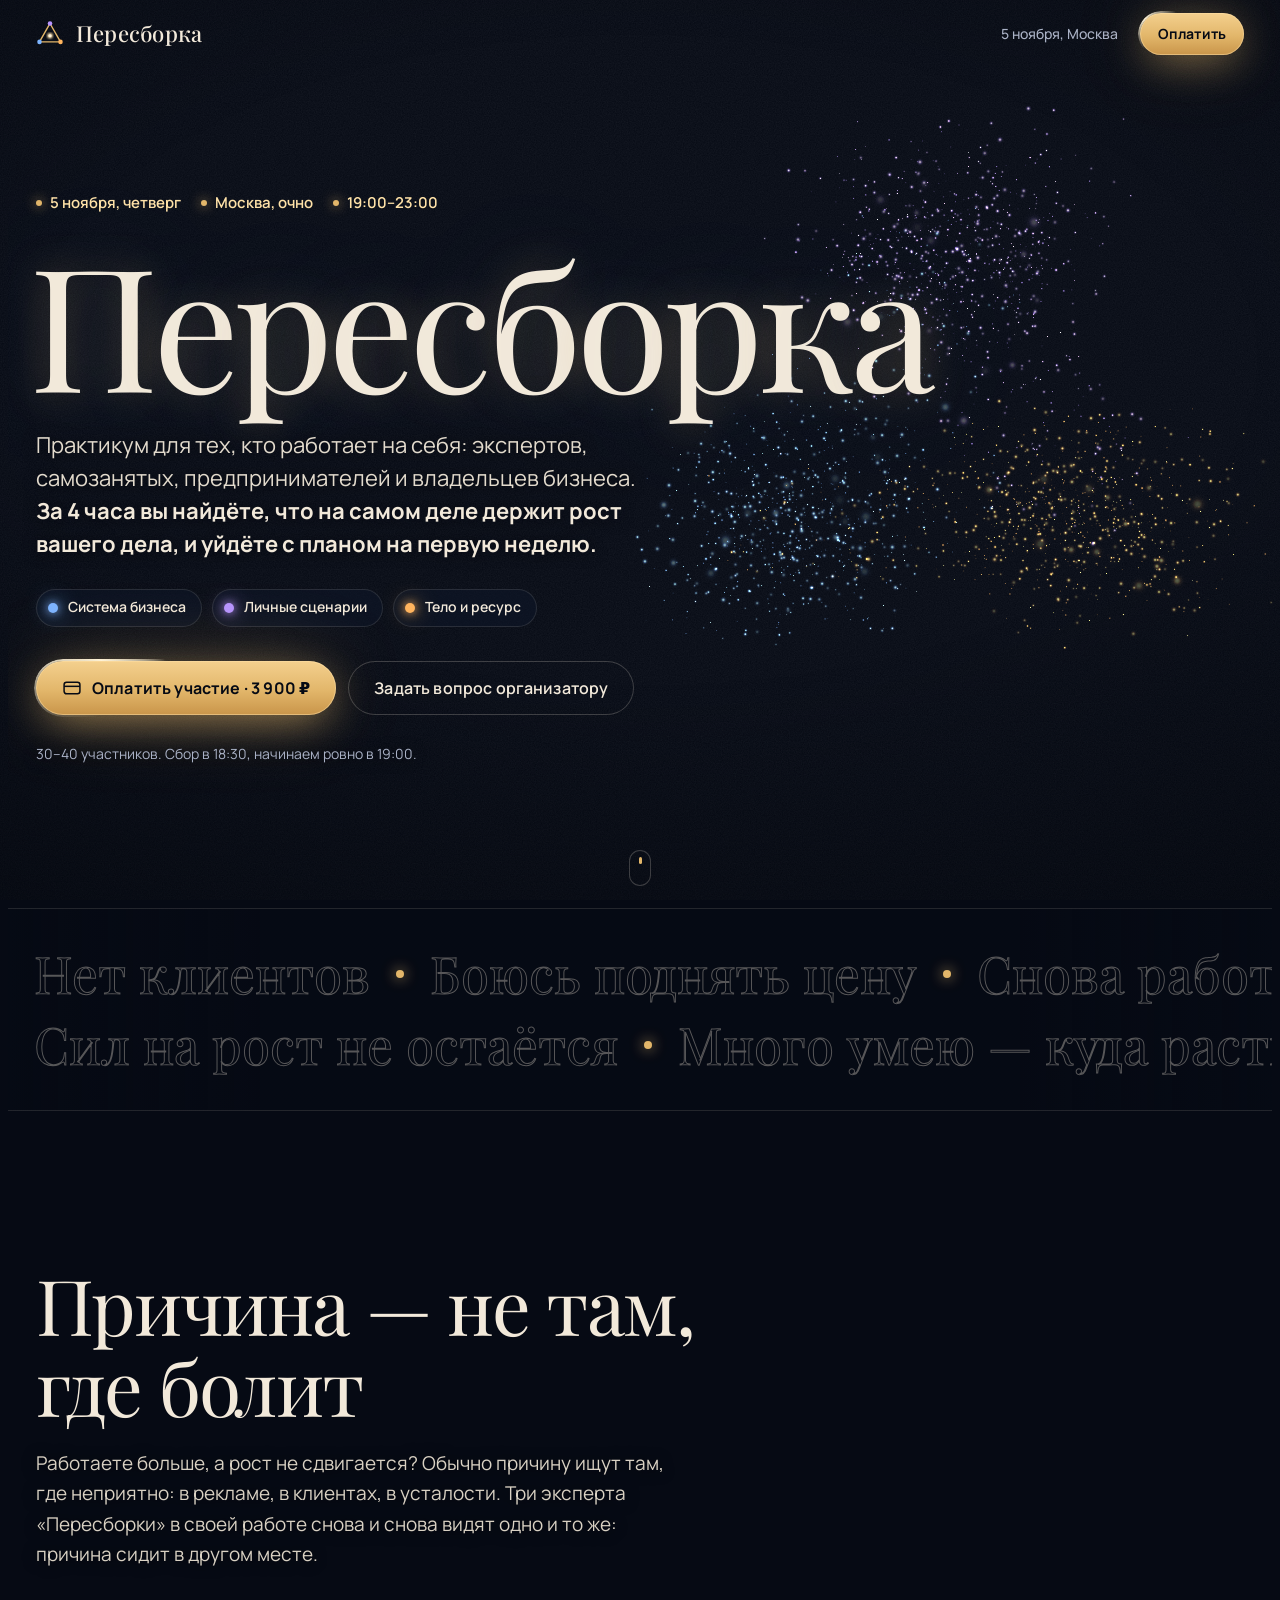
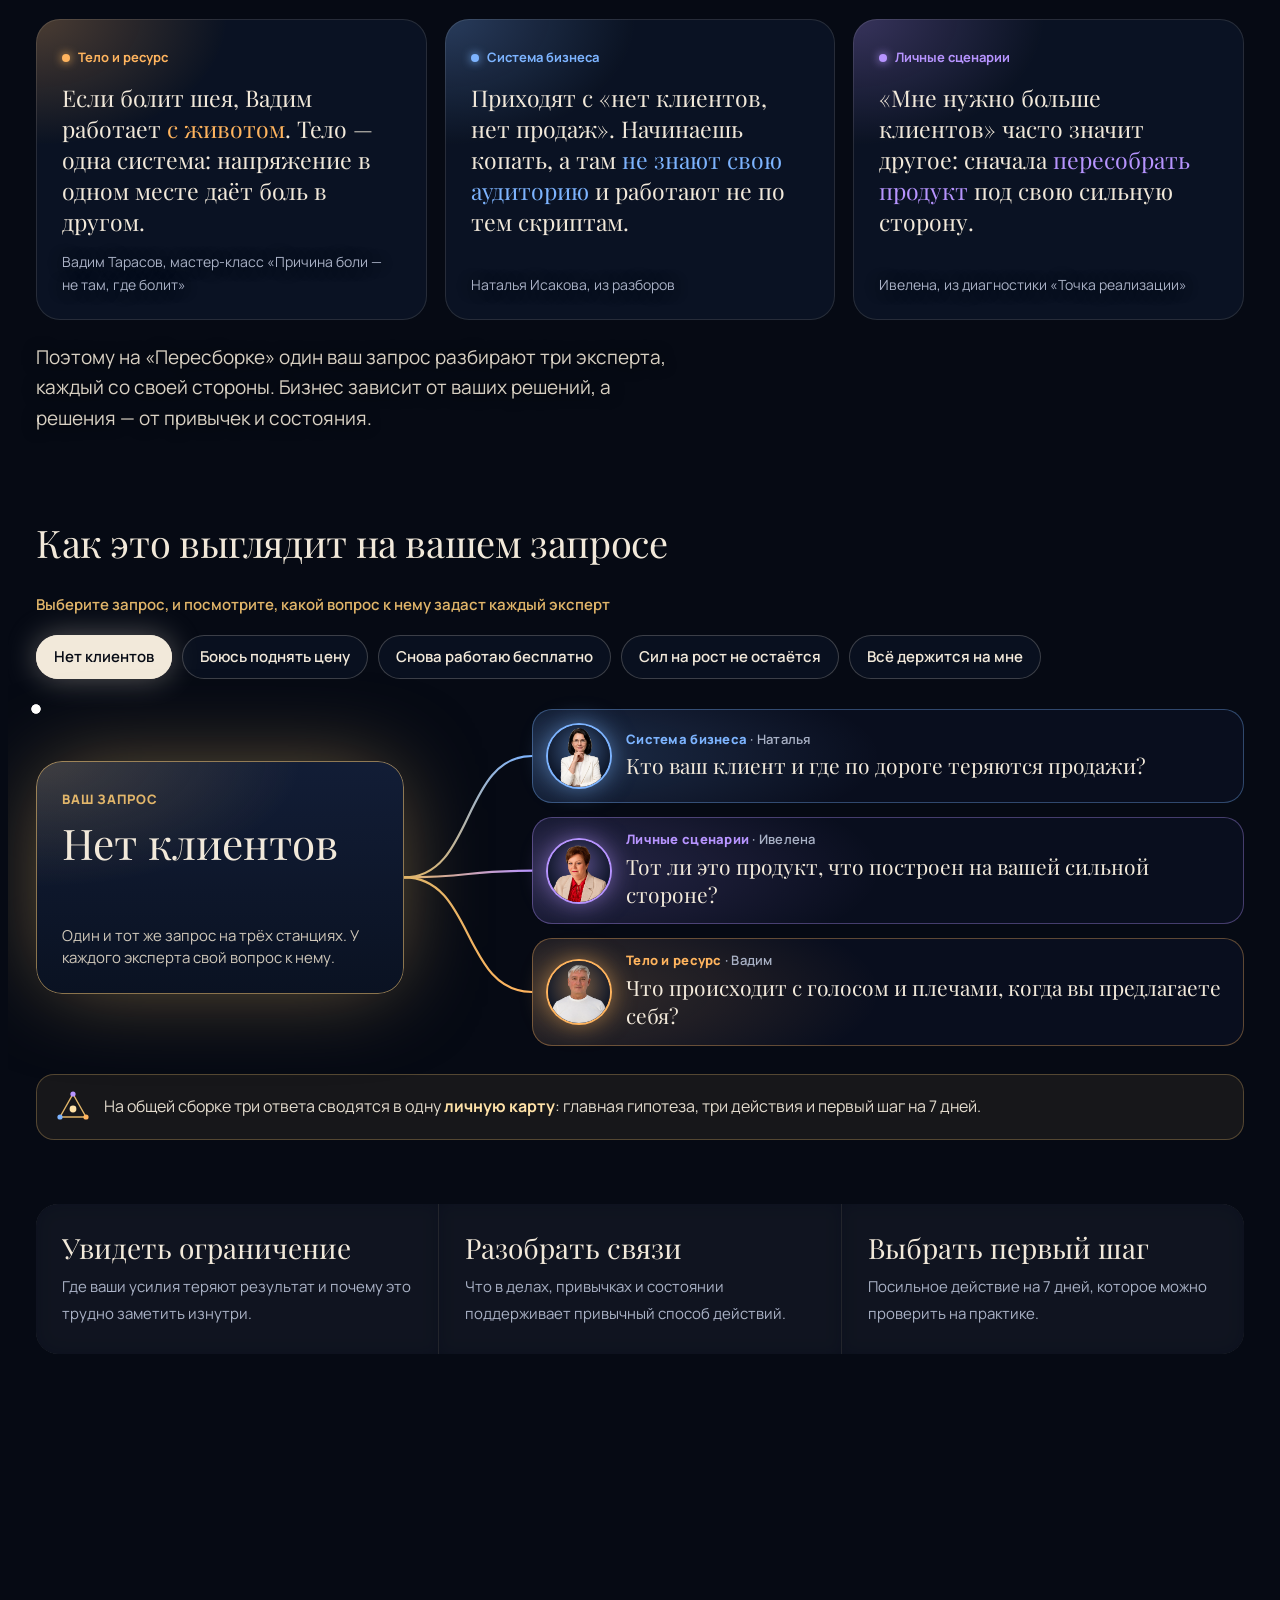
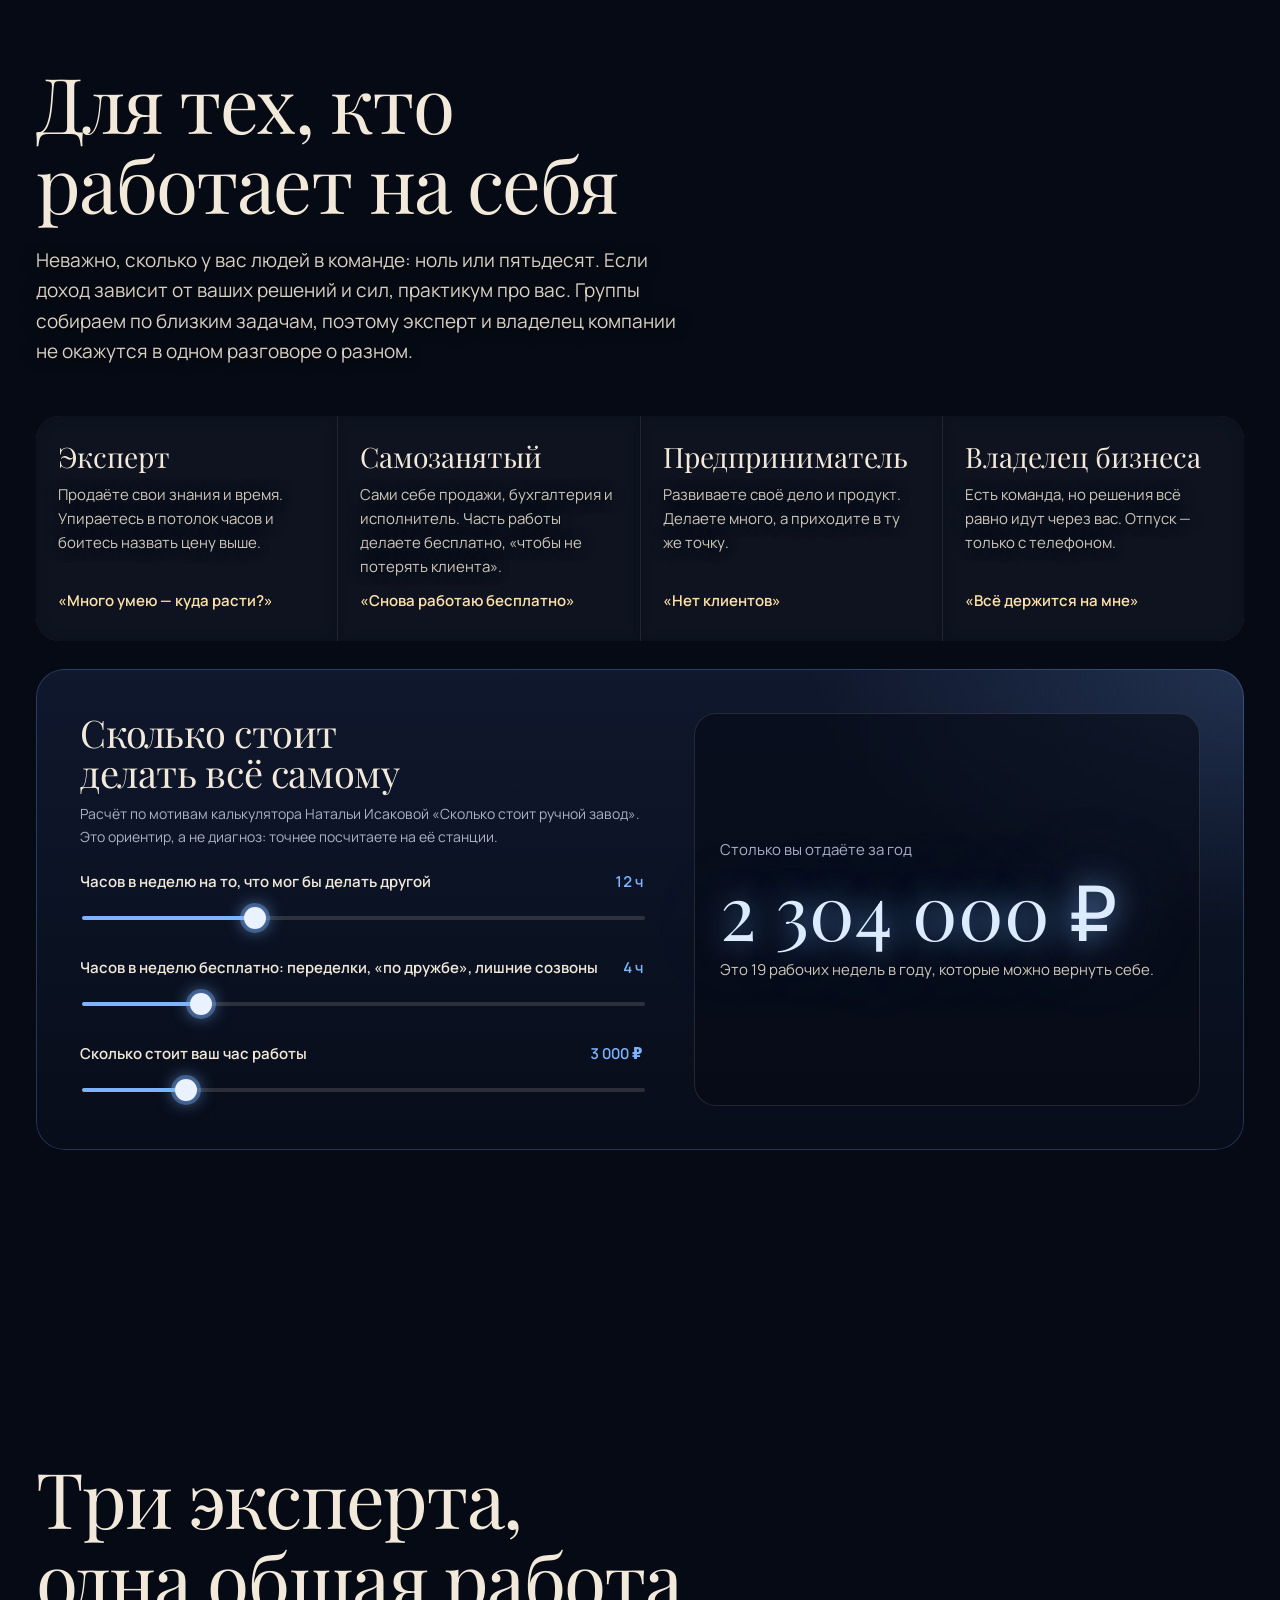
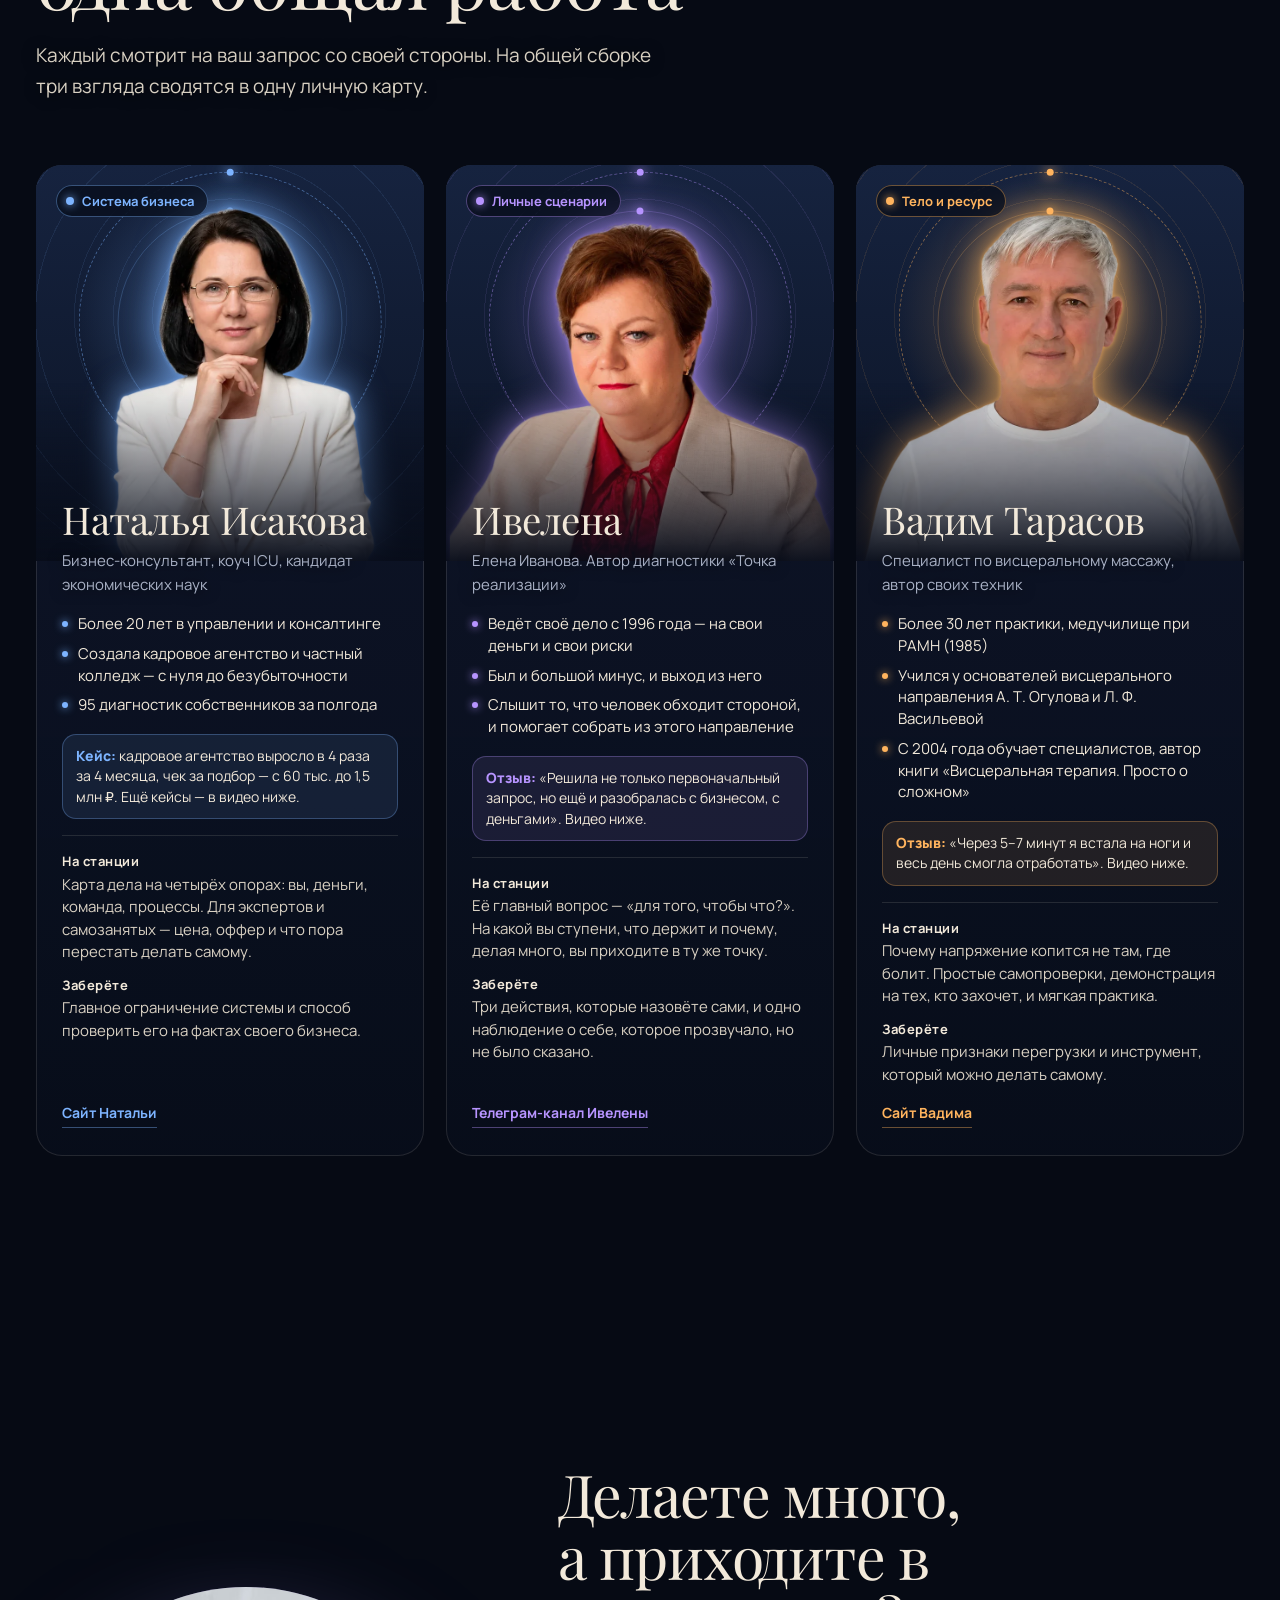
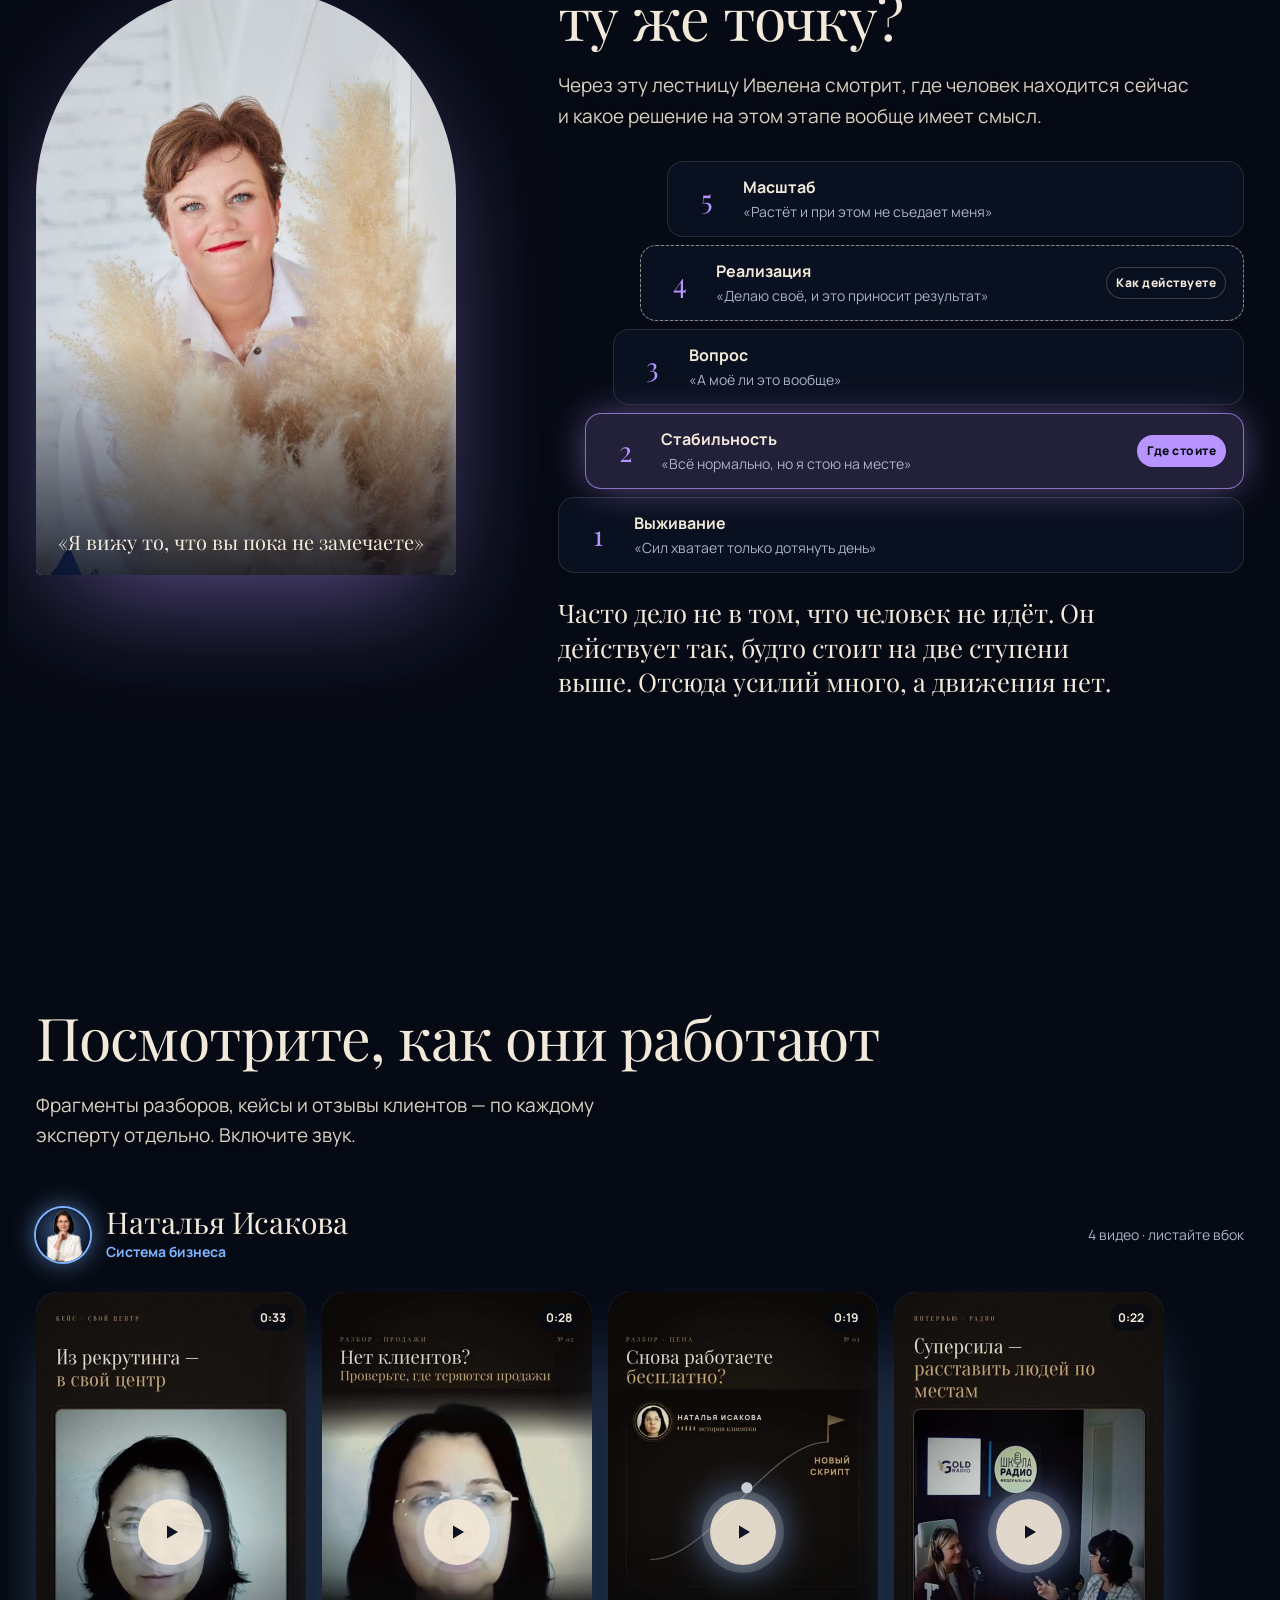
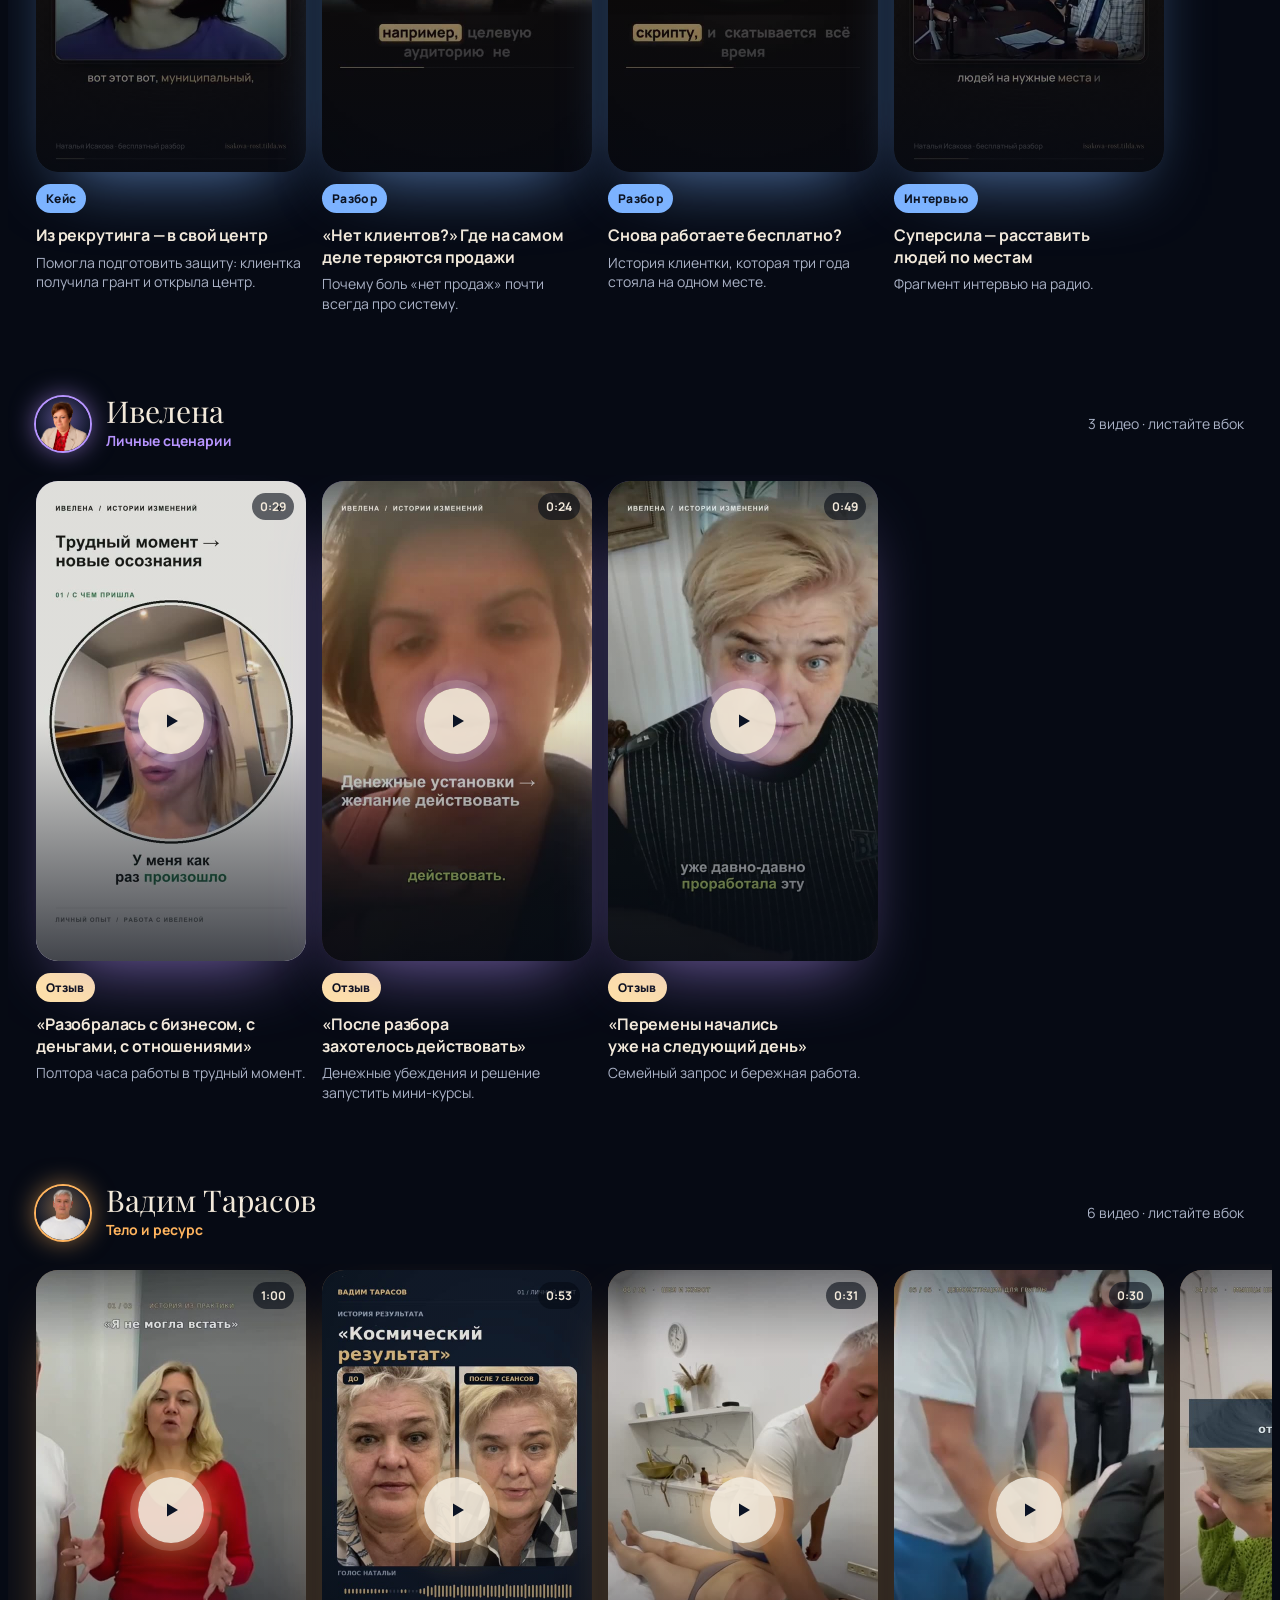
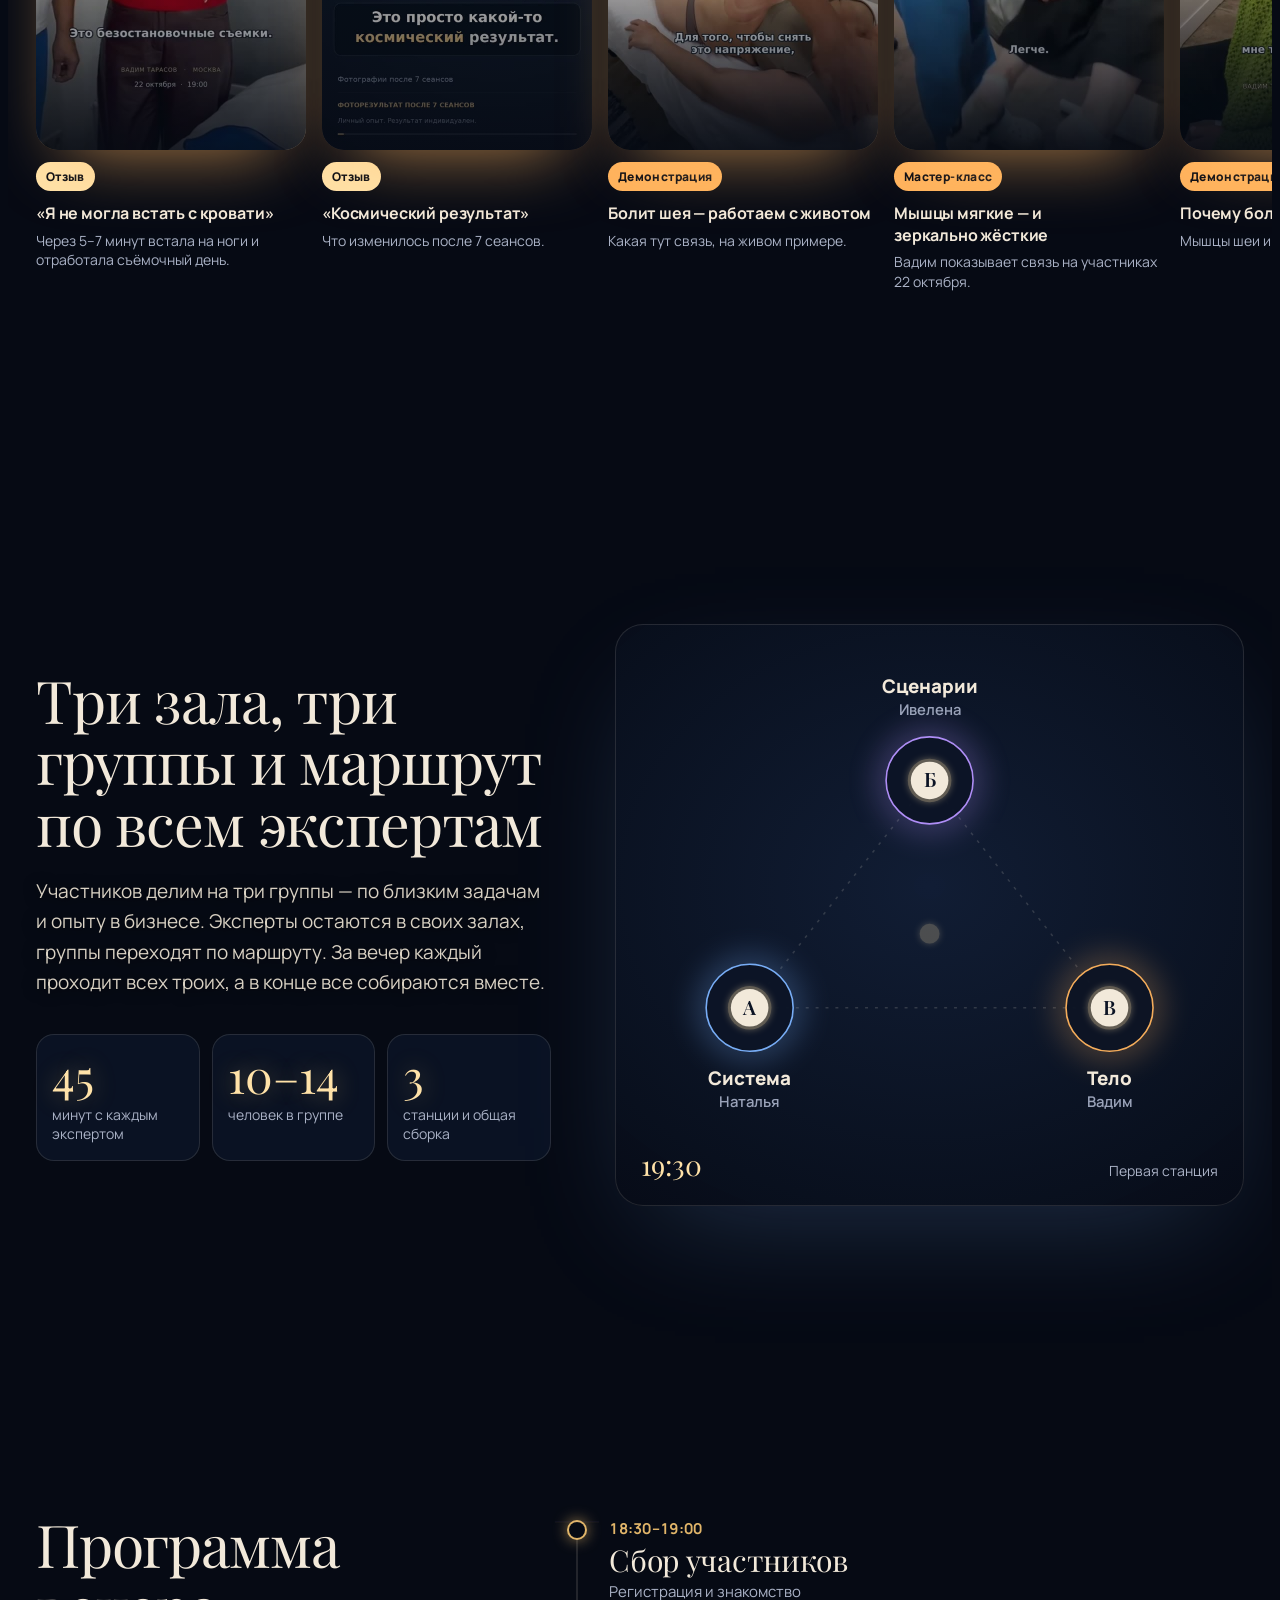
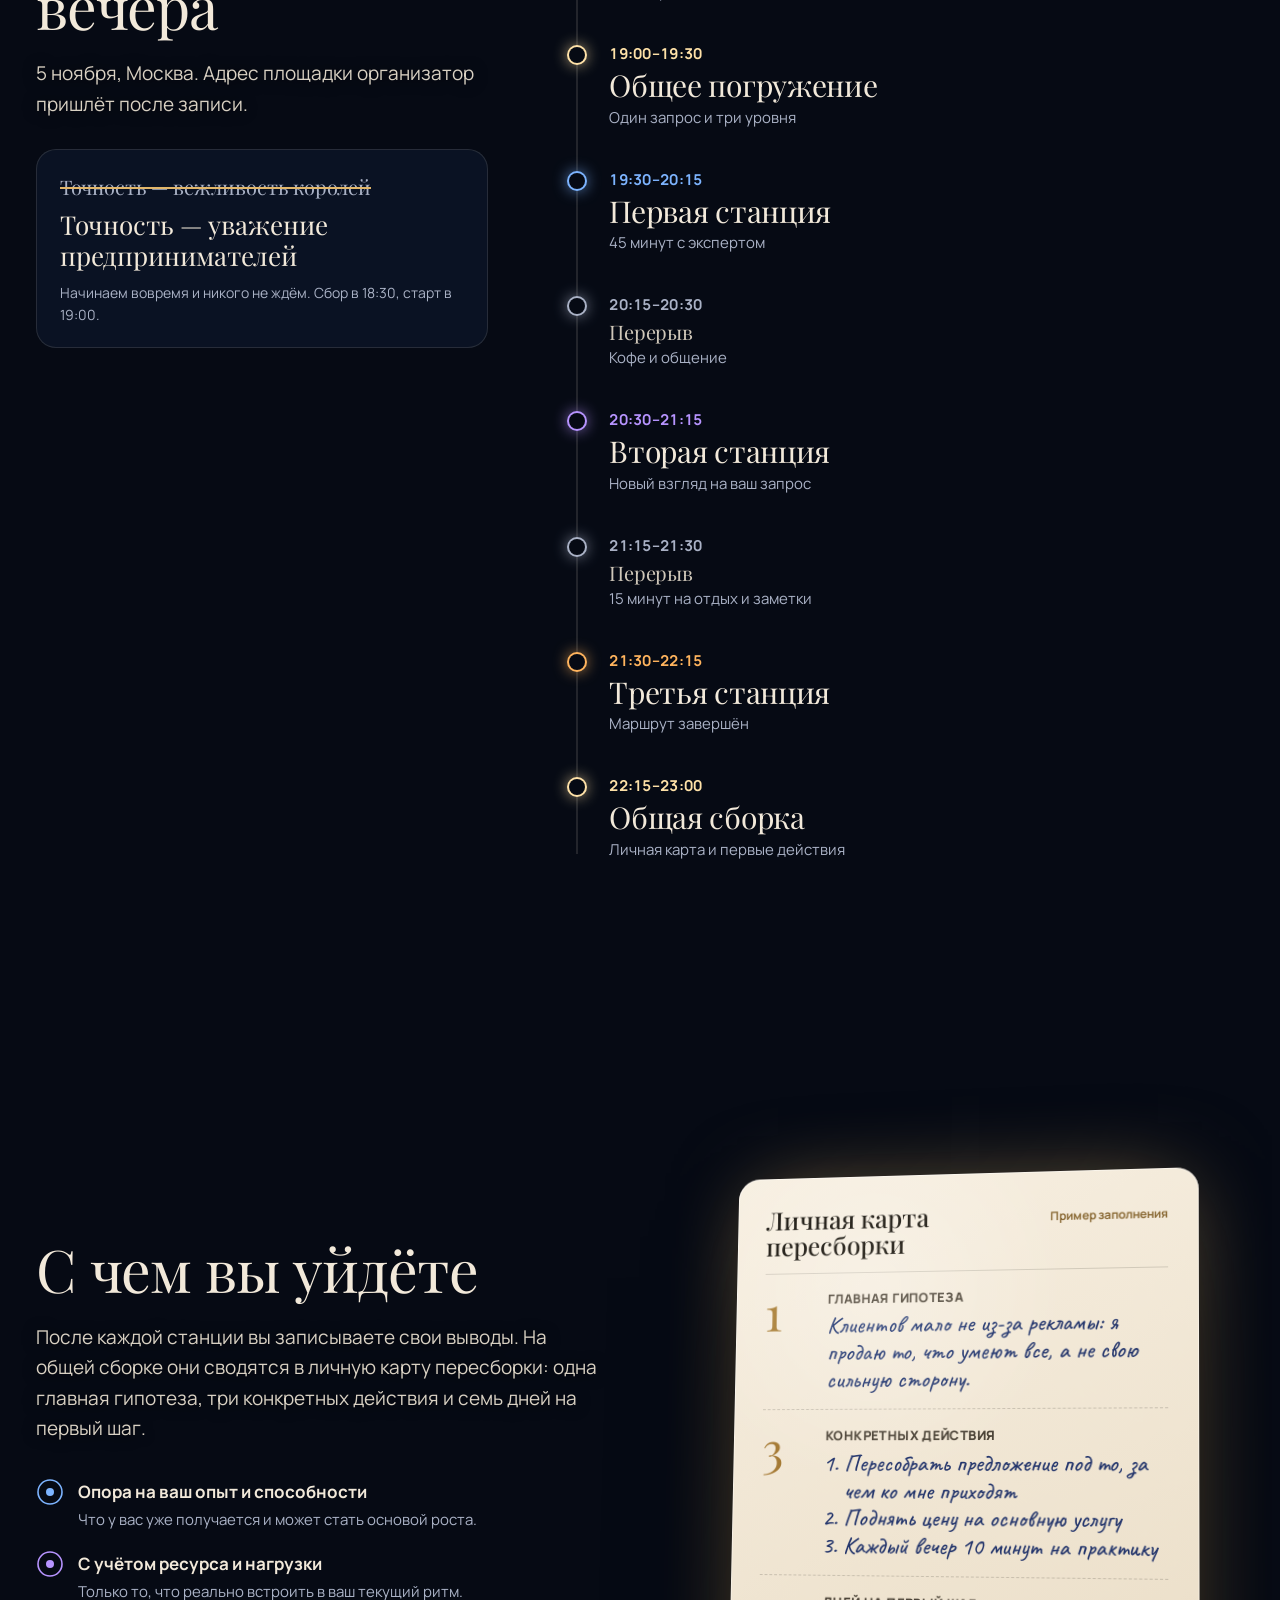
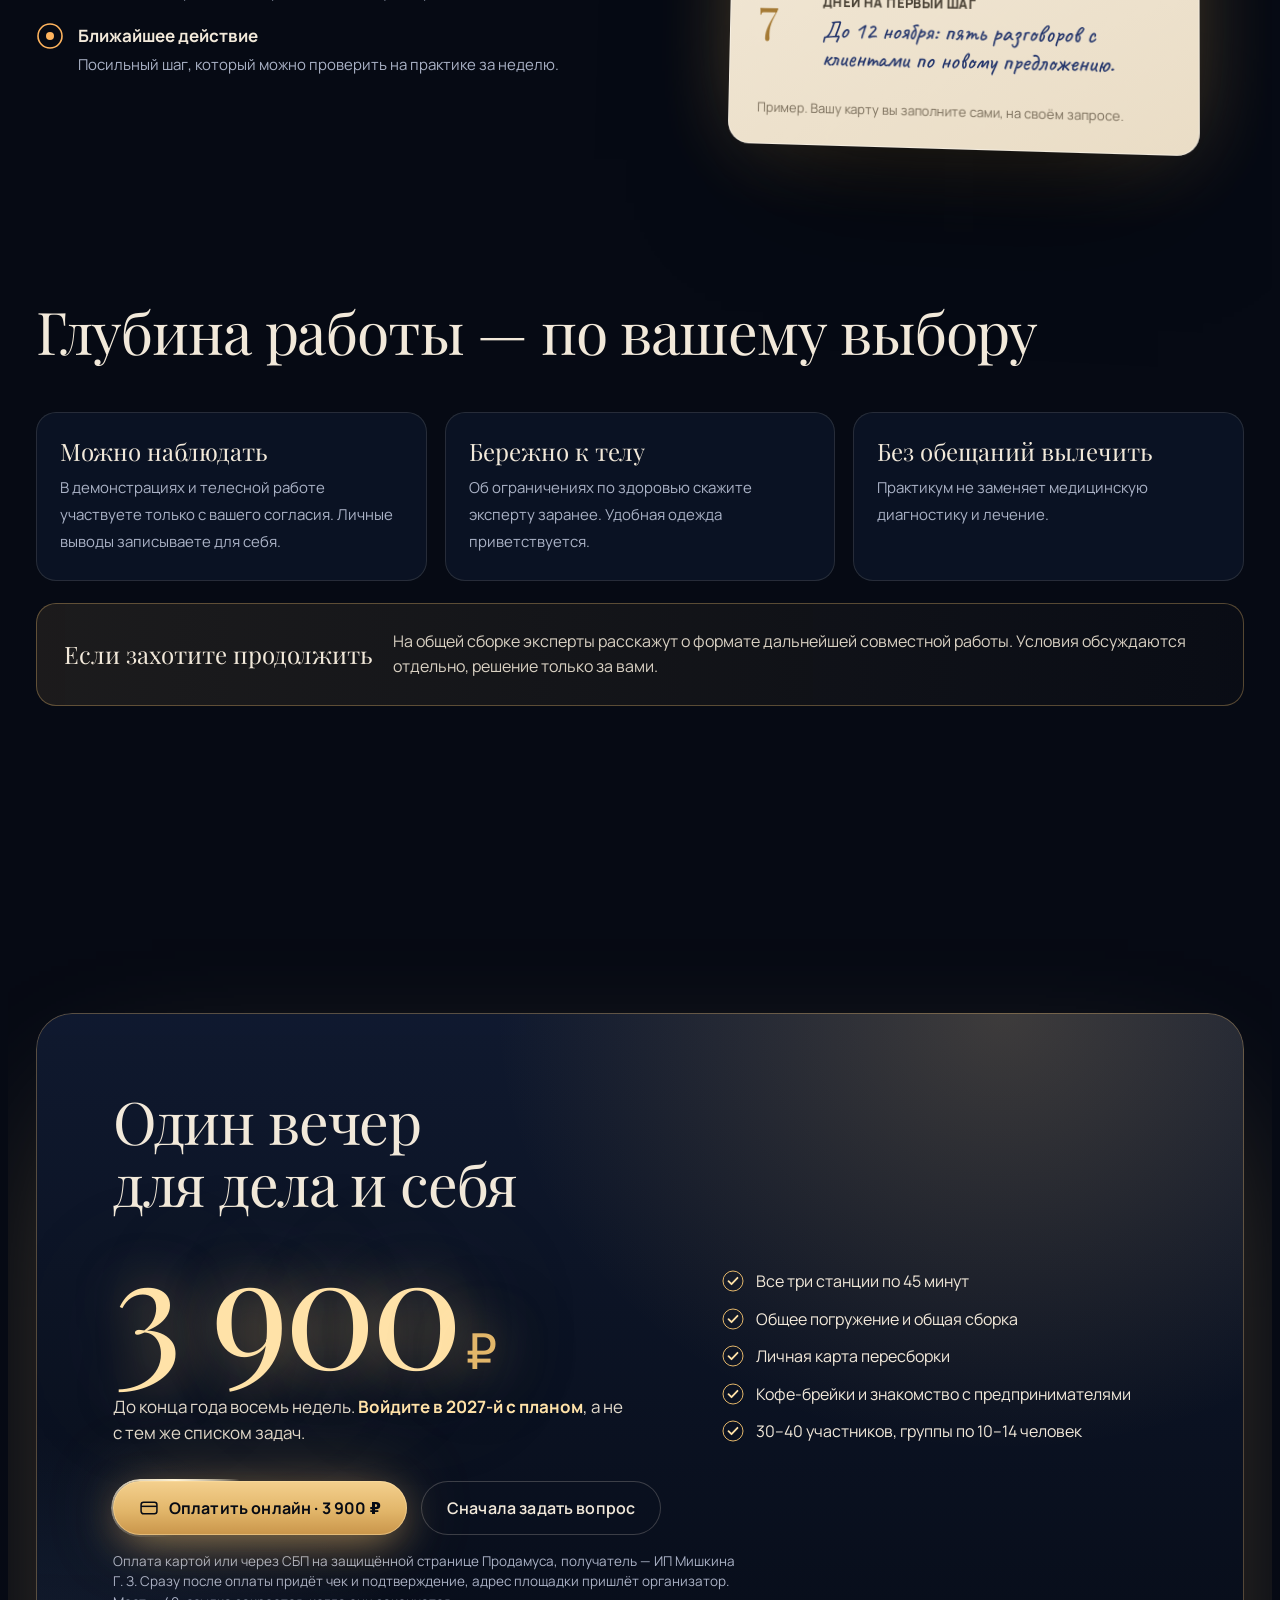
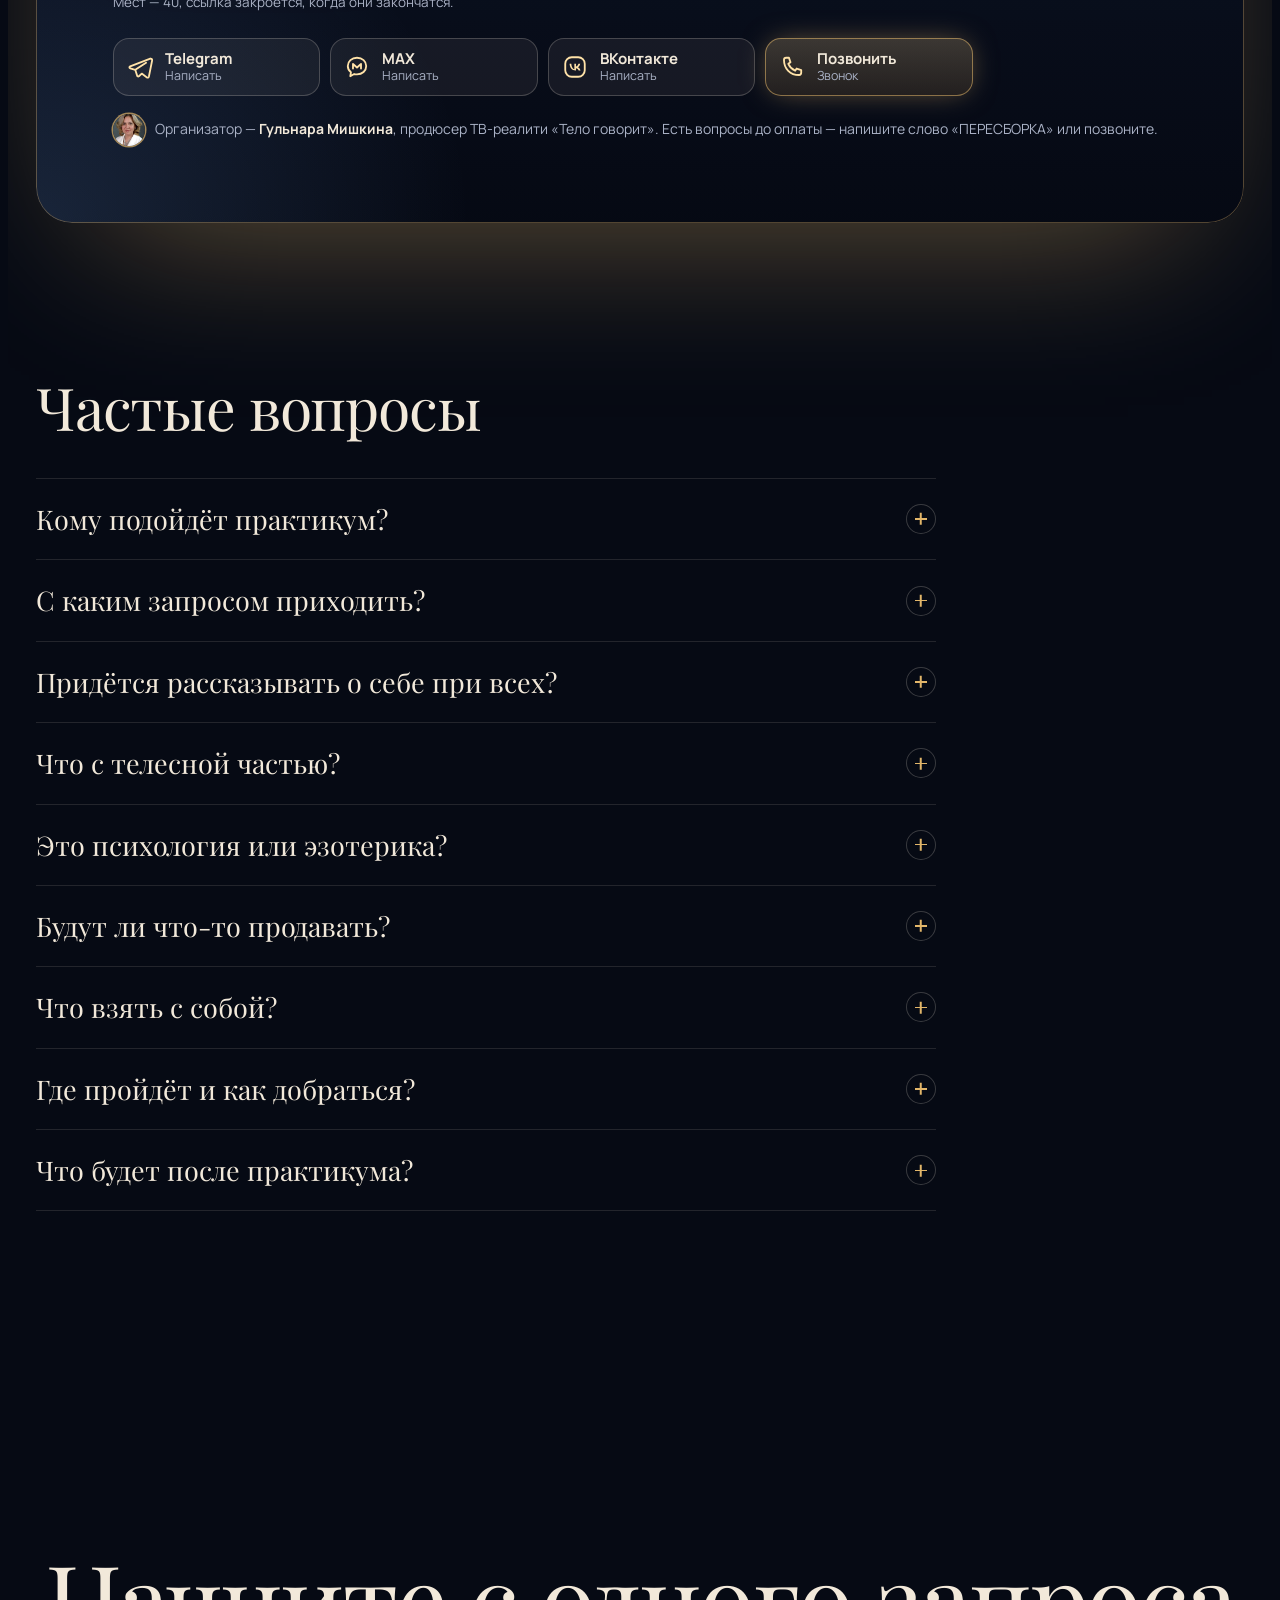
<file: index.html>
<!doctype html>
<html lang="ru">
<head>
<meta charset="utf-8">
<meta name="viewport" content="width=device-width, initial-scale=1, viewport-fit=cover">
<title>Пересборка</title>
<meta name="claude:viewport-fit-sides" content="cover">
<meta name="description" content="Пересборка — практикум для экспертов, самозанятых и предпринимателей. 5 ноября, Москва. Три эксперта разбирают ваш запрос с трёх сторон: система бизнеса, личные сценарии, тело.">
<meta property="og:title" content="Пересборка · 5 ноября · Москва">
<meta property="og:description" content="Практикум для тех, кто работает на себя. За 4 часа найти, что на самом деле держит рост вашего дела, и уйти с планом на первую неделю.">
<meta property="og:type" content="website">
<meta property="og:url" content="https://osipda-ux.github.io/peresborka/">
<link rel="canonical" href="https://osipda-ux.github.io/peresborka/">
<meta property="og:image" content="https://osipda-ux.github.io/peresborka/assets/og.jpg">
<meta name="twitter:card" content="summary_large_image">
<meta name="theme-color" content="#060A14">
<link rel="icon" href="data:image/svg+xml,%3Csvg xmlns='http://www.w3.org/2000/svg' viewBox='0 0 64 64'%3E%3Crect width='64' height='64' rx='14' fill='%230A1222'/%3E%3Cpath d='M32 14 L50 46 H14 Z' fill='none' stroke='%23E2B66A' stroke-width='3'/%3E%3Ccircle cx='32' cy='35' r='5' fill='%23FFE2A8'/%3E%3C/svg%3E">
<link rel="stylesheet" href="assets/fonts.css">
<style>
/* Layout: a fixed field of light behind left-aligned editorial text; one particle system re-forms per section (chaos → three levels → one core). */
:root{
  --ink:#060A14;          /* night */
  --night:#0B1324;        /* deck navy, deepened */
  --navy:#14213B;
  --cream:#F2E9DA;        /* text */
  --muted:#AAB2C6;        /* blue-biased grey */
  --gold:#E2B66A;         /* brand gold */
  --gold-hi:#FFE2A8;
  --sys:#7DB4FF;          /* Система бизнеса */
  --psy:#B794FF;          /* Личные сценарии */
  --body:#FFB45E;         /* Тело и ресурс */
  --line:rgba(242,233,218,.12);
  --line-2:rgba(242,233,218,.22);
  --glass:rgba(16,26,48,.55);
  --serif:"Playfair Display", "Cormorant Garamond", Georgia, "Times New Roman", serif;
  --sans:"Manrope", "Segoe UI", system-ui, -apple-system, Roboto, Arial, sans-serif;
  --hand:"Caveat", "Segoe Print", "Comic Sans MS", cursive;
  --gut:max(16px, env(safe-area-inset-left, 0px));
  --gut-r:max(16px, env(safe-area-inset-right, 0px));
  color-scheme:dark;
}
*{box-sizing:border-box}
[hidden]{display:none!important}
html{background:var(--ink);overflow-x:hidden;overflow-x:clip}
body{background:var(--ink);color:var(--cream);font-family:var(--sans);font-size:17px;line-height:1.6;-webkit-font-smoothing:antialiased;overflow-x:hidden;overflow-x:clip}
body::before{content:"";position:fixed;inset:0 0 auto;height:env(safe-area-inset-top,0px);z-index:60;background:var(--ink)}
img{max-width:100%;display:block}
a{color:inherit}
::selection{background:var(--gold);color:var(--ink)}
:focus-visible{outline:2px solid var(--gold-hi);outline-offset:3px;border-radius:6px}
h1,h2,h3{font-family:var(--serif);font-weight:400;line-height:1.05;margin:0;text-wrap:balance;letter-spacing:-.01em}
p{margin:0}

/* ---------- atmosphere ---------- */
#field{position:fixed;inset:0;width:100%;height:100%;z-index:0;pointer-events:none;display:block}
.grain{position:fixed;inset:0;z-index:1;pointer-events:none;opacity:.07;
  background-image:url("data:image/svg+xml,%3Csvg xmlns='http://www.w3.org/2000/svg' width='160' height='160'%3E%3Cfilter id='n'%3E%3CfeTurbulence type='fractalNoise' baseFrequency='.85' numOctaves='3' stitchTiles='stitch'/%3E%3CfeColorMatrix values='0 0 0 0 1 0 0 0 0 1 0 0 0 0 1 0 0 0 .9 0'/%3E%3C/filter%3E%3Crect width='100%25' height='100%25' filter='url(%23n)'/%3E%3C/svg%3E");
  animation:grain 1.2s steps(6) infinite}
@keyframes grain{0%{background-position:0 0}20%{background-position:-37px 21px}40%{background-position:29px -43px}60%{background-position:-18px -12px}80%{background-position:41px 33px}100%{background-position:0 0}}
.vignette{position:fixed;inset:0;z-index:1;pointer-events:none;background:radial-gradient(120% 90% at 50% 40%,transparent 40%,rgba(3,6,12,.75) 100%)}
.spot{position:fixed;left:0;top:0;width:620px;height:620px;margin:-310px 0 0 -310px;border-radius:50%;z-index:1;pointer-events:none;
  background:radial-gradient(closest-side,rgba(226,182,106,.10),transparent);opacity:0;transition:opacity .6s}
main,header.top,footer{position:relative;z-index:2}

.wrap{max-width:1240px;margin:0 auto;padding-left:var(--gut);padding-right:var(--gut)}
section{position:relative}

/* ---------- top bar ---------- */
header.top{position:fixed;top:env(safe-area-inset-top,0px);left:0;right:0;z-index:50;transition:background .4s,backdrop-filter .4s,border-color .4s;border-bottom:1px solid transparent}
header.top.scrolled{background:rgba(6,10,20,.72);backdrop-filter:blur(14px);-webkit-backdrop-filter:blur(14px);border-color:var(--line)}
.bar{display:flex;align-items:center;justify-content:space-between;gap:16px;height:68px}
.brand{display:flex;align-items:center;gap:12px;text-decoration:none}
.brand svg{width:28px;height:28px;flex:none}
.brand b{font-family:var(--serif);font-weight:500;font-size:22px;letter-spacing:.01em}
.bar-meta{color:var(--muted);font-size:14px;font-weight:500}
.bar-right{display:flex;align-items:center;gap:22px}

/* ---------- buttons ---------- */
.btn{--h:54px;position:relative;display:inline-flex;align-items:center;justify-content:center;gap:10px;height:var(--h);padding:0 26px;border-radius:999px;border:0;cursor:pointer;
  font:700 16px/1 var(--sans);letter-spacing:.01em;text-decoration:none;color:var(--ink);isolation:isolate;white-space:nowrap}
.btn-gold{background:linear-gradient(180deg,#F4D08E,#E2B66A 55%,#C9954A);box-shadow:0 0 0 1px rgba(255,226,168,.5) inset,0 10px 40px -8px rgba(226,182,106,.65),0 0 80px -10px rgba(226,182,106,.45);transition:transform .25s,box-shadow .25s}
.btn-gold::before{content:"";position:absolute;inset:-2px;border-radius:inherit;z-index:-1;padding:2px;
  background:conic-gradient(from var(--a,0deg),transparent 0 70%,#FFF3D6 80%,transparent 90%);
  -webkit-mask:linear-gradient(#000 0 0) content-box,linear-gradient(#000 0 0);-webkit-mask-composite:xor;mask-composite:exclude;animation:spin 3.2s linear infinite}
@property --a{syntax:"<angle>";inherits:false;initial-value:0deg}
@keyframes spin{to{--a:360deg}}
.btn-gold:hover{transform:translateY(-2px);box-shadow:0 0 0 1px rgba(255,226,168,.7) inset,0 16px 50px -8px rgba(226,182,106,.8),0 0 110px -6px rgba(226,182,106,.55)}
.btn-ghost{background:transparent;color:var(--cream);box-shadow:0 0 0 1px var(--line-2) inset;font-weight:600}
.btn-ghost:hover{box-shadow:0 0 0 1px var(--gold) inset;color:var(--gold-hi)}
.btn-sm{--h:42px;padding:0 18px;font-size:14px}

/* ---------- hero ---------- */
.hero{padding-top:calc(130px + env(safe-area-inset-top,0px));padding-bottom:90px;min-height:min(980px,100vh);min-height:min(980px,100svh);display:flex;align-items:center;overflow:hidden;overflow:clip}
.hero>.wrap{width:100%}
.hero-grid{display:grid;grid-template-columns:minmax(0,1fr);gap:28px}
.when{display:flex;flex-wrap:wrap;gap:8px 20px;color:var(--gold-hi);font-weight:600;font-size:15px}
.when span{display:inline-flex;align-items:center;gap:8px}
.when span::before{content:"";width:6px;height:6px;border-radius:50%;background:var(--gold);box-shadow:0 0 12px var(--gold)}
.h1{font-size:clamp(42px,13.4vw,212px);white-space:nowrap;line-height:.92;letter-spacing:-.035em;font-weight:400;margin-left:-.04em;
  color:var(--cream);text-shadow:0 0 40px rgba(226,182,106,.28),0 0 120px rgba(125,180,255,.18)}
.h1 .ch{display:inline-block;will-change:transform,opacity,filter}
.lead{max-width:620px;font-size:clamp(18px,1.9vw,22px);line-height:1.5;color:#E3DBCD}
.lead b{color:var(--cream);font-weight:700}
.levels{display:flex;flex-wrap:wrap;gap:10px}
.lvl{display:inline-flex;align-items:center;gap:10px;height:38px;padding:0 16px 0 12px;border-radius:999px;background:rgba(14,22,40,.6);box-shadow:0 0 0 1px var(--line) inset;font-size:14px;font-weight:600;backdrop-filter:blur(6px);-webkit-backdrop-filter:blur(6px)}
.lvl i{width:10px;height:10px;border-radius:50%;background:var(--c);box-shadow:0 0 10px var(--c),0 0 22px var(--c)}
.hero-cta{display:flex;flex-wrap:wrap;gap:12px;align-items:center;margin-top:6px}
.hero-note{color:var(--muted);font-size:14px}
.scroll-cue{position:absolute;left:50%;bottom:22px;transform:translateX(-50%);width:22px;height:36px;border-radius:12px;box-shadow:0 0 0 1px var(--line-2) inset}
.scroll-cue::after{content:"";position:absolute;left:50%;top:7px;width:3px;height:7px;margin-left:-1.5px;border-radius:2px;background:var(--gold);animation:cue 1.8s ease-in-out infinite}
@keyframes cue{0%{opacity:0;transform:translateY(0)}30%{opacity:1}100%{opacity:0;transform:translateY(12px)}}

/* ---------- marquee ---------- */
.marquee{padding-block:34px;overflow:hidden;border-block:1px solid var(--line);background:linear-gradient(90deg,rgba(6,10,20,.9),rgba(6,10,20,.4) 20%,rgba(6,10,20,.4) 80%,rgba(6,10,20,.9))}
.mq-row{display:flex;gap:0;white-space:nowrap;width:max-content;animation:mq 60s linear infinite}
.mq-row.rev{animation-direction:reverse;animation-duration:70s;margin-top:10px}
.mq-row span{font-family:var(--serif);font-size:clamp(28px,4vw,52px);line-height:1.2;padding:0 26px;color:transparent;-webkit-text-stroke:1px rgba(242,233,218,.35);transition:color .4s,text-shadow .4s}
.mq-row span:hover{color:var(--cream);-webkit-text-stroke-color:transparent;text-shadow:0 0 30px rgba(226,182,106,.6)}
.mq-row em{display:inline-block;align-self:center;width:8px;height:8px;border-radius:50%;background:var(--gold);box-shadow:0 0 14px var(--gold)}
@keyframes mq{to{transform:translateX(-50%)}}

/* ---------- section scaffolding ---------- */
.sec{padding-block:clamp(90px,12vw,170px)}
.h2{font-size:clamp(40px,6vw,84px);letter-spacing:-.025em}
.h2-sm{font-size:clamp(34px,4.6vw,60px);letter-spacing:-.02em}
.intro{max-width:640px;color:#D9D1C3;font-size:clamp(17px,1.6vw,19px);margin-top:22px}
.kicker{color:var(--gold);font-weight:600;font-size:15px;margin-bottom:18px;display:block}

/* ---------- decoder: one request, three questions ---------- */
.chips{display:flex;flex-wrap:wrap;gap:10px;margin-bottom:10px}
.chip{appearance:none;border:0;cursor:pointer;min-height:44px;padding:10px 18px;border-radius:999px;font:600 15px/1.2 var(--sans);color:var(--cream);background:rgba(14,22,40,.55);box-shadow:0 0 0 1px var(--line-2) inset;transition:background .3s,box-shadow .3s,color .3s}
.chip:hover{box-shadow:0 0 0 1px var(--gold) inset}
.chip[aria-pressed="true"]{background:var(--cream);color:var(--ink);box-shadow:0 0 0 1px var(--cream) inset,0 0 30px rgba(242,233,218,.35)}
.dec{margin-top:30px}
.dec-stage{position:relative;display:grid;grid-template-columns:minmax(0,.75fr) minmax(0,1.45fr);gap:clamp(70px,10vw,150px);align-items:center;margin-top:30px}
.dec-lines{position:absolute;left:0;top:0;width:100%;height:100%;pointer-events:none;overflow:visible;z-index:0}
.dec-req{position:relative;z-index:1;padding:28px 26px 26px;border-radius:26px;
  background:radial-gradient(120% 90% at 0% 0%,rgba(226,182,106,.22),transparent 60%),linear-gradient(180deg,#121D36,#0A1222);
  box-shadow:0 0 0 1px rgba(226,182,106,.6) inset,0 0 90px -16px rgba(226,182,106,.55)}
.dec-k{display:block;font-size:13px;font-weight:800;letter-spacing:.06em;color:var(--gold)}
.dec-req b{display:block;font-family:var(--serif);font-weight:400;font-size:clamp(30px,3.3vw,44px);line-height:1.08;margin-top:10px;min-height:2.16em}
.dec-hint{display:block;margin-top:14px;color:#CFC7B9;font-size:15px;line-height:1.45}
.dec-views{position:relative;z-index:1;display:grid;gap:14px}
.dview{position:relative;display:grid;grid-template-columns:62px minmax(0,1fr);gap:16px;align-items:center;padding:16px 20px 16px 16px;border-radius:20px;background:rgba(10,17,33,.82);box-shadow:0 0 0 1px color-mix(in srgb,var(--c) 35%,transparent) inset;backdrop-filter:blur(10px);-webkit-backdrop-filter:blur(10px)}
.dview::before{content:"";position:absolute;inset:0;border-radius:inherit;background:radial-gradient(70% 140% at 0% 50%,color-mix(in srgb,var(--c) 20%,transparent),transparent 70%);pointer-events:none}
.av{position:relative;width:62px;height:62px;border-radius:50%;object-fit:cover;object-position:50% 12%;background:radial-gradient(circle at 50% 40%,color-mix(in srgb,var(--c) 45%,#0B1324),#0B1324 75%);box-shadow:0 0 0 2px var(--c),0 0 26px color-mix(in srgb,var(--c) 65%,transparent)}
.dview h3{position:relative;font-family:var(--sans);font-size:13px;font-weight:800;letter-spacing:.02em;color:var(--c);margin-bottom:5px}
.dview h3 span{color:var(--muted);font-weight:600}
.dview p{position:relative;font-family:var(--serif);font-size:clamp(18px,1.7vw,21px);line-height:1.35;color:var(--cream)}
.dec-sum{display:flex;align-items:center;gap:14px;flex-wrap:wrap;margin-top:28px;padding:16px 20px;border-radius:18px;background:rgba(226,182,106,.08);box-shadow:0 0 0 1px rgba(226,182,106,.3) inset;color:#E3DBCD;font-size:16px}
.dec-sum svg{flex:none;width:34px;height:34px}
.dec-sum b{color:var(--gold-hi)}
.thesis{margin-top:64px;display:grid;grid-template-columns:repeat(3,minmax(0,1fr));gap:1px;background:var(--line);border-radius:22px;overflow:hidden}
.thesis div{background:rgba(8,13,26,.82);padding:28px 26px;backdrop-filter:blur(8px);-webkit-backdrop-filter:blur(8px)}
.thesis b{display:block;font-family:var(--serif);font-weight:400;font-size:clamp(22px,2.2vw,28px);line-height:1.15;margin-bottom:8px}
.thesis span{color:var(--muted);font-size:15px}

/* ---------- experts ---------- */
.experts{display:grid;grid-template-columns:repeat(3,minmax(0,1fr));gap:22px;margin-top:64px}
.ex{position:relative;border-radius:26px;background:linear-gradient(180deg,rgba(18,28,52,.75),rgba(8,13,26,.9));box-shadow:0 0 0 1px var(--line) inset;overflow:hidden;display:flex;flex-direction:column;transition:box-shadow .5s,transform .5s}
.ex:hover{box-shadow:0 0 0 1px color-mix(in srgb,var(--c) 60%,transparent) inset,0 30px 90px -30px color-mix(in srgb,var(--c) 55%,transparent)}
.ex-photo{position:relative;aspect-ratio:1/1.02;overflow:hidden;max-width:100%;
  background:radial-gradient(55% 50% at 50% 38%,color-mix(in srgb,var(--c) 34%,transparent),transparent 72%),repeating-radial-gradient(circle at 50% 38%,transparent 0 38px,color-mix(in srgb,var(--c) 9%,transparent) 38px 39px),linear-gradient(180deg,#16233F,#0B1324)}
.ex-photo img{position:absolute;inset:0;z-index:1;width:100%;height:100%;object-fit:cover;object-position:50% 100%;transform:translateY(4%) scale(.98);transform-origin:50% 100%;
  filter:drop-shadow(0 0 18px color-mix(in srgb,var(--c) 55%,transparent)) drop-shadow(0 0 2px color-mix(in srgb,var(--c) 80%,transparent));transition:transform 1.2s cubic-bezier(.2,.7,.2,1),filter .8s}
.ex:hover .ex-photo img{filter:drop-shadow(0 0 30px color-mix(in srgb,var(--c) 75%,transparent)) drop-shadow(0 0 2px var(--c))}
.ex-photo::after{content:"";position:absolute;inset:0;z-index:1;background:linear-gradient(180deg,transparent 55%,rgba(8,13,26,.97) 100%)}
.ex-photo .sheen{position:absolute;inset:0;z-index:2;background:linear-gradient(105deg,transparent 35%,rgba(255,255,255,.18) 50%,transparent 65%);transform:translateX(-120%);transition:transform 1.1s}
.ex:hover .sheen{transform:translateX(120%)}
.ex-tag{position:absolute;left:20px;top:20px;z-index:3;display:inline-flex;align-items:center;gap:8px;height:32px;padding:0 14px 0 10px;border-radius:999px;background:rgba(6,10,20,.65);backdrop-filter:blur(8px);-webkit-backdrop-filter:blur(8px);font-size:13px;font-weight:700;color:var(--c);box-shadow:0 0 0 1px color-mix(in srgb,var(--c) 40%,transparent) inset}
.ex-tag i{width:8px;height:8px;border-radius:50%;background:var(--c);box-shadow:0 0 10px var(--c)}
.ex-body{padding:0 26px 28px;margin-top:-62px;position:relative;z-index:3;display:flex;flex-direction:column;gap:16px;flex:1}
.ex-body h3{font-size:clamp(32px,3vw,40px)}
.ex-role{color:var(--muted);font-size:15px;margin-top:-6px}
.facts{list-style:none;margin:0;padding:0;display:grid;gap:8px}
.facts li{display:flex;gap:10px;font-size:15px;line-height:1.45}
.facts li::before{content:"";flex:none;width:6px;height:6px;margin-top:8px;border-radius:50%;background:var(--c);box-shadow:0 0 8px var(--c)}
.ex-st{border-top:1px solid var(--line);padding-top:16px;display:grid;gap:12px;font-size:15px;line-height:1.5;color:#D9D1C3}
.ex-st b{display:block;color:var(--cream);font-size:13px;letter-spacing:.04em;margin-bottom:2px;font-weight:700}
.ex-link{margin-top:auto;align-self:flex-start;color:var(--c);font-weight:700;font-size:14px;text-decoration:none;border-bottom:1px solid color-mix(in srgb,var(--c) 40%,transparent);padding-bottom:2px}
.ex-link:hover{border-color:var(--c)}

/* ---------- format / route ---------- */
.format{display:grid;grid-template-columns:minmax(0,.9fr) minmax(0,1.1fr);gap:clamp(30px,5vw,80px);align-items:center}
.stats{display:grid;grid-template-columns:repeat(3,minmax(0,1fr));gap:12px;margin-top:36px}
.stat{padding:18px 16px;border-radius:18px;background:var(--glass);box-shadow:0 0 0 1px var(--line) inset}
.stat b{display:block;font-family:var(--serif);font-weight:400;font-size:clamp(34px,3.6vw,48px);line-height:1;color:var(--gold-hi);text-shadow:0 0 24px rgba(226,182,106,.45);font-variant-numeric:tabular-nums}
.stat span{display:block;margin-top:8px;font-size:14px;color:var(--muted);line-height:1.35}
.route{position:relative;border-radius:28px;background:radial-gradient(90% 80% at 50% 45%,rgba(20,33,59,.85),rgba(6,10,20,.92));box-shadow:0 0 0 1px var(--line) inset,0 40px 120px -40px rgba(125,180,255,.25);padding:18px;overflow:hidden}
.route svg{width:100%;height:auto;display:block}
.route-clock{display:flex;justify-content:space-between;align-items:baseline;gap:12px;padding:6px 8px 0;flex-wrap:wrap}
.route-clock b{font-family:var(--serif);font-weight:400;font-size:28px;font-variant-numeric:tabular-nums;color:var(--gold-hi)}
.route-clock span{color:var(--muted);font-size:14px}

/* ---------- program ---------- */
.program{display:grid;grid-template-columns:minmax(0,.8fr) minmax(0,1.2fr);gap:clamp(30px,6vw,96px);align-items:start}
.prog-side{position:sticky;top:120px}
.punct{margin-top:30px;padding:22px 24px;border-radius:20px;background:var(--glass);box-shadow:0 0 0 1px var(--line) inset}
.punct s{color:var(--muted);text-decoration-color:var(--gold);font-family:var(--serif);font-size:20px}
.punct p{font-family:var(--serif);font-size:26px;line-height:1.2;margin-top:6px}
.punct small{display:block;color:var(--muted);font-size:14px;margin-top:10px}
.tl{position:relative;padding-left:44px;list-style:none;margin:0}
.tl::before{content:"";position:absolute;left:11px;top:8px;bottom:8px;width:2px;background:var(--line)}
.tl-box{position:relative}
.tl-fill{position:absolute;z-index:1;left:11px;top:8px;bottom:8px;width:2px;background:linear-gradient(180deg,var(--sys),var(--psy),var(--body),var(--gold-hi));transform-origin:top;transform:scaleY(1);box-shadow:0 0 14px rgba(226,182,106,.7)}
.tl li{position:relative;padding:4px 0 34px}
.tl li:last-child{padding-bottom:0}
.tl li::before{content:"";position:absolute;left:-40px;top:9px;width:16px;height:16px;border-radius:50%;background:var(--ink);box-shadow:0 0 0 2px var(--c,var(--gold)),0 0 16px var(--c,var(--gold))}
.tl time{display:block;font-weight:700;color:var(--c,var(--gold));font-size:15px;font-variant-numeric:tabular-nums;letter-spacing:.02em}
.tl h3{font-family:var(--serif);font-size:clamp(24px,2.4vw,30px);margin-top:4px}
.tl p{color:var(--muted);font-size:15px;margin-top:4px}
.tl li.break h3{font-size:20px;color:#CFC7B9}

/* ---------- result card ---------- */
.result{display:grid;grid-template-columns:minmax(0,1fr) minmax(0,1fr);gap:clamp(30px,6vw,90px);align-items:center}
.basis{display:grid;gap:18px;margin-top:34px}
.basis div{display:grid;grid-template-columns:28px minmax(0,1fr);gap:14px}
.basis svg{width:28px;height:28px}
.basis b{display:block;font-size:17px}
.basis span{color:var(--muted);font-size:15px}
.card-stage{perspective:1400px;display:flex;justify-content:center}
.mapcard{position:relative;width:min(100%,470px);border-radius:22px;padding:30px 30px 26px;color:#1A1712;
  background:linear-gradient(160deg,#F7EFE1,#EADDC6);transform-style:preserve-3d;transition:transform .2s ease-out;
  box-shadow:0 60px 120px -40px rgba(0,0,0,.8),0 0 0 1px rgba(255,255,255,.4) inset,0 0 90px -20px rgba(226,182,106,.55)}
.mapcard::after{content:"";position:absolute;inset:0;border-radius:inherit;pointer-events:none;background:radial-gradient(60% 50% at var(--gx,30%) var(--gy,20%),rgba(255,255,255,.55),transparent 70%);mix-blend-mode:soft-light}
.mc-head{display:flex;justify-content:space-between;align-items:flex-start;gap:12px;border-bottom:1px solid rgba(26,23,18,.15);padding-bottom:14px}
.mc-head b{font-family:var(--serif);font-weight:500;font-size:26px;line-height:1.05}
.mc-head span{font-size:12px;font-weight:700;color:#8A6A35;white-space:nowrap;margin-top:6px}
.mc-row{display:grid;grid-template-columns:54px minmax(0,1fr);gap:12px;padding:16px 0;border-bottom:1px dashed rgba(26,23,18,.18)}
.mc-row:last-of-type{border-bottom:0}
.mc-n{font-family:var(--serif);font-size:50px;line-height:.9;color:#A57A34}
.mc-l{font-size:13px;font-weight:800;letter-spacing:.03em;color:#4A4236}
.mc-hand{font-family:var(--hand);font-size:24px;line-height:1.15;color:#22346B;margin-top:4px}
.mc-hand ol{margin:2px 0 0;padding-left:20px}
.mc-foot{font-size:13px;color:#7A6E5B;margin-top:10px}

/* ---------- care ---------- */
.care{display:grid;grid-template-columns:repeat(3,minmax(0,1fr));gap:18px;margin-top:50px}
.care div{padding:26px 24px;border-radius:20px;background:var(--glass);box-shadow:0 0 0 1px var(--line) inset}
.care b{display:block;font-family:var(--serif);font-weight:400;font-size:24px;line-height:1.15;margin-bottom:8px}
.care span{color:var(--muted);font-size:15px}
.after{margin-top:22px;padding:26px 28px;border-radius:20px;box-shadow:0 0 0 1px rgba(226,182,106,.35) inset;background:linear-gradient(90deg,rgba(226,182,106,.10),rgba(226,182,106,.02));display:flex;gap:20px;align-items:center;flex-wrap:wrap}
.after b{font-family:var(--serif);font-weight:400;font-size:24px}
.after span{color:#D9D1C3;font-size:16px;flex:1 1 380px;min-width:0}

/* ---------- price ---------- */
.price-wrap{position:relative;border-radius:36px;padding:clamp(34px,6vw,80px);overflow:hidden;
  background:radial-gradient(70% 90% at 80% 0%,rgba(226,182,106,.22),transparent 60%),radial-gradient(60% 80% at 0% 100%,rgba(125,180,255,.16),transparent 60%),linear-gradient(180deg,rgba(18,28,52,.85),rgba(6,10,20,.92));
  box-shadow:0 0 0 1px rgba(226,182,106,.35) inset,0 60px 160px -60px rgba(226,182,106,.45)}
.price-grid{display:grid;grid-template-columns:minmax(0,1.1fr) minmax(0,.9fr);gap:clamp(30px,5vw,70px);align-items:end}
.price{font-family:var(--serif);font-size:clamp(84px,12vw,170px);line-height:.85;letter-spacing:-.03em;color:var(--gold-hi);text-shadow:0 0 50px rgba(226,182,106,.55),0 0 140px rgba(226,182,106,.35);font-variant-numeric:tabular-nums;white-space:nowrap}
.price small{font-size:.32em;letter-spacing:0;margin-left:.15em;color:var(--gold)}
.incl{list-style:none;margin:0;padding:0;display:grid;gap:12px}
.incl li{display:grid;grid-template-columns:22px minmax(0,1fr);gap:12px;font-size:16px}
.incl svg{width:22px;height:22px;margin-top:1px}
.price-cta{display:flex;flex-wrap:wrap;gap:14px;align-items:center;margin-top:36px}

/* ---------- faq ---------- */
.faq{max-width:900px;margin-top:40px;border-top:1px solid var(--line)}
.faq details{border-bottom:1px solid var(--line)}
.faq summary{list-style:none;cursor:pointer;display:flex;justify-content:space-between;gap:20px;align-items:center;padding:24px 0;font-family:var(--serif);font-size:clamp(21px,2.2vw,27px);line-height:1.2}
.faq summary::-webkit-details-marker{display:none}
.faq summary i{flex:none;width:30px;height:30px;border-radius:50%;box-shadow:0 0 0 1px var(--line-2) inset;position:relative;transition:transform .4s,box-shadow .3s}
.faq summary i::before,.faq summary i::after{content:"";position:absolute;left:50%;top:50%;width:12px;height:1.5px;margin:-.75px 0 0 -6px;background:var(--gold)}
.faq summary i::after{transform:rotate(90deg);transition:transform .4s}
.faq details[open] summary i{transform:rotate(180deg);box-shadow:0 0 0 1px var(--gold) inset}
.faq details[open] summary i::after{transform:rotate(0)}
.faq .ans{padding:0 50px 26px 0;color:#D0C8BA;font-size:16px;max-width:720px}

/* ---------- final + footer ---------- */
.final{text-align:center;padding-block:clamp(110px,14vw,200px)}
.final .h2{font-size:clamp(46px,8vw,120px)}
.final p{max-width:560px;margin:22px auto 0;color:#D9D1C3}
.final .btn{margin-top:36px}
footer{border-top:1px solid var(--line);padding-block:30px calc(30px + env(safe-area-inset-bottom,0px));color:var(--muted);font-size:14px}
footer .wrap{display:flex;justify-content:space-between;gap:16px;flex-wrap:wrap}

/* ---------- modal ---------- */
.modal{position:fixed;inset:0;z-index:100;display:grid;place-items:center;padding:20px var(--gut-r) 20px var(--gut);background:rgba(3,6,12,.72);backdrop-filter:blur(10px);-webkit-backdrop-filter:blur(10px)}
.sheet{position:relative;width:min(100%,520px);max-height:calc(100svh - 40px);overflow:auto;border-radius:28px;padding:34px 30px 30px;background:linear-gradient(180deg,#121D36,#0A1222);box-shadow:0 0 0 1px rgba(226,182,106,.35) inset,0 40px 120px -20px rgba(0,0,0,.8),0 0 120px -30px rgba(226,182,106,.5)}
.sheet h3{font-size:34px;margin-bottom:8px}
.sheet .x{position:absolute;right:14px;top:14px;width:40px;height:40px;border-radius:50%;border:0;background:transparent;color:var(--cream);cursor:pointer;box-shadow:0 0 0 1px var(--line-2) inset;font-size:22px;line-height:1}
.steps{list-style:none;margin:22px 0 0;padding:0;display:grid;gap:16px;counter-reset:s}
.steps li{display:grid;grid-template-columns:34px minmax(0,1fr);gap:14px;counter-increment:s;font-size:16px;color:#D9D1C3}
.steps li::before{content:counter(s);width:34px;height:34px;border-radius:50%;display:grid;place-items:center;font-weight:800;color:var(--ink);background:var(--gold);box-shadow:0 0 18px rgba(226,182,106,.6)}
.word{display:flex;gap:10px;align-items:center;margin-top:10px;flex-wrap:wrap}
.word code{font:800 20px/1 var(--sans);letter-spacing:.06em;padding:12px 16px;border-radius:12px;background:rgba(226,182,106,.12);color:var(--gold-hi);box-shadow:0 0 0 1px rgba(226,182,106,.4) inset;user-select:all}
.copied{color:var(--gold-hi);font-size:14px;min-height:20px}
.org{display:flex;align-items:center;gap:14px;margin-top:20px}
.org-av{flex:none;width:56px;height:56px;border-radius:50%;object-fit:cover;background:linear-gradient(160deg,#F4D08E,#C9954A);box-shadow:0 0 0 2px rgba(255,226,168,.4),0 0 24px rgba(226,182,106,.55)}
.org b{display:block;font-size:17px}
.org div span{display:block;color:var(--muted);font-size:14px}
.contacts{display:grid;grid-template-columns:minmax(0,1fr) minmax(0,1fr);gap:10px;margin-top:18px}
.cbtn{display:flex;align-items:center;gap:12px;min-height:58px;padding:10px 14px;border-radius:16px;text-decoration:none;color:var(--cream);background:rgba(242,233,218,.06);box-shadow:0 0 0 1px var(--line-2) inset;transition:background .25s,box-shadow .25s,transform .25s}
.cbtn svg{flex:none;width:26px;height:26px;color:var(--gold-hi)}
.cbtn b{display:block;font-size:15px;line-height:1.2}
.cbtn small{display:block;font-size:12.5px;color:var(--muted);line-height:1.3}
.cbtn:hover{background:rgba(226,182,106,.12);box-shadow:0 0 0 1px rgba(226,182,106,.6) inset;transform:translateY(-1px)}
.cbtn-call{background:linear-gradient(180deg,rgba(244,208,142,.22),rgba(201,149,74,.14));box-shadow:0 0 0 1px rgba(226,182,106,.55) inset,0 0 30px -8px rgba(226,182,106,.6)}
.contacts-wide{grid-template-columns:repeat(4,minmax(0,1fr));margin-top:26px;max-width:860px}
.btn svg{flex:none}
.pay-note{margin-top:16px;max-width:640px;font-size:13.5px;line-height:1.5;color:var(--muted)}
.final-cta{display:flex;flex-wrap:wrap;gap:12px;justify-content:center;margin-top:36px}
.final .final-cta .btn{margin-top:0}
.m-pay{width:100%;margin:6px 0 18px}
.price-org{margin-top:18px;color:var(--muted);font-size:14px}
.price-org b{color:var(--cream);font-weight:700}
.foot-links{display:flex;gap:14px;flex-wrap:wrap}
.foot-links a{color:var(--muted);text-decoration:none;border-bottom:1px solid var(--line-2)}
.foot-links a:hover{color:var(--gold-hi);border-color:var(--gold)}
@media (max-width:760px){.contacts-wide{grid-template-columns:minmax(0,1fr) minmax(0,1fr)}}
/* ---------- partner mode: ?p=<id> ---------- */
.refbar{position:fixed;left:0;right:0;bottom:0;z-index:60;padding:10px max(16px,env(safe-area-inset-right,0px)) calc(10px + env(safe-area-inset-bottom,0px)) max(16px,env(safe-area-inset-left,0px));background:rgba(8,13,26,.96);border-top:1px solid rgba(226,182,106,.4);box-shadow:0 -20px 60px -20px rgba(0,0,0,.8)}
.refbar .in{max-width:1240px;margin:0 auto;display:flex;align-items:center;gap:14px}
.ref-av{flex:none;width:44px;height:44px;border-radius:50%;object-fit:cover;display:grid;place-items:center;font-family:var(--serif);font-size:22px;color:var(--ink);background:linear-gradient(160deg,#F4D08E,#C9954A);box-shadow:0 0 0 2px rgba(255,226,168,.5)}
.ref-tx{flex:1;min-width:0;line-height:1.3}
.ref-tx small{display:block;color:var(--muted);font-size:12.5px}
.ref-tx b{display:block;font-size:15px;white-space:nowrap;overflow:hidden;text-overflow:ellipsis}
.refbar .btn{--h:44px;padding:0 18px;font-size:14px}
p.ref-note{flex-basis:100%;margin:0 0 4px;font-size:16px;font-weight:600;color:var(--gold-hi)}
.final-cta p.ref-note{text-align:center}
.refbar.info .ref-tx b{white-space:normal;overflow:visible}
body.has-ref footer{padding-bottom:calc(96px + env(safe-area-inset-bottom,0px))}
@media (max-width:560px){.refbar .btn-ghost{display:none}.refbar .btn{padding:0 14px}}


/* ---------- three voices ---------- */
.voices{display:grid;grid-template-columns:repeat(3,minmax(0,1fr));gap:18px;margin-top:50px}
.voice{position:relative;padding:28px 26px 24px;border-radius:24px;background:var(--glass);box-shadow:0 0 0 1px var(--line) inset;backdrop-filter:blur(10px);-webkit-backdrop-filter:blur(10px);overflow:hidden;display:flex;flex-direction:column;gap:14px}
.voice::before{content:"";position:absolute;inset:-1px;border-radius:inherit;background:radial-gradient(70% 60% at 0% 0%,color-mix(in srgb,var(--c) 26%,transparent),transparent 70%);pointer-events:none}
.voice .where{position:relative;font-size:13px;font-weight:700;color:var(--c);display:flex;align-items:center;gap:8px}
.voice .where i{width:8px;height:8px;border-radius:50%;background:var(--c);box-shadow:0 0 10px var(--c)}
.voice p{position:relative;font-family:var(--serif);font-size:clamp(19px,1.8vw,23px);line-height:1.35}
.voice p em{font-style:normal;color:var(--c)}
.voice small{position:relative;margin-top:auto;color:var(--muted);font-size:14px}
.sub-h{font-family:var(--serif);font-weight:400;font-size:clamp(28px,3vw,38px);margin-top:90px;letter-spacing:-.01em}

/* ---------- audience ---------- */
.aud{display:grid;grid-template-columns:repeat(4,minmax(0,1fr));gap:1px;background:var(--line);border-radius:24px;overflow:hidden;margin-top:50px}
.aud div{background:rgba(8,13,26,.86);padding:26px 22px 28px;backdrop-filter:blur(8px);-webkit-backdrop-filter:blur(8px);display:flex;flex-direction:column;gap:10px}
.aud b{font-family:var(--serif);font-weight:400;font-size:clamp(24px,2.2vw,30px);line-height:1.1}
.aud span{color:#CFC7B9;font-size:15px}
.aud q{quotes:"«" "»";color:var(--gold-hi);font-size:15px;font-weight:600;margin-top:auto}
.calc{display:grid;grid-template-columns:minmax(0,1fr) minmax(0,.9fr);gap:clamp(24px,4vw,60px);margin-top:28px;padding:clamp(24px,4vw,44px);border-radius:28px;
  background:radial-gradient(60% 90% at 100% 0%,rgba(125,180,255,.16),transparent 60%),linear-gradient(180deg,rgba(18,28,52,.8),rgba(8,13,26,.9));box-shadow:0 0 0 1px rgba(125,180,255,.25) inset}
.calc h3{font-size:clamp(28px,3vw,38px)}
.calc .note{color:var(--muted);font-size:14px;margin-top:10px}
.field{display:grid;gap:8px;margin-top:22px}
.field label{display:flex;justify-content:space-between;gap:12px;font-size:15px;font-weight:600}
.field output{color:var(--sys);font-variant-numeric:tabular-nums;white-space:nowrap}
input[type=range]{-webkit-appearance:none;appearance:none;width:100%;height:28px;background:transparent;cursor:pointer}
input[type=range]::-webkit-slider-runnable-track{height:4px;border-radius:4px;background:linear-gradient(90deg,var(--sys) var(--p,50%),rgba(242,233,218,.15) var(--p,50%))}
input[type=range]::-moz-range-track{height:4px;border-radius:4px;background:rgba(242,233,218,.15)}
input[type=range]::-moz-range-progress{height:4px;border-radius:4px;background:var(--sys)}
input[type=range]::-webkit-slider-thumb{-webkit-appearance:none;width:22px;height:22px;margin-top:-9px;border-radius:50%;background:#EAF2FF;box-shadow:0 0 0 4px rgba(125,180,255,.35),0 0 18px rgba(125,180,255,.9)}
input[type=range]::-moz-range-thumb{width:22px;height:22px;border:0;border-radius:50%;background:#EAF2FF;box-shadow:0 0 0 4px rgba(125,180,255,.35),0 0 18px rgba(125,180,255,.9)}
.calc-out{display:flex;flex-direction:column;justify-content:center;gap:10px;padding:26px;border-radius:22px;background:rgba(6,10,20,.6);box-shadow:0 0 0 1px var(--line) inset}
.calc-out span{color:var(--muted);font-size:15px}
.calc-out b{font-family:var(--serif);font-weight:400;font-size:clamp(46px,6vw,76px);line-height:1;color:#DCEBFF;text-shadow:0 0 30px rgba(125,180,255,.7),0 0 90px rgba(125,180,255,.4);font-variant-numeric:tabular-nums;white-space:nowrap}
.calc-out small{color:#CFC7B9;font-size:15px}

/* ---------- ladder ---------- */
.ladder-wrap{display:grid;grid-template-columns:minmax(0,.8fr) minmax(0,1.2fr);gap:clamp(30px,5vw,80px);align-items:center}
.arch{position:relative;max-width:420px;width:100%;aspect-ratio:3/4.2;border-radius:999px 999px 28px 28px;overflow:hidden;box-shadow:0 0 0 1px rgba(183,148,255,.45) inset,0 40px 120px -30px rgba(183,148,255,.55)}
.arch img{width:100%;height:100%;object-fit:cover;object-position:50% 20%}
.arch::after{content:"";position:absolute;inset:0;background:linear-gradient(180deg,transparent 60%,rgba(8,13,26,.85));pointer-events:none}
.arch figcaption{position:absolute;left:22px;right:22px;bottom:20px;z-index:2;font-family:var(--serif);font-size:20px;line-height:1.3}
.steps-l{list-style:none;margin:30px 0 0;padding:0;display:flex;flex-direction:column-reverse;gap:8px}
.steps-l li{position:relative;display:grid;grid-template-columns:44px minmax(0,1fr) auto;align-items:center;gap:14px;padding:14px 18px;border-radius:16px;background:rgba(14,22,40,.55);box-shadow:0 0 0 1px var(--line) inset;transition:background .5s,box-shadow .5s;margin-left:calc(var(--i) * 4%)}
.steps-l li b{font-family:var(--serif);font-weight:400;font-size:28px;color:var(--psy);text-align:center}
.steps-l li strong{display:block;font-size:16px}
.steps-l li span{display:block;color:var(--muted);font-size:14px}
.steps-l li em{font-style:normal;font-size:12px;font-weight:800;letter-spacing:.04em;padding:6px 10px;border-radius:999px;white-space:nowrap;opacity:0;transition:opacity .4s}
.steps-l li.is-real{background:rgba(183,148,255,.16);box-shadow:0 0 0 1px rgba(183,148,255,.7) inset,0 0 40px -6px rgba(183,148,255,.6)}
.steps-l li.is-real em{opacity:1;background:var(--psy);color:var(--ink)}
.steps-l li.is-act{outline:1px dashed rgba(242,233,218,.5);outline-offset:-1px}
.steps-l li.is-act em{opacity:1;color:var(--cream);box-shadow:0 0 0 1px var(--line-2) inset}
.ladder-q{margin-top:22px;font-family:var(--serif);font-size:clamp(20px,2vw,26px);line-height:1.35;max-width:560px}

/* ---------- reels ---------- */
.reels{display:flex;gap:16px;overflow-x:auto;scroll-snap-type:x mandatory;padding:6px max(var(--gut-r),calc((100% - 1240px)/2 + 16px)) 26px max(var(--gut),calc((100% - 1240px)/2 + 16px));scroll-padding-left:max(var(--gut),calc((100% - 1240px)/2 + 16px));margin-top:46px;scrollbar-width:thin;scrollbar-color:rgba(226,182,106,.4) transparent}
.reels-outer{width:100%}
.reel{flex:none;width:clamp(220px,24vw,270px);scroll-snap-align:start;display:flex;flex-direction:column;gap:12px}
.reel-v{position:relative;aspect-ratio:9/16;border-radius:22px;overflow:hidden;background:#0B1324;box-shadow:0 0 0 1px color-mix(in srgb,var(--c) 45%,transparent) inset,0 30px 70px -30px color-mix(in srgb,var(--c) 70%,transparent);max-width:100%}
.reel-v img,.reel-v video{position:absolute;inset:0;width:100%;height:100%;object-fit:cover}
.reel-v button{position:absolute;inset:0;border:0;background:linear-gradient(180deg,rgba(6,10,20,.1) 50%,rgba(6,10,20,.75));cursor:pointer;display:grid;place-items:center;color:var(--ink)}
.reel-v button span{width:66px;height:66px;border-radius:50%;display:grid;place-items:center;background:rgba(242,233,218,.92);box-shadow:0 0 0 8px rgba(242,233,218,.18),0 0 40px color-mix(in srgb,var(--c) 90%,transparent);transition:transform .3s}
.reel-v button:hover span{transform:scale(1.08)}
.reel-v .dur{position:absolute;right:12px;top:12px;z-index:2;font-size:12px;font-weight:700;padding:4px 8px;border-radius:999px;background:rgba(6,10,20,.6);pointer-events:none}
.reel h3{font-family:var(--sans);font-size:16px;font-weight:700;line-height:1.35}
.reel p{color:var(--muted);font-size:14px;line-height:1.4;margin-top:-6px}
.reel .who{font-size:13px;font-weight:700;color:var(--c);display:flex;align-items:center;gap:8px}
.reel .who i{width:7px;height:7px;border-radius:50%;background:var(--c);box-shadow:0 0 8px var(--c)}
.proof{position:relative;margin-top:2px;padding:12px 14px;border-radius:14px;background:color-mix(in srgb,var(--c) 10%,transparent);box-shadow:0 0 0 1px color-mix(in srgb,var(--c) 30%,transparent) inset;font-size:14px;line-height:1.45;color:var(--cream)}
.proof b{color:var(--c);font-weight:800}

/* ---------- living portraits ---------- */
.ex-photo .fig{position:absolute;inset:0;z-index:1;transform:translate(calc(var(--px,0) * 12px),calc(var(--py,0) * 8px));transition:transform .6s cubic-bezier(.2,.7,.2,1)}
.ex-photo .fig img{animation:breathe 7s ease-in-out infinite}
.ex:nth-child(2) .ex-photo .fig img{animation-delay:-2.3s}
.ex:nth-child(3) .ex-photo .fig img{animation-delay:-4.6s}
@keyframes breathe{0%,100%{transform:translateY(4%) scale(.98)}50%{transform:translateY(3.2%) scale(.992)}}
.ex-photo .orb{position:absolute;left:50%;top:40%;width:78%;aspect-ratio:1;translate:-50% -50%;border-radius:50%;border:1px dashed color-mix(in srgb,var(--c) 45%,transparent);animation:spin2 48s linear infinite;z-index:0}
.ex-photo .orb.o2{width:58%;border-style:solid;border-color:color-mix(in srgb,var(--c) 22%,transparent);animation-duration:30s;animation-direction:reverse}
.ex-photo .orb i{position:absolute;left:50%;top:-4px;width:7px;height:7px;margin-left:-3.5px;border-radius:50%;background:var(--c);box-shadow:0 0 12px var(--c),0 0 24px var(--c)}
@keyframes spin2{to{rotate:360deg}}
.ex-photo .rim{position:absolute;inset:0;z-index:2;pointer-events:none;opacity:0;transition:opacity .6s;mix-blend-mode:screen;
  background:radial-gradient(40% 35% at var(--lx,50%) var(--ly,30%),color-mix(in srgb,var(--c) 45%,transparent),transparent 70%)}
.ex:hover .ex-photo .rim{opacity:1}
.ex-photo img{animation:none}

/* ---------- reel groups ---------- */
.rgroup{margin-top:56px}
.rg-head{display:flex;align-items:center;gap:16px;flex-wrap:wrap}
.rg-head .av{width:54px;height:54px}
.rg-head b{display:block;font-family:var(--serif);font-weight:400;font-size:clamp(24px,2.4vw,30px);line-height:1.1}
.rg-head span{display:block;color:var(--c);font-size:14px;font-weight:700;margin-top:2px}
.rg-head em{font-style:normal;margin-left:auto;color:var(--muted);font-size:14px}
.reels{margin-top:22px!important}
.tag{align-self:flex-start;font-size:12px;font-weight:800;letter-spacing:.03em;padding:5px 10px;border-radius:999px;color:var(--ink);background:var(--c)}
.tag.rev{background:var(--gold-hi)}

/* ---------- countdown / why now ---------- */
.cd{display:inline-flex;align-items:center;gap:10px;flex-wrap:wrap;color:#E3DBCD;font-size:15px}
.cd b{font-variant-numeric:tabular-nums;color:var(--gold-hi);font-weight:800}
.cd i{width:8px;height:8px;border-radius:50%;background:#FF6B6B;box-shadow:0 0 10px #FF6B6B;animation:pulse 1.6s ease-in-out infinite}
@keyframes pulse{50%{opacity:.35}}
.why-now{margin-top:22px;max-width:520px;color:#E3DBCD;font-size:17px;line-height:1.5}
.why-now b{color:var(--gold-hi)}

/* ---------- readability over the light field ---------- */
.intro,.lead,.hero-note,.ex-role,.voice small,.aud span{text-shadow:0 1px 14px rgba(6,10,20,.85)}
.h2,.h2-sm{text-wrap:balance}
.h1{text-wrap:nowrap;white-space:nowrap}

/* ---------- fallbacks for browsers without color-mix (iOS < 16.2) ---------- */
@supports not (color: color-mix(in srgb, red 50%, blue)) {
  .ex-photo{background:radial-gradient(55% 50% at 50% 38%,rgba(125,180,255,.25),transparent 72%),linear-gradient(180deg,#16233F,#0B1324)}
  .ex-photo img{filter:none!important}
  .dview,.voice,.reel-v,.view{box-shadow:0 0 0 1px var(--line-2) inset}
  .proof{background:rgba(242,233,218,.06);box-shadow:0 0 0 1px var(--line) inset}
  .av{background:#14213B}
}

/* ---------- phones and touch devices: lighter rendering ---------- */
@media (max-width:980px), (hover:none) {
  .grain,.spot{display:none}
  *,*::before,*::after{-webkit-backdrop-filter:none!important;backdrop-filter:none!important}
  header.top.scrolled{background:rgba(6,10,20,.95)}
  .voice,.view,.dview,.stat,.care div,.punct,.calc-out,.lvl,.ex-tag,.chip{background-color:rgba(11,18,35,.92)}
  .aud div,.thesis div{background:rgba(8,13,26,.95)}
  .ex-photo img,.ex:hover .ex-photo img{filter:none}
  .ex-photo .fig img{animation:none}
  .ex-photo .orb.o2{display:none}
  .mq-row span{-webkit-text-stroke-width:.8px}
}

/* ---------- responsive ---------- */
@media (max-width:980px){
  .format,.program,.result,.price-grid{grid-template-columns:minmax(0,1fr)}
  .experts{grid-template-columns:minmax(0,1fr);max-width:560px}
  .prog-side{position:static}
  .thesis,.care,.voices,.calc,.ladder-wrap{grid-template-columns:minmax(0,1fr)}
  .dec-stage{grid-template-columns:minmax(0,1fr);gap:26px}
  .dec-views{padding-left:30px}
  .dec-req b{min-height:0}
  .aud{grid-template-columns:minmax(0,1fr) minmax(0,1fr)}
  .arch{max-width:340px;margin-inline:auto}
  .bar-meta{display:none}
}
@media (max-width:560px){
  body{font-size:16px}
  .h1{font-size:15vw}
  .hero{padding-top:calc(104px + env(safe-area-inset-top,0px));padding-bottom:80px}
  .stats{grid-template-columns:minmax(0,1fr) minmax(0,1fr) minmax(0,1fr);gap:8px}
  .stat{padding:14px 10px}
  .stat span{font-size:13.5px}
  .btn{--h:52px;padding:0 22px}
  .hero-cta .btn{width:100%}
  .price-cta .btn{width:100%}
  .final-cta .btn{width:100%}
  .mapcard{padding:24px 20px 20px}
  .mc-row{grid-template-columns:40px minmax(0,1fr)}
  .mc-n{font-size:40px}
  .faq .ans{padding-right:0}
  .bar .btn-sm{padding:0 14px}
  .aud{grid-template-columns:minmax(0,1fr)}
  .h2{font-size:clamp(36px,10vw,44px)}
  .h2-sm{font-size:clamp(30px,8.4vw,38px)}
  .intro{font-size:16.5px;line-height:1.62}
  .lead{font-size:18px}
  .dview{grid-template-columns:48px minmax(0,1fr);gap:12px;padding:14px 14px 14px 12px}
  .dview .av{width:48px;height:48px}
  .dview p{font-size:18px}
  .rg-head em{margin-left:0;width:100%}
  .voice{padding:22px 20px}
  .steps-l li{margin-left:calc(var(--i) * 2%);grid-template-columns:34px minmax(0,1fr);padding:12px 14px}
  .steps-l li em{grid-column:2;justify-self:start}
  .brand b{font-size:20px}
}
@media (prefers-reduced-motion:reduce){
  *,*::before,*::after{animation-duration:.001s!important;animation-iteration-count:1!important;transition-duration:.001s!important}
  .mq-row{animation:none}
}
</style>

</head>
<body>
<canvas id="field" aria-hidden="true"></canvas>
<div class="grain" aria-hidden="true"></div>
<div class="vignette" aria-hidden="true"></div>
<div class="spot" aria-hidden="true"></div>

<header class="top" id="top">
  <div class="wrap bar">
    <a class="brand" href="#hero" aria-label="Пересборка — в начало">
      <svg viewBox="0 0 32 32" aria-hidden="true"><defs><filter id="bg"><feGaussianBlur stdDeviation="1.2"/></filter></defs><path d="M16 4 L28 25 H4 Z" fill="none" stroke="#E2B66A" stroke-width="1.6"/><circle cx="16" cy="4" r="2.6" fill="#B794FF"/><circle cx="4" cy="25" r="2.6" fill="#7DB4FF"/><circle cx="28" cy="25" r="2.6" fill="#FFB45E"/><circle cx="16" cy="18" r="3.2" fill="#FFE2A8" filter="url(#bg)"/><circle cx="16" cy="18" r="1.8" fill="#FFF6E2"/></svg>
      <b>Пересборка</b>
    </a>
    <div class="bar-right">
      <span class="bar-meta">5 ноября, Москва</span>
      <a class="btn btn-gold btn-sm" href="https://payform.ru/m9cSr3h/" target="_blank" rel="noopener" data-pay>Оплатить</a>
    </div>
  </div>
</header>

<main>
<!-- HERO -->
<section class="hero" id="hero" data-shape="triad">
  <div class="wrap hero-grid">
    <div class="when"><span>5 ноября, четверг</span><span>Москва, очно</span><span>19:00–23:00</span></div>
    <h1 class="h1" id="h1" aria-label="Пересборка">Пересборка</h1>
    <p class="lead">Практикум для тех, кто работает на себя: экспертов, самозанятых, предпринимателей и владельцев бизнеса. <b>За 4 часа вы найдёте, что на самом деле держит рост вашего дела, и уйдёте с планом на первую неделю.</b></p>
    <div class="levels" aria-label="Три уровня разбора">
      <span class="lvl" style="--c:var(--sys)"><i></i>Система бизнеса</span>
      <span class="lvl" style="--c:var(--psy)"><i></i>Личные сценарии</span>
      <span class="lvl" style="--c:var(--body)"><i></i>Тело и ресурс</span>
    </div>
    <div class="hero-cta">
      <a class="btn btn-gold" href="https://payform.ru/m9cSr3h/" target="_blank" rel="noopener" data-pay><svg viewBox="0 0 24 24" aria-hidden="true" width="20" height="20"><rect x="2.5" y="5" width="19" height="14" rx="3" fill="none" stroke="currentColor" stroke-width="1.8"/><path d="M2.5 10h19" stroke="currentColor" stroke-width="1.8"/></svg>Оплатить участие · 3 900 ₽</a>
      <button class="btn btn-ghost" type="button" data-book>Задать вопрос организатору</button>
    </div>
    <p class="hero-note">30–40 участников. Сбор в 18:30, начинаем ровно в 19:00.</p>
    <p class="cd"><i></i>До старта <b data-cd>—</b></p>
  </div>
  <div class="scroll-cue" aria-hidden="true"></div>
</section>

<!-- MARQUEE -->
<div class="marquee" aria-hidden="true">
  <div class="mq-row" id="mq1"></div>
  <div class="mq-row rev" id="mq2"></div>
</div>

<!-- PAIN + DECODER -->
<section class="sec" id="why" data-shape="chaos">
  <div class="wrap">
    <h2 class="h2">Причина&nbsp;— не&nbsp;там,<br>где болит</h2>
    <p class="intro">Работаете больше, а рост не сдвигается? Обычно причину ищут там, где неприятно: в рекламе, в клиентах, в усталости. Три эксперта «Пересборки» в своей работе снова и снова видят одно и то же: причина сидит в другом месте.</p>
    <div class="voices">
      <div class="voice" style="--c:var(--body)"><span class="where"><i></i>Тело и ресурс</span><p>Если болит шея, Вадим работает <em>с животом</em>. Тело — одна система: напряжение в одном месте даёт боль в другом.</p><small>Вадим Тарасов, мастер-класс «Причина боли — не там, где болит»</small></div>
      <div class="voice" style="--c:var(--sys)"><span class="where"><i></i>Система бизнеса</span><p>Приходят с «нет клиентов, нет продаж». Начинаешь копать, а там <em>не знают свою аудиторию</em> и работают не по тем скриптам.</p><small>Наталья Исакова, из разборов</small></div>
      <div class="voice" style="--c:var(--psy)"><span class="where"><i></i>Личные сценарии</span><p>«Мне нужно больше клиентов» часто значит другое: сначала <em>пересобрать продукт</em> под свою сильную сторону.</p><small>Ивелена, из диагностики «Точка реализации»</small></div>
    </div>
    <p class="intro">Поэтому на «Пересборке» один ваш запрос разбирают три эксперта, каждый со своей стороны. Бизнес зависит от ваших решений, а решения — от привычек и состояния.</p>

    <h3 class="sub-h">Как это выглядит на вашем запросе</h3>

    <div class="dec">
      <p class="kicker" id="dec-label">Выберите запрос, и посмотрите, какой вопрос к нему задаст каждый эксперт</p>
      <div class="chips" role="group" aria-labelledby="dec-label" id="chips"></div>
      <div class="dec-stage" id="dec-stage">
        <svg class="dec-lines" id="dec-lines" aria-hidden="true"></svg>
        <div class="dec-req"><span class="dec-k">ВАШ ЗАПРОС</span><b id="dec-q">Нет клиентов</b><span class="dec-hint">Один и тот же запрос на трёх станциях. У каждого эксперта свой вопрос к нему.</span></div>
        <div class="dec-views" id="views" aria-live="polite">
          <div class="dview" style="--c:var(--sys)"><img class="av" src="assets/natalia.webp" alt="" width="62" height="62" loading="lazy"><div><h3>Система бизнеса <span>· Наталья</span></h3><p data-v="0"></p></div></div>
          <div class="dview" style="--c:var(--psy)"><img class="av" src="assets/ivelena.webp" alt="" width="62" height="62" loading="lazy"><div><h3>Личные сценарии <span>· Ивелена</span></h3><p data-v="1"></p></div></div>
          <div class="dview" style="--c:var(--body)"><img class="av" src="assets/vadim.webp" alt="" width="62" height="62" loading="lazy"><div><h3>Тело и ресурс <span>· Вадим</span></h3><p data-v="2"></p></div></div>
        </div>
      </div>
      <div class="dec-sum"><svg viewBox="0 0 34 34" aria-hidden="true"><path d="M17 4 L30 27 H4 Z" fill="none" stroke="#E2B66A" stroke-width="1.4"/><circle cx="17" cy="4" r="2.6" fill="#B794FF"/><circle cx="4" cy="27" r="2.6" fill="#7DB4FF"/><circle cx="30" cy="27" r="2.6" fill="#FFB45E"/><circle cx="17" cy="19" r="3.4" fill="#FFE2A8"/></svg><span>На общей сборке три ответа сводятся в одну <b>личную карту</b>: главная гипотеза, три действия и первый шаг на 7 дней.</span></div>
    </div>

    <div class="thesis">
      <div><b>Увидеть ограничение</b><span>Где ваши усилия теряют результат и почему это трудно заметить изнутри.</span></div>
      <div><b>Разобрать связи</b><span>Что в делах, привычках и состоянии поддерживает привычный способ действий.</span></div>
      <div><b>Выбрать первый шаг</b><span>Посильное действие на 7 дней, которое можно проверить на практике.</span></div>
    </div>
  </div>
</section>

<!-- AUDIENCE -->
<section class="sec" id="who" data-shape="triad" data-pos="right" data-op=".45">
  <div class="wrap">
    <h2 class="h2">Для тех, кто<br>работает на себя</h2>
    <p class="intro">Неважно, сколько у вас людей в команде: ноль или пятьдесят. Если доход зависит от ваших решений и сил, практикум про вас. Группы собираем по близким задачам, поэтому эксперт и владелец компании не окажутся в одном разговоре о разном.</p>
    <div class="aud">
      <div><b>Эксперт</b><span>Продаёте свои знания и время. Упираетесь в потолок часов и боитесь назвать цену выше.</span><q>Много умею — куда расти?</q></div>
      <div><b>Самозанятый</b><span>Сами себе продажи, бухгалтерия и исполнитель. Часть работы делаете бесплатно, «чтобы не потерять клиента».</span><q>Снова работаю бесплатно</q></div>
      <div><b>Предприниматель</b><span>Развиваете своё дело и продукт. Делаете много, а приходите в ту же точку.</span><q>Нет клиентов</q></div>
      <div><b>Владелец бизнеса</b><span>Есть команда, но решения всё равно идут через вас. Отпуск — только с телефоном.</span><q>Всё держится на мне</q></div>
    </div>

    <div class="calc" id="calc">
      <div>
        <h3>Сколько стоит делать всё самому</h3>
        <p class="note">Расчёт по мотивам калькулятора Натальи Исаковой «Сколько стоит ручной завод». Это ориентир, а не диагноз: точнее посчитаете на её станции.</p>
        <div class="field"><label for="c-routine">Часов в неделю на то, что мог бы делать другой <output id="o-routine">12 ч</output></label><input type="range" id="c-routine" min="0" max="40" step="1" value="12"></div>
        <div class="field"><label for="c-free">Часов в неделю бесплатно: переделки, «по дружбе», лишние созвоны <output id="o-free">4 ч</output></label><input type="range" id="c-free" min="0" max="20" step="1" value="4"></div>
        <div class="field"><label for="c-rate">Сколько стоит ваш час работы <output id="o-rate">3 000 ₽</output></label><input type="range" id="c-rate" min="500" max="15000" step="500" value="3000"></div>
      </div>
      <div class="calc-out" aria-live="polite">
        <span>Столько вы отдаёте за год</span>
        <b id="c-sum">2 304 000 ₽</b>
        <small id="c-weeks">Это 19 рабочих недель в году, которые можно вернуть себе.</small>
      </div>
    </div>
  </div>
</section>

<!-- EXPERTS -->
<section class="sec" id="experts" data-shape="rings">
  <div class="wrap">
    <h2 class="h2">Три эксперта,<br>одна общая работа</h2>
    <p class="intro">Каждый смотрит на ваш запрос со своей стороны. На общей сборке три взгляда сводятся в одну личную карту.</p>
    <div class="experts">
      <article class="ex" style="--c:var(--sys)">
        <div class="ex-photo"><span class="orb"><i></i></span><span class="orb o2"><i></i></span><span class="fig"><img src="assets/natalia.webp" alt="Наталья Исакова" loading="lazy" width="900" height="900"></span><span class="rim"></span><span class="sheen"></span><span class="ex-tag"><i></i>Система бизнеса</span></div>
        <div class="ex-body">
          <h3>Наталья Исакова</h3>
          <p class="ex-role">Бизнес-консультант, коуч ICU, кандидат экономических наук</p>
          <ul class="facts">
            <li>Более 20 лет в управлении и консалтинге</li>
            <li>Создала кадровое агентство и частный колледж — с нуля до безубыточности</li>
            <li>95 диагностик собственников за полгода</li>
          </ul>
          <p class="proof"><b>Кейс:</b> кадровое агентство выросло в 4 раза за 4 месяца, чек за подбор — с 60 тыс. до 1,5 млн ₽. Ещё кейсы — в видео ниже.</p>
          <div class="ex-st">
            <div><b>На станции</b>Карта дела на четырёх опорах: вы, деньги, команда, процессы. Для экспертов и самозанятых — цена, оффер и что пора перестать делать самому.</div>
            <div><b>Заберёте</b>Главное ограничение системы и способ проверить его на фактах своего бизнеса.</div>
          </div>
          <a class="ex-link" href="https://isakova-rost.tilda.ws/" target="_blank" rel="noopener">Сайт Натальи</a>
        </div>
      </article>
      <article class="ex" style="--c:var(--psy)">
        <div class="ex-photo"><span class="orb"><i></i></span><span class="orb o2"><i></i></span><span class="fig"><img src="assets/ivelena.webp" alt="Ивелена" loading="lazy" width="900" height="900"></span><span class="rim"></span><span class="sheen"></span><span class="ex-tag"><i></i>Личные сценарии</span></div>
        <div class="ex-body">
          <h3>Ивелена</h3>
          <p class="ex-role">Елена Иванова. Автор диагностики «Точка реализации»</p>
          <ul class="facts">
            <li>Ведёт своё дело с 1996 года — на свои деньги и свои риски</li>
            <li>Был и большой минус, и выход из него</li>
            <li>Слышит то, что человек обходит стороной, и помогает собрать из этого направление</li>
          </ul>
          <p class="proof"><b>Отзыв:</b> «Решила не только первоначальный запрос, но ещё и разобралась с бизнесом, с деньгами». Видео ниже.</p>
          <div class="ex-st">
            <div><b>На станции</b>Её главный вопрос — «для того, чтобы что?». На какой вы ступени, что держит и почему, делая много, вы приходите в ту же точку.</div>
            <div><b>Заберёте</b>Три действия, которые назовёте сами, и одно наблюдение о себе, которое прозвучало, но не было сказано.</div>
          </div>
          <a class="ex-link" href="https://t.me/IvelenaVidit" target="_blank" rel="noopener">Телеграм-канал Ивелены</a>
        </div>
      </article>
      <article class="ex" style="--c:var(--body)">
        <div class="ex-photo"><span class="orb"><i></i></span><span class="orb o2"><i></i></span><span class="fig"><img src="assets/vadim.webp" alt="Вадим Тарасов" loading="lazy" width="900" height="900"></span><span class="rim"></span><span class="sheen"></span><span class="ex-tag"><i></i>Тело и ресурс</span></div>
        <div class="ex-body">
          <h3>Вадим Тарасов</h3>
          <p class="ex-role">Специалист по висцеральному массажу, автор своих техник</p>
          <ul class="facts">
            <li>Более 30 лет практики, медучилище при РАМН (1985)</li>
            <li>Учился у основателей висцерального направления А. Т. Огулова и Л. Ф. Васильевой</li>
            <li>С 2004 года обучает специалистов, автор книги «Висцеральная терапия. Просто о сложном»</li>
          </ul>
          <p class="proof"><b>Отзыв:</b> «Через 5–7 минут я встала на ноги и весь день смогла отработать». Видео ниже.</p>
          <div class="ex-st">
            <div><b>На станции</b>Почему напряжение копится не там, где болит. Простые самопроверки, демонстрация на тех, кто захочет, и мягкая практика.</div>
            <div><b>Заберёте</b>Личные признаки перегрузки и инструмент, который можно делать самому.</div>
          </div>
          <a class="ex-link" href="https://vadim-tarasov-mk.tilda.ws/" target="_blank" rel="noopener">Сайт Вадима</a>
        </div>
      </article>
    </div>
  </div>
</section>

<!-- LADDER -->
<section class="sec" id="ladder" data-shape="rings" data-pos="center" data-op=".3">
  <div class="wrap ladder-wrap">
    <figure class="arch" style="margin:0"><img src="assets/ivelena-portrait.jpg" alt="Ивелена" loading="lazy" width="720" height="1080"><figcaption>«Я вижу то, что вы пока не замечаете»</figcaption></figure>
    <div>
      <h2 class="h2-sm">Делаете много, а приходите в ту же точку?</h2>
      <p class="intro">Через эту лестницу Ивелена смотрит, где человек находится сейчас и какое решение на этом этапе вообще имеет смысл.</p>
      <ol class="steps-l" id="steps-l">
        <li style="--i:0"><b>1</b><div><strong>Выживание</strong><span>«Сил хватает только дотянуть день»</span></div><em></em></li>
        <li style="--i:1"><b>2</b><div><strong>Стабильность</strong><span>«Всё нормально, но я стою на месте»</span></div><em></em></li>
        <li style="--i:2"><b>3</b><div><strong>Вопрос</strong><span>«А моё ли это вообще»</span></div><em></em></li>
        <li style="--i:3"><b>4</b><div><strong>Реализация</strong><span>«Делаю своё, и это приносит результат»</span></div><em></em></li>
        <li style="--i:4"><b>5</b><div><strong>Масштаб</strong><span>«Растёт и при этом не съедает меня»</span></div><em></em></li>
      </ol>
      <p class="ladder-q">Часто дело не в том, что человек не идёт. Он действует так, будто стоит на две ступени выше. Отсюда усилий много, а движения нет.</p>
    </div>
  </div>
</section>

<!-- REELS -->
<section class="sec" id="reels" data-shape="chaos" data-op=".3">
  <div class="wrap">
    <h2 class="h2-sm">Посмотрите, как они работают</h2>
    <p class="intro">Фрагменты разборов, кейсы и отзывы клиентов — по каждому эксперту отдельно. Включите звук.</p>
  </div>
  <div id="reel-groups"></div>
</section>

<!-- FORMAT -->
<section class="sec" id="format" data-shape="rings">
  <div class="wrap format">
    <div>
      <h2 class="h2-sm">Три зала, три группы и маршрут по всем экспертам</h2>
      <p class="intro">Участников делим на три группы — по близким задачам и опыту в бизнесе. Эксперты остаются в своих залах, группы переходят по маршруту. За вечер каждый проходит всех троих, а в конце все собираются вместе.</p>
      <div class="stats">
        <div class="stat"><b>45</b><span>минут с каждым экспертом</span></div>
        <div class="stat"><b>10–14</b><span>человек в группе</span></div>
        <div class="stat"><b>3</b><span>станции и общая сборка</span></div>
      </div>
    </div>
    <div class="route">
      <svg viewBox="0 0 600 500" id="route" role="img" aria-label="Схема: три группы по очереди проходят три станции, затем собираются вместе">
        <defs>
          <filter id="rg" x="-80%" y="-80%" width="260%" height="260%"><feGaussianBlur stdDeviation="14"/></filter>
          <filter id="rg2" x="-50%" y="-50%" width="200%" height="200%"><feGaussianBlur stdDeviation="4" result="b"/><feMerge><feMergeNode in="b"/><feMergeNode in="SourceGraphic"/></feMerge></filter>
        </defs>
        <g fill="none" stroke="rgba(242,233,218,.16)" stroke-width="1.5" stroke-dasharray="3 7">
          <path d="M300 140 L118 370 L482 370 Z"/>
        </g>
        <g id="stations"></g>
        <circle id="hub" cx="300" cy="295" r="10" fill="#FFE2A8" opacity=".25" filter="url(#rg2)"/>
        <g id="tokens"></g>
      </svg>
      <div class="route-clock"><b id="rc-time">19:30</b><span id="rc-label">Первая станция</span></div>
    </div>
  </div>
</section>

<!-- PROGRAM -->
<section class="sec" id="program" data-shape="rings" data-pos="center" data-op=".3">
  <div class="wrap program">
    <div class="prog-side">
      <h2 class="h2-sm">Программа вечера</h2>
      <p class="intro">5 ноября, Москва. Адрес площадки организатор пришлёт после записи.</p>
      <div class="punct">
        <s>Точность — вежливость королей</s>
        <p>Точность — уважение предпринимателей</p>
        <small>Начинаем вовремя и никого не ждём. Сбор в 18:30, старт в 19:00.</small>
      </div>
    </div>
    <div class="tl-box"><span class="tl-fill" id="tl-fill" aria-hidden="true"></span>
    <ol class="tl" id="tl">
      <li><time>18:30–19:00</time><h3>Сбор участников</h3><p>Регистрация и знакомство</p></li>
      <li style="--c:var(--gold-hi)"><time>19:00–19:30</time><h3>Общее погружение</h3><p>Один запрос и три уровня</p></li>
      <li style="--c:var(--sys)"><time>19:30–20:15</time><h3>Первая станция</h3><p>45 минут с экспертом</p></li>
      <li class="break" style="--c:var(--muted)"><time>20:15–20:30</time><h3>Перерыв</h3><p>Кофе и общение</p></li>
      <li style="--c:var(--psy)"><time>20:30–21:15</time><h3>Вторая станция</h3><p>Новый взгляд на ваш запрос</p></li>
      <li class="break" style="--c:var(--muted)"><time>21:15–21:30</time><h3>Перерыв</h3><p>15 минут на отдых и заметки</p></li>
      <li style="--c:var(--body)"><time>21:30–22:15</time><h3>Третья станция</h3><p>Маршрут завершён</p></li>
      <li style="--c:var(--gold-hi)"><time>22:15–23:00</time><h3>Общая сборка</h3><p>Личная карта и первые действия</p></li>
    </ol></div>
  </div>
</section>

<!-- RESULT -->
<section class="sec" id="result" data-shape="core" data-pos="right">
  <div class="wrap result">
    <div>
      <h2 class="h2-sm">С чем вы уйдёте</h2>
      <p class="intro">После каждой станции вы записываете свои выводы. На общей сборке они сводятся в личную карту пересборки: одна главная гипотеза, три конкретных действия и семь дней на первый шаг.</p>
      <div class="basis">
        <div><svg viewBox="0 0 28 28" aria-hidden="true"><circle cx="14" cy="14" r="12" fill="none" stroke="#7DB4FF" stroke-width="1.6"/><circle cx="14" cy="14" r="4" fill="#7DB4FF"/></svg><p><b>Опора на ваш опыт и способности</b><span>Что у вас уже получается и может стать основой роста.</span></p></div>
        <div><svg viewBox="0 0 28 28" aria-hidden="true"><circle cx="14" cy="14" r="12" fill="none" stroke="#B794FF" stroke-width="1.6"/><circle cx="14" cy="14" r="4" fill="#B794FF"/></svg><p><b>С учётом ресурса и нагрузки</b><span>Только то, что реально встроить в ваш текущий ритм.</span></p></div>
        <div><svg viewBox="0 0 28 28" aria-hidden="true"><circle cx="14" cy="14" r="12" fill="none" stroke="#FFB45E" stroke-width="1.6"/><circle cx="14" cy="14" r="4" fill="#FFB45E"/></svg><p><b>Ближайшее действие</b><span>Посильный шаг, который можно проверить на практике за неделю.</span></p></div>
      </div>
    </div>
    <div class="card-stage">
      <div class="mapcard" id="mapcard" aria-label="Пример заполненной личной карты пересборки">
        <div class="mc-head"><b>Личная карта<br>пересборки</b><span>Пример заполнения</span></div>
        <div class="mc-row"><div class="mc-n">1</div><div><div class="mc-l">ГЛАВНАЯ ГИПОТЕЗА</div><div class="mc-hand">Клиентов мало не из-за рекламы: я продаю то, что умеют все, а не свою сильную сторону.</div></div></div>
        <div class="mc-row"><div class="mc-n">3</div><div><div class="mc-l">КОНКРЕТНЫХ ДЕЙСТВИЯ</div><div class="mc-hand"><ol><li>Пересобрать предложение под то, за чем ко мне приходят</li><li>Поднять цену на основную услугу</li><li>Каждый вечер 10 минут на практику</li></ol></div></div></div>
        <div class="mc-row"><div class="mc-n">7</div><div><div class="mc-l">ДНЕЙ НА ПЕРВЫЙ ШАГ</div><div class="mc-hand">До 12 ноября: пять разговоров с клиентами по новому предложению.</div></div></div>
        <p class="mc-foot">Пример. Вашу карту вы заполните сами, на своём запросе.</p>
      </div>
    </div>
  </div>
</section>

<!-- CARE -->
<section class="sec" id="care" data-shape="core" data-pos="right" data-op=".45" style="padding-top:0">
  <div class="wrap">
    <h2 class="h2-sm">Глубина работы — по вашему выбору</h2>
    <div class="care">
      <div><b>Можно наблюдать</b><span>В демонстрациях и телесной работе участвуете только с вашего согласия. Личные выводы записываете для себя.</span></div>
      <div><b>Бережно к телу</b><span>Об ограничениях по здоровью скажите эксперту заранее. Удобная одежда приветствуется.</span></div>
      <div><b>Без обещаний вылечить</b><span>Практикум не заменяет медицинскую диагностику и лечение.</span></div>
    </div>
    <div class="after"><b>Если захотите продолжить</b><span>На общей сборке эксперты расскажут о формате дальнейшей совместной работы. Условия обсуждаются отдельно, решение только за вами.</span></div>
  </div>
</section>

<!-- PRICE -->
<section class="sec" id="price" data-shape="core" data-pos="center">
  <div class="wrap">
    <div class="price-wrap">
      <div class="price-grid">
        <div>
          <h2 class="h2-sm">Один вечер<br>для дела и себя</h2>
          <div class="price" style="margin-top:28px">3 900<small>₽</small></div>
          <p class="why-now">До конца года восемь недель. <b>Войдите в 2027-й с планом</b>, а не с тем же списком задач.</p>
        </div>
        <ul class="incl">
          <li><svg viewBox="0 0 22 22" aria-hidden="true"><circle cx="11" cy="11" r="10" fill="none" stroke="#E2B66A"/><path d="M6.5 11.2l3 3 6-6.4" fill="none" stroke="#FFE2A8" stroke-width="1.8" stroke-linecap="round" stroke-linejoin="round"/></svg>Все три станции по 45 минут</li>
          <li><svg viewBox="0 0 22 22" aria-hidden="true"><circle cx="11" cy="11" r="10" fill="none" stroke="#E2B66A"/><path d="M6.5 11.2l3 3 6-6.4" fill="none" stroke="#FFE2A8" stroke-width="1.8" stroke-linecap="round" stroke-linejoin="round"/></svg>Общее погружение и общая сборка</li>
          <li><svg viewBox="0 0 22 22" aria-hidden="true"><circle cx="11" cy="11" r="10" fill="none" stroke="#E2B66A"/><path d="M6.5 11.2l3 3 6-6.4" fill="none" stroke="#FFE2A8" stroke-width="1.8" stroke-linecap="round" stroke-linejoin="round"/></svg>Личная карта пересборки</li>
          <li><svg viewBox="0 0 22 22" aria-hidden="true"><circle cx="11" cy="11" r="10" fill="none" stroke="#E2B66A"/><path d="M6.5 11.2l3 3 6-6.4" fill="none" stroke="#FFE2A8" stroke-width="1.8" stroke-linecap="round" stroke-linejoin="round"/></svg>Кофе-брейки и знакомство с предпринимателями</li>
          <li><svg viewBox="0 0 22 22" aria-hidden="true"><circle cx="11" cy="11" r="10" fill="none" stroke="#E2B66A"/><path d="M6.5 11.2l3 3 6-6.4" fill="none" stroke="#FFE2A8" stroke-width="1.8" stroke-linecap="round" stroke-linejoin="round"/></svg>30–40 участников, группы по 10–14 человек</li>
        </ul>
      </div>
      <div class="price-cta">
        <a class="btn btn-gold" href="https://payform.ru/m9cSr3h/" target="_blank" rel="noopener" data-pay><svg viewBox="0 0 24 24" aria-hidden="true" width="20" height="20"><rect x="2.5" y="5" width="19" height="14" rx="3" fill="none" stroke="currentColor" stroke-width="1.8"/><path d="M2.5 10h19" stroke="currentColor" stroke-width="1.8"/></svg>Оплатить онлайн · 3 900 ₽</a>
        <button class="btn btn-ghost" type="button" data-book>Сначала задать вопрос</button>
        <p class="cd"><i></i>До старта <b data-cd>—</b></p>
      </div>
      <p class="pay-note">Оплата картой или через СБП на защищённой странице Продамуса, получатель — ИП Мишкина Г.&nbsp;З. Сразу после оплаты придёт чек и подтверждение, адрес площадки пришлёт организатор. Мест — 40, ссылка закроется, когда они закончатся.</p>
      <div class="contacts contacts-wide">
        <a class="cbtn" href="https://t.me/Zhizn300plus" target="_blank" rel="noopener"><svg viewBox="0 0 24 24" aria-hidden="true"><path d="M21.5 4.2 2.9 11.4c-.9.4-.9 1.5.1 1.8l4.6 1.4 1.8 5.5c.2.7 1.1.9 1.6.4l2.6-2.4 4.8 3.5c.7.5 1.6.1 1.8-.7l3-15c.2-1-.8-1.8-1.7-1.5Z" fill="none" stroke="currentColor" stroke-width="1.7" stroke-linejoin="round"/><path d="m8 14.4 9.6-6.3" stroke="currentColor" stroke-width="1.7" stroke-linecap="round"/></svg><span><b>Telegram</b><small>Написать</small></span></a>
        <a class="cbtn" href="https://max.ru/u/f9LHodD0cOlPEgLYjhirEHH3CCoog4ofcnaTDnEWCwv3APVXHLI2luvc9NM" target="_blank" rel="noopener"><svg viewBox="0 0 24 24" aria-hidden="true"><path d="M12 3.5c-4.9 0-8.5 3.3-8.5 7.6 0 2.4 1.1 4.4 2.9 5.8l-.6 3.6 3.6-2c.8.2 1.7.3 2.6.3 4.9 0 8.5-3.3 8.5-7.7S16.9 3.5 12 3.5Z" fill="none" stroke="currentColor" stroke-width="1.7" stroke-linejoin="round"/><path d="M8.3 13.4V9.2l3.7 3.3 3.7-3.3v4.2" fill="none" stroke="currentColor" stroke-width="1.7" stroke-linecap="round" stroke-linejoin="round"/></svg><span><b>MAX</b><small>Написать</small></span></a>
        <a class="cbtn" href="https://vk.com/zhizn300plus" target="_blank" rel="noopener"><svg viewBox="0 0 24 24" aria-hidden="true"><rect x="3" y="3" width="18" height="18" rx="6" fill="none" stroke="currentColor" stroke-width="1.7"/><path d="M7 9c.3 3.9 2.3 6.2 5.6 6.2h.3v-2.1c1.2.1 2.1 1 2.5 2.1h1.7c-.5-1.7-1.6-2.7-2.3-3 .7-.4 1.7-1.5 2-3.2h-1.6c-.4 1.4-1.4 2.4-2.3 2.5V9h-1.5v5.1C10 13.6 8.7 12 8.6 9H7Z" fill="currentColor"/></svg><span><b>ВКонтакте</b><small>Написать</small></span></a>
        <a class="cbtn cbtn-call" href="tel:+79309441869"><svg viewBox="0 0 24 24" aria-hidden="true"><path d="M6.6 3.5h2.6l1.4 4.2-2 1.4a12.5 12.5 0 0 0 6.3 6.3l1.4-2 4.2 1.4v2.6c0 1.1-.9 2-2 2C10.4 19.4 4.6 13.6 4.6 5.5c0-1.1.9-2 2-2Z" fill="none" stroke="currentColor" stroke-width="1.7" stroke-linejoin="round"/></svg><span><b>Позвонить</b><small>Звонок</small></span></a>
      </div>
      <p class="price-org"><img src="assets/gulnara.jpg" alt="" width="64" height="64" style="display:inline-block;width:32px;height:32px;border-radius:50%;vertical-align:middle;margin-right:10px;box-shadow:0 0 0 1.5px rgba(226,182,106,.7)">Организатор — <b>Гульнара Мишкина</b>, продюсер ТВ-реалити «Тело говорит». Есть вопросы до оплаты — напишите слово «ПЕРЕСБОРКА» или позвоните.</p>
    </div>
  </div>
</section>

<!-- FAQ -->
<section class="sec" id="faq" data-shape="chaos" data-op=".35" style="padding-top:0">
  <div class="wrap">
    <h2 class="h2-sm">Частые вопросы</h2>
    <div class="faq">
      <details><summary>Кому подойдёт практикум?<i></i></summary><div class="ans">Всем, кто работает на себя: экспертам, которые продают свои знания и время; самозанятым; предпринимателям, которые развивают свой проект; владельцам бизнеса с командой. Группы собираем по близким задачам.</div></details>
      <details><summary>С каким запросом приходить?<i></i></summary><div class="ans">С одним, самым важным сейчас. Например: нет клиентов; боюсь поднять цену; снова работаю бесплатно; всё держится на мне; делаю много, а стою на месте. Формулировать идеально не нужно — уточним вместе на общем погружении.</div></details>
      <details><summary>Придётся рассказывать о себе при всех?<i></i></summary><div class="ans">Нет. Вы применяете задания к своей ситуации и записываете выводы для себя. Демонстрации — только по желанию, можно оставаться наблюдателем.</div></details>
      <details><summary>Что с телесной частью?<i></i></summary><div class="ans">Это наблюдение за напряжением и мягкая практика саморегуляции. Прикосновения — только с согласия. Если есть ограничения по здоровью, скажите об этом эксперту заранее. Возьмите удобную одежду.</div></details>
      <details><summary>Это психология или эзотерика?<i></i></summary><div class="ans">Ни то ни другое. Здесь нет диагнозов, гаданий и обещаний дохода. Работаем с вашей ситуацией: где вы сейчас, что держит и какой шаг следующий. Телесная часть не заменяет медицинскую помощь.</div></details>
      <details><summary>Будут ли что-то продавать?<i></i></summary><div class="ans">В конце эксперты коротко расскажут о совместной работе для тех, кто захочет продолжить. Покупать ничего не нужно: ценность практикума — в вашей личной карте и первых шагах.</div></details>
      <details><summary>Что взять с собой?<i></i></summary><div class="ans">Удобную одежду, в которой легко двигаться, и один вопрос о вашем деле, который важнее всего сейчас. Бланк карты и ручку дадим на месте.</div></details>
      <details><summary>Где пройдёт и как добраться?<i></i></summary><div class="ans">В Москве. Точный адрес организатор пришлёт после записи.</div></details>
      <details><summary>Что будет после практикума?<i></i></summary><div class="ans">У вас останется личная карта и первые действия на 7 дней. Если захотите продолжить, на общей сборке эксперты расскажут о совместной работе. Условия обсуждаются отдельно.</div></details>
    </div>
  </div>
</section>

<!-- FINAL -->
<section class="final" id="final" data-shape="core" data-pos="center" data-op="1">
  <div class="wrap">
    <h2 class="h2">Начните с одного запроса</h2>
    <p>Что в вашем бизнесе вы хотите изменить в первую очередь? Принесите этот вопрос 5 ноября.</p>
    <div class="final-cta"><a class="btn btn-gold" href="https://payform.ru/m9cSr3h/" target="_blank" rel="noopener" data-pay><svg viewBox="0 0 24 24" aria-hidden="true" width="20" height="20"><rect x="2.5" y="5" width="19" height="14" rx="3" fill="none" stroke="currentColor" stroke-width="1.8"/><path d="M2.5 10h19" stroke="currentColor" stroke-width="1.8"/></svg>Оплатить участие · 3 900 ₽</a><button class="btn btn-ghost" type="button" data-book>Задать вопрос</button></div>
  </div>
</section>
</main>

<footer>
  <div class="wrap"><span>Пересборка · 5 ноября 2026 · Москва<br>Организатор — Гульнара Мишкина</span><span class="foot-links"><a href="https://t.me/Zhizn300plus" target="_blank" rel="noopener">Telegram</a><a href="https://max.ru/u/f9LHodD0cOlPEgLYjhirEHH3CCoog4ofcnaTDnEWCwv3APVXHLI2luvc9NM" target="_blank" rel="noopener">MAX</a><a href="https://vk.com/zhizn300plus" target="_blank" rel="noopener">ВКонтакте</a><a href="tel:+79309441869">Позвонить</a></span></div>
</footer>

<div class="modal" id="modal" hidden role="dialog" aria-modal="true" aria-labelledby="m-title">
  <div class="sheet">
    <button class="x" type="button" id="m-close" aria-label="Закрыть">×</button>
    <h3 id="m-title">Как записаться</h3>
    <p style="color:#D9D1C3">Можно сразу оплатить участие онлайн — или сначала написать организатору слово «ПЕРЕСБОРКА» и задать вопросы. Мест 40, группы собираем заранее по вашим запросам.</p>
    <a class="btn btn-gold m-pay" href="https://payform.ru/m9cSr3h/" target="_blank" rel="noopener" data-pay><svg viewBox="0 0 24 24" aria-hidden="true" width="20" height="20"><rect x="2.5" y="5" width="19" height="14" rx="3" fill="none" stroke="currentColor" stroke-width="1.8"/><path d="M2.5 10h19" stroke="currentColor" stroke-width="1.8"/></svg>Оплатить участие · 3 900 ₽</a>
    <div class="org"><img class="org-av" src="assets/gulnara.jpg" alt="Гульнара Мишкина" width="104" height="104"><div><b>Гульнара Мишкина</b><span>Организатор «Пересборки», продюсер ТВ-реалити «Тело говорит», учредитель «Жизнь 300+»</span></div></div>
    <div class="contacts">
        <a class="cbtn" href="https://t.me/Zhizn300plus" target="_blank" rel="noopener"><svg viewBox="0 0 24 24" aria-hidden="true"><path d="M21.5 4.2 2.9 11.4c-.9.4-.9 1.5.1 1.8l4.6 1.4 1.8 5.5c.2.7 1.1.9 1.6.4l2.6-2.4 4.8 3.5c.7.5 1.6.1 1.8-.7l3-15c.2-1-.8-1.8-1.7-1.5Z" fill="none" stroke="currentColor" stroke-width="1.7" stroke-linejoin="round"/><path d="m8 14.4 9.6-6.3" stroke="currentColor" stroke-width="1.7" stroke-linecap="round"/></svg><span><b>Telegram</b><small>Написать</small></span></a>
        <a class="cbtn" href="https://max.ru/u/f9LHodD0cOlPEgLYjhirEHH3CCoog4ofcnaTDnEWCwv3APVXHLI2luvc9NM" target="_blank" rel="noopener"><svg viewBox="0 0 24 24" aria-hidden="true"><path d="M12 3.5c-4.9 0-8.5 3.3-8.5 7.6 0 2.4 1.1 4.4 2.9 5.8l-.6 3.6 3.6-2c.8.2 1.7.3 2.6.3 4.9 0 8.5-3.3 8.5-7.7S16.9 3.5 12 3.5Z" fill="none" stroke="currentColor" stroke-width="1.7" stroke-linejoin="round"/><path d="M8.3 13.4V9.2l3.7 3.3 3.7-3.3v4.2" fill="none" stroke="currentColor" stroke-width="1.7" stroke-linecap="round" stroke-linejoin="round"/></svg><span><b>MAX</b><small>Написать</small></span></a>
        <a class="cbtn" href="https://vk.com/zhizn300plus" target="_blank" rel="noopener"><svg viewBox="0 0 24 24" aria-hidden="true"><rect x="3" y="3" width="18" height="18" rx="6" fill="none" stroke="currentColor" stroke-width="1.7"/><path d="M7 9c.3 3.9 2.3 6.2 5.6 6.2h.3v-2.1c1.2.1 2.1 1 2.5 2.1h1.7c-.5-1.7-1.6-2.7-2.3-3 .7-.4 1.7-1.5 2-3.2h-1.6c-.4 1.4-1.4 2.4-2.3 2.5V9h-1.5v5.1C10 13.6 8.7 12 8.6 9H7Z" fill="currentColor"/></svg><span><b>ВКонтакте</b><small>Написать</small></span></a>
        <a class="cbtn cbtn-call" href="tel:+79309441869"><svg viewBox="0 0 24 24" aria-hidden="true"><path d="M6.6 3.5h2.6l1.4 4.2-2 1.4a12.5 12.5 0 0 0 6.3 6.3l1.4-2 4.2 1.4v2.6c0 1.1-.9 2-2 2C10.4 19.4 4.6 13.6 4.6 5.5c0-1.1.9-2 2-2Z" fill="none" stroke="currentColor" stroke-width="1.7" stroke-linejoin="round"/></svg><span><b>Позвонить</b><small>Звонок</small></span></a>
      </div>
    <div class="word" style="margin-top:18px"><span style="color:var(--muted);font-size:14px">Кодовое слово</span><code id="m-word">ПЕРЕСБОРКА</code><button class="btn btn-ghost btn-sm" type="button" id="m-copy">Скопировать</button></div>
    <div class="copied" id="m-copied" aria-live="polite"></div>
    <ol class="steps" style="margin-top:12px">
      <li><div>Оплатите участие онлайн (3&nbsp;900&nbsp;₽) — придёт чек и подтверждение.</div></li>
      <li><div>Гульнара напишет вам и задаст пару вопросов о вашем запросе — так эксперты подготовятся заранее.</div></li>
      <li><div>За день до практикума получите адрес площадки.</div></li>
    </ol>
  </div>
</div>

<div class="refbar" id="refbar" hidden>
  <div class="in"><span class="ref-av" id="ref-av" aria-hidden="true"></span><div class="ref-tx"><small>Вас пригласил(а)</small><b id="ref-name"></b></div>
  <a class="btn btn-ghost" id="ref-ask" href="#" target="_blank" rel="noopener">Задать вопрос</a><a class="btn btn-gold" id="ref-pay" href="https://payform.ru/m9cSr3h/" target="_blank" rel="noopener" data-pay>Оплатить</a></div>
</div>

<script src="assets/gsap.min.js"></script>
<script src="assets/ScrollTrigger.min.js"></script>
<script src="assets/three.min.js"></script>
<script src="assets/lenis.min.js"></script>
<script src="partners.js"></script>
<script>
/* ===== Партнёрский режим: ссылка вида …/peresborka/?p=anna показывает контакты партнёра и его ссылку оплаты (список — в partners.js) ===== */
try {(function(){
  const P = window.PARTNERS || {};
  let id = null;
  try { const q = new URLSearchParams(location.search); id = (q.get('p') || q.get('ref') || '').trim().toLowerCase(); } catch(e) {}
  try {
    if (id && (P[id] || id === 'info')) localStorage.setItem('peres_ref', JSON.stringify({id, t: Date.now()}));
    else if (!id) { const s = JSON.parse(localStorage.getItem('peres_ref') || 'null'); if (s && (P[s.id] || s.id === 'info') && Date.now() - s.t < 30*864e5) id = s.id; }
  } catch(e) {}
  const CHAT = '<svg viewBox="0 0 24 24" aria-hidden="true" width="20" height="20"><path d="M4 5.5h16v10H9l-5 4v-14Z" fill="none" stroke="currentColor" stroke-width="1.8" stroke-linejoin="round"/></svg>';
  const bar = document.getElementById('refbar'), av = document.getElementById('ref-av'), ask = document.getElementById('ref-ask'), rpay = document.getElementById('ref-pay');
  const hideAll = sel => document.querySelectorAll(sel).forEach(el => { el.hidden = true; });
  const note = txt => ['.hero-cta', '.price-cta', '.final-cta'].forEach(sel => document.querySelectorAll(sel).forEach(el => {
    const n = document.createElement('p'); n.className = 'ref-note'; n.textContent = txt; el.prepend(n); }));
  function infoMode(txt) {
    hideAll('[data-pay], [data-book], .contacts, .price-org, .pay-note, .foot-links');
    note(txt);
    document.querySelector('.refbar small').textContent = 'Как записаться';
    document.getElementById('ref-name').textContent = txt;
    av.innerHTML = CHAT; ask.hidden = true; rpay.hidden = true; bar.classList.add('info');
    bar.hidden = false; document.body.classList.add('has-ref');
  }
  if (id === 'info') { infoMode('Чтобы записаться, напишите тому, кто прислал вам эту ссылку.'); return; }
  const p = id && P[id]; if (!p) return;
  const E = s => String(s).replace(/[&<>"]/g, c => ({'&':'&amp;','<':'&lt;','>':'&gt;','"':'&quot;'}[c]));
  const ICON = {
    tg:'<svg viewBox="0 0 24 24" aria-hidden="true"><path d="M21.5 4.2 2.9 11.4c-.9.4-.9 1.5.1 1.8l4.6 1.4 1.8 5.5c.2.7 1.1.9 1.6.4l2.6-2.4 4.8 3.5c.7.5 1.6.1 1.8-.7l3-15c.2-1-.8-1.8-1.7-1.5Z" fill="none" stroke="currentColor" stroke-width="1.7" stroke-linejoin="round"/><path d="m8 14.4 9.6-6.3" stroke="currentColor" stroke-width="1.7" stroke-linecap="round"/></svg>',
    wa:'<svg viewBox="0 0 24 24" aria-hidden="true"><path d="M4 20l1.3-4A8.5 8.5 0 1 1 8.6 19L4 20Z" fill="none" stroke="currentColor" stroke-width="1.7" stroke-linejoin="round"/><path d="M9 8.5c0 3.5 3 6.5 6.5 6.5l1-1.6-2-1-1 1c-1.2-.5-2.3-1.6-2.8-2.8l1-1-1-2L9 8.5Z" fill="currentColor"/></svg>',
    max:'<svg viewBox="0 0 24 24" aria-hidden="true"><path d="M12 3.5c-4.9 0-8.5 3.3-8.5 7.6 0 2.4 1.1 4.4 2.9 5.8l-.6 3.6 3.6-2c.8.2 1.7.3 2.6.3 4.9 0 8.5-3.3 8.5-7.7S16.9 3.5 12 3.5Z" fill="none" stroke="currentColor" stroke-width="1.7" stroke-linejoin="round"/><path d="M8.3 13.4V9.2l3.7 3.3 3.7-3.3v4.2" fill="none" stroke="currentColor" stroke-width="1.7" stroke-linecap="round" stroke-linejoin="round"/></svg>',
    vk:'<svg viewBox="0 0 24 24" aria-hidden="true"><rect x="3" y="3" width="18" height="18" rx="6" fill="none" stroke="currentColor" stroke-width="1.7"/><path d="M7 9c.3 3.9 2.3 6.2 5.6 6.2h.3v-2.1c1.2.1 2.1 1 2.5 2.1h1.7c-.5-1.7-1.6-2.7-2.3-3 .7-.4 1.7-1.5 2-3.2h-1.6c-.4 1.4-1.4 2.4-2.3 2.5V9h-1.5v5.1C10 13.6 8.7 12 8.6 9H7Z" fill="currentColor"/></svg>',
    tel:'<svg viewBox="0 0 24 24" aria-hidden="true"><path d="M6.6 3.5h2.6l1.4 4.2-2 1.4a12.5 12.5 0 0 0 6.3 6.3l1.4-2 4.2 1.4v2.6c0 1.1-.9 2-2 2C10.4 19.4 4.6 13.6 4.6 5.5c0-1.1.9-2 2-2Z" fill="none" stroke="currentColor" stroke-width="1.7" stroke-linejoin="round"/></svg>'
  };
  const digits = s => String(s||'').replace(/\D/g,'');
  const links = [];
  if (p.telegram) links.push(['tg','Telegram','Написать','https://t.me/' + String(p.telegram).replace(/^@|^https?:\/\/t\.me\//,'')]);
  if (p.whatsapp) links.push(['wa','WhatsApp','Написать','https://wa.me/' + digits(p.whatsapp)]);
  if (p.max) links.push(['max','MAX','Написать', p.max]);
  if (p.vk) links.push(['vk','ВКонтакте','Написать', /^https?:/.test(p.vk) ? p.vk : 'https://vk.com/' + p.vk]);
  if (p.phone) links.push(['tel','Позвонить','Звонок','tel:+' + digits(p.phone)]);
  const btns = links.map(([k,t,s,h]) => '<a class="cbtn'+(k==='tel'?' cbtn-call':'')+'" href="'+E(h)+'"'+(k==='tel'?'':' target="_blank" rel="noopener"')+'>'+ICON[k]+'<span><b>'+t+'</b><small>'+s+'</small></span></a>').join('');
  if (links.length) document.querySelectorAll('.contacts').forEach(el => { el.innerHTML = btns; });
  const first = (p.name||'').split(' ')[0];
  const avatar = p.photo ? '<img class="org-av" src="'+E(p.photo)+'" alt="'+E(p.name)+'" width="104" height="104">' : '<span class="org-av" style="display:grid;place-items:center;font-family:var(--serif);font-size:26px;color:var(--ink)">'+E(first.charAt(0))+'</span>';
  const org = document.querySelector('.modal .org');
  if (org) org.innerHTML = avatar + '<div><b>'+E(p.name)+'</b><span>'+E(p.role || 'Пригласил(а) вас на «Пересборку»')+'</span></div>';
  const po = document.querySelector('.price-org');
  if (po) po.innerHTML = 'Вас пригласил(а) <b>'+E(p.name)+'</b>. Есть вопросы до оплаты — напишите или позвоните, ответим.';
  const mt = document.querySelector('#modal p'); if (mt) mt.textContent = 'Можно сразу оплатить участие онлайн или сначала написать '+first+' и задать вопросы. Мест 40, группы собираем заранее по вашим запросам.';
  document.querySelectorAll('[data-book]').forEach(b => { if (/организатор/.test(b.textContent)) b.textContent = 'Задать вопрос'; });
  const pn = document.querySelector('.pay-note');
  if (p.pay) {
    document.querySelectorAll('[data-pay]').forEach(a => { a.href = p.pay; });
    if (pn) pn.textContent = 'Оплата по ссылке партнёра, после оплаты придёт чек. Мест — 40.';
  } else if (links.length) {
    const [k, , , href] = links[0];
    const via = {tg:'в Telegram', wa:'в WhatsApp', max:'в MAX', vk:'ВКонтакте', tel:'по телефону'}[k];
    document.querySelectorAll('[data-pay]').forEach(a => {
      a.href = href; if (k === 'tel') { a.removeAttribute('target'); }
      a.innerHTML = a.classList.contains('btn-sm') ? 'Записаться' : CHAT + 'Записаться ' + via;
    });
    if (pn) pn.textContent = 'Запись — у ' + 'партнёра практикума: ' + p.name + '. Напишите, и вам расскажут детали и как оплатить участие. Мест — 40.';
    const st = document.querySelector('#modal .steps');
    if (st) st.innerHTML = '<li><div>Напишите ' + E(first) + ' — кнопки выше.</div></li><li><div>Расскажите о своём запросе и узнайте, как оплатить участие.</div></li><li><div>Перед практикумом получите адрес площадки.</div></li>';
    rpay.innerHTML = 'Записаться'; ask.hidden = true;
    if (mt) mt.textContent = 'Напишите ' + first + ' в удобном мессенджере — расскажут детали и помогут записаться. Мест 40, группы собираем заранее по вашим запросам.';
  } else {
    infoMode('Чтобы записаться, напишите ' + p.name + '.'); return;
  }
  document.getElementById('ref-name').textContent = p.name;
  if (p.photo) av.outerHTML = '<img class="ref-av" src="'+E(p.photo)+'" alt="" width="44" height="44">'; else av.textContent = first.charAt(0);
  if (links.length) ask.href = links[0][3]; else ask.hidden = true;
  bar.hidden = false; document.body.classList.add('has-ref');
})();} catch (err) { console.warn('[partner]', err); }
</script>
<script>
/* ===== контакты для записи — организатор Гульнара Мишкина (ссылки в разметке: окно записи, блок цены, подвал) ===== */

(() => {
const reduce = matchMedia('(prefers-reduced-motion: reduce)').matches;
const isTouch = matchMedia('(hover: none)').matches;
const lite = isTouch || innerWidth < 760 || (navigator.deviceMemory && navigator.deviceMemory <= 4) || (navigator.connection && navigator.connection.saveData);
const hasGSAP = typeof window.gsap !== 'undefined';
if (hasGSAP && window.ScrollTrigger) gsap.registerPlugin(ScrollTrigger);
let lenis = null;


try {/* ---------- smooth scroll ---------- */
if (!reduce && !isTouch && window.Lenis && hasGSAP) {
  try {
    lenis = new Lenis({ duration: 1.15, smoothWheel: true });
    lenis.on('scroll', ScrollTrigger.update);
    gsap.ticker.add(t => lenis.raf(t * 1000));
    gsap.ticker.lagSmoothing(0);
  } catch (e) { lenis = null; }
}
document.querySelectorAll('a[href^="#"]').forEach(a => a.addEventListener('click', e => {
  const id = a.getAttribute('href'); const el = id.length > 1 && document.querySelector(id);
  if (!el) return; e.preventDefault();
  if (lenis) lenis.scrollTo(el, { offset: -70 }); else el.scrollIntoView({ behavior: reduce ? 'auto' : 'smooth' });
}));

} catch (err) { console.warn('[smooth scroll]', err); }

try {/* ---------- header ---------- */
const topBar = document.getElementById('top');
const onScroll = () => topBar.classList.toggle('scrolled', window.scrollY > 30);
addEventListener('scroll', onScroll, { passive: true }); onScroll();

} catch (err) { console.warn('[header]', err); }

try {/* ---------- cursor light ---------- */
const spot = document.querySelector('.spot');
if (!isTouch) {
  let sx = innerWidth / 2, sy = innerHeight / 2, tx = sx, ty = sy;
  addEventListener('pointermove', e => { tx = e.clientX; ty = e.clientY; spot.style.opacity = 1; }, { passive: true });
  (function loop() { sx += (tx - sx) * .12; sy += (ty - sy) * .12; spot.style.transform = `translate(${sx}px,${sy}px)`; requestAnimationFrame(loop); })();
}

} catch (err) { console.warn('[cursor light]', err); }

try {/* ---------- marquee ---------- */
const pains = ['Нет клиентов','Боюсь поднять цену','Снова работаю бесплатно','Всё держится на мне','Хочу, но откладываю','Сил на рост не остаётся','Много умею — куда расти?','Не знаю, сколько зарабатываю','Не могу отпустить контроль','Делаю много, а стою на месте','Чувствую, что застрял'];
const fill = (el, arr) => { const html = arr.map(t => `<span>${t}</span><em></em>`).join(''); el.innerHTML = html + html; };
fill(document.getElementById('mq1'), pains);
fill(document.getElementById('mq2'), pains.slice(5).concat(pains.slice(0, 5)));

} catch (err) { console.warn('[marquee]', err); }

try {/* ---------- hero letters ---------- */
const h1 = document.getElementById('h1');
const word = h1.textContent; h1.textContent = '';
const chars = [...word].map(c => { const s = document.createElement('span'); s.className = 'ch'; s.textContent = c; s.setAttribute('aria-hidden', 'true'); h1.appendChild(s); return s; });
if (hasGSAP && !reduce) {
  const rnd = (a, b) => a + Math.random() * (b - a);
  let introDone = false;
  gsap.fromTo(chars, { x: () => rnd(-260, 260), y: () => rnd(-200, 200), rotation: () => rnd(-80, 80), scale: () => rnd(.4, 1.8), opacity: 0, filter: 'blur(14px)' },
    { x: 0, y: 0, rotation: 0, scale: 1, opacity: 1, filter: 'blur(0px)', duration: 2.1, ease: 'expo.out', stagger: { each: .05, from: 'random' }, delay: .25,
      onComplete: () => { introDone = true; gsap.set(chars, { clearProps: 'filter' }); } });
  gsap.from(['.when', '.lead', '.levels', '.hero-cta', '.hero-note'], { opacity: 0, y: 18, duration: 1.1, ease: 'power3.out', stagger: .08, delay: 1.35 });
  // letters drift apart as the hero leaves ("разборка" before "пересборки")
  const drift = chars.map(() => ({ x: rnd(-120, 120), y: rnd(-160, 40), r: rnd(-25, 25) }));
  ScrollTrigger.create({ trigger: '#hero', start: 'top top', end: 'bottom top', scrub: true,
    onUpdate: self => { if (!introDone) return; const p = self.progress; chars.forEach((c, i) => { const d = drift[i]; c.style.transform = `translate(${d.x * p}px,${d.y * p}px) rotate(${d.r * p}deg)`; c.style.opacity = 1 - p * .9; }); } });
}

} catch (err) { console.warn('[hero letters]', err); }

try {/* ---------- decoder ---------- */
const REQ = [
  { k: 'Нет клиентов', l: ['Нет', 'клиентов'],
    v: ['Кто ваш клиент и где по дороге теряются продажи?', 'Тот ли это продукт, что построен на вашей сильной стороне?', 'Что происходит с голосом и плечами, когда вы предлагаете себя?'] },
  { k: 'Боюсь поднять цену', l: ['Боюсь поднять', 'цену'],
    v: ['Какую ценность получает клиент и сколько она для него стоит?', 'Чей голос внутри говорит: «столько не заплатят»?', 'Что происходит с дыханием, когда вы называете цену?'] },
  { k: 'Снова работаю бесплатно', l: ['Снова работаю', 'бесплатно'],
    v: ['Сколько часов в месяц уходит в бесплатную работу и сколько это в деньгах?', 'Для того, чтобы что вы отдаёте это даром?', 'Где в теле сжимается, когда нужно сказать «это платно»?'] },
  { k: 'Сил на рост не остаётся', l: ['Сил на рост', 'не остаётся'],
    v: ['Какие задачи съедают время, но не двигают рост?', 'Почему отдых ощущается как вина?', 'Где копится напряжение и как замечать перегрузку раньше?'] },
  { k: 'Всё держится на мне', l: ['Всё держится', 'на мне'],
    v: ['Что можно передать и как проверять результат без контроля каждой мелочи?', 'Почему я снова забираю всё себе?', 'Что я замечаю в теле, когда отдаю задачу?'] },
];
const chipsEl = document.getElementById('chips');
const qEl = document.getElementById('dec-q');
const viewPs = [...document.querySelectorAll('#views p[data-v]')];
const stage = document.getElementById('dec-stage'), linesSvg = document.getElementById('dec-lines');
const cards = [...document.querySelectorAll('#views .dview')];
const LC = ['#7DB4FF', '#B794FF', '#FFB45E'];
let paths = [], dots = [];
function layoutLines(draw) {
  const sr = stage.getBoundingClientRect(), rq = stage.querySelector('.dec-req').getBoundingClientRect();
  const W = sr.width, H = sr.height, wide = innerWidth >= 980;
  linesSvg.setAttribute('viewBox', `0 0 ${W} ${H}`);
  let html = `<defs><filter id="lg" x="-20%" y="-20%" width="140%" height="140%"><feGaussianBlur stdDeviation="3" result="b"/><feMerge><feMergeNode in="b"/><feMergeNode in="SourceGraphic"/></feMerge></filter>`;
  const ds = cards.map((c, i) => {
    const r = c.getBoundingClientRect();
    const ex = r.left - sr.left, ey = r.top - sr.top + r.height / 2;
    let sx, sy, d;
    if (wide) { sx = rq.right - sr.left; sy = rq.top - sr.top + rq.height / 2; const dx = ex - sx; d = `M${sx} ${sy} C${sx + dx * .55} ${sy} ${ex - dx * .55} ${ey} ${ex} ${ey}`; }
    else { sx = 14; sy = rq.bottom - sr.top; d = `M${sx} ${sy} L${sx} ${ey - 16} Q${sx} ${ey} ${sx + 16} ${ey} L${ex} ${ey}`; }
    html += `<linearGradient id="lg${i}" gradientUnits="userSpaceOnUse" x1="${sx}" y1="${sy}" x2="${ex}" y2="${ey}"><stop offset="0" stop-color="#E2B66A"/><stop offset="1" stop-color="${LC[i]}"/></linearGradient>`;
    return d;
  });
  const fl = lite ? '' : ' filter="url(#lg)"';
  html += '</defs>' + ds.map((d, i) => `<path d="${d}" fill="none" stroke="url(#lg${i})" stroke-width="2.2" stroke-linecap="round"${fl}/>`).join('')
    + ds.map((d, i) => `<circle r="4.5" fill="#fff"${fl}/>`).join('');
  linesSvg.innerHTML = html;
  paths = [...linesSvg.querySelectorAll('path')]; dots = [...linesSvg.querySelectorAll('circle')];
  paths.forEach(p => { const L = p.getTotalLength(); p.dataset.l = L; p.style.strokeDasharray = L; p.style.strokeDashoffset = draw ? L : 0; });
  if (draw && hasGSAP && !reduce) gsap.to(paths, { strokeDashoffset: 0, duration: 1, ease: 'power3.out', stagger: .12 });
  else paths.forEach(p => p.style.strokeDashoffset = 0);
}
let tDot = 0, decVisible = false;
(function dotLoop() {
  requestAnimationFrame(dotLoop);
  if (!decVisible || reduce || !paths.length) return;
  tDot += 0.006;
  paths.forEach((p, i) => { const L = +p.dataset.l, f = (tDot + i * .33) % 1, pt = p.getPointAtLength(L * f); dots[i].setAttribute('cx', pt.x); dots[i].setAttribute('cy', pt.y); dots[i].setAttribute('opacity', Math.sin(f * Math.PI)); });
})();
let cur = -1;
function setReq(i, animate = true) {
  if (i === cur) return; cur = i; const r = REQ[i];
  [...chipsEl.children].forEach((c, j) => c.setAttribute('aria-pressed', j === i ? 'true' : 'false'));
  if (hasGSAP && animate && !reduce) {
    gsap.timeline().to(qEl, { opacity: 0, y: -8, duration: .18 }).add(() => { qEl.textContent = r.k; }).to(qEl, { opacity: 1, y: 0, duration: .4, ease: 'power2.out' });
    gsap.fromTo('.dec-req', { boxShadow: '0 0 0 1px rgba(226,182,106,.9) inset, 0 0 140px -6px rgba(226,182,106,.9)' }, { boxShadow: '0 0 0 1px rgba(226,182,106,.6) inset, 0 0 90px -16px rgba(226,182,106,.55)', duration: 1.2 });
    viewPs.forEach((p, j) => gsap.timeline().to(p, { opacity: 0, x: 10, duration: .18, delay: .25 + j * .14 })
      .add(() => { p.textContent = r.v[j]; if (j === 2) layoutLines(false); })
      .fromTo(p, { opacity: 0, x: -12 }, { opacity: 1, x: 0, duration: .45, ease: 'power2.out' }));
    paths.forEach(p => p.style.strokeDashoffset = p.dataset.l);
    gsap.to(paths, { strokeDashoffset: 0, duration: .9, ease: 'power3.out', stagger: .14, delay: .1 });
  } else { qEl.textContent = r.k; viewPs.forEach((p, j) => p.textContent = r.v[j]); layoutLines(false); }
}
REQ.forEach((r, i) => { const b = document.createElement('button'); b.type = 'button'; b.className = 'chip'; b.textContent = r.k; b.addEventListener('click', () => { stopAuto(); userPicked = true; setReq(i); }); chipsEl.appendChild(b); });
setReq(0, false);
if ('ResizeObserver' in window) new ResizeObserver(() => layoutLines(false)).observe(stage); else addEventListener('resize', () => layoutLines(false));
let auto = null, userPicked = false;
const stopAuto = () => { clearInterval(auto); auto = null; };
if ('IntersectionObserver' in window) {
  let drawn = false;
  new IntersectionObserver(es => es.forEach(e => {
    decVisible = e.isIntersecting;
    if (e.isIntersecting && !drawn) { drawn = true; layoutLines(true); }
    if (e.isIntersecting && auto === null && !userPicked && !reduce) auto = setInterval(() => setReq((cur + 1) % REQ.length), 6000);
    if (!e.isIntersecting) stopAuto();
  }), { threshold: .3 }).observe(stage);
} else { decVisible = true; layoutLines(false); }

} catch (err) { console.warn('[decoder]', err); }

try {/* ---------- calculator ---------- */
(function calc() {
  const $ = id => document.getElementById(id);
  const a = $('c-routine'), f = $('c-free'), rt = $('c-rate'), out = $('c-sum'), wk = $('c-weeks');
  const fmt = n => Math.round(n).toLocaleString('ru-RU').replace(/,/g, ' ');
  let shown = 0;
  const paint = el => el.style.setProperty('--p', ((el.value - el.min) / (el.max - el.min) * 100) + '%');
  function upd(animate = true) {
    [a, f, rt].forEach(paint);
    $('o-routine').textContent = a.value + ' ч'; $('o-free').textContent = f.value + ' ч'; $('o-rate').textContent = fmt(+rt.value) + ' ₽';
    const hours = (+a.value + +f.value) * 48, sum = hours * +rt.value, weeks = Math.round(hours / 40);
    wk.textContent = hours ? `Это ${weeks} ${weeks % 10 === 1 && weeks % 100 !== 11 ? 'рабочая неделя' : (weeks % 10 >= 2 && weeks % 10 <= 4 && (weeks % 100 < 10 || weeks % 100 >= 20) ? 'рабочие недели' : 'рабочих недель')} в году, которые можно вернуть себе.` : 'Похоже, вы уже всё отдали. Отлично.';
    if (hasGSAP && animate && !reduce) { const o = { v: shown }; gsap.to(o, { v: sum, duration: .6, ease: 'power2.out', overwrite: true, onUpdate: () => { out.textContent = fmt(o.v) + ' ₽'; } }); }
    else out.textContent = fmt(sum) + ' ₽';
    shown = sum;
  }
  [a, f, rt].forEach(el => el.addEventListener('input', () => upd()));
  upd(false);
})();

} catch (err) { console.warn('[calculator]', err); }

try {/* ---------- ladder: where you act vs where you stand ---------- */
(function ladder() {
  const li = [...document.querySelectorAll('#steps-l li')];
  const set = (real, act) => li.forEach((el, i) => {
    el.classList.toggle('is-real', i === real); el.classList.toggle('is-act', i === act);
    el.querySelector('em').textContent = i === real ? 'Где стоите' : i === act ? 'Как действуете' : '';
  });
  set(1, 3);
  if (!hasGSAP || reduce) return;
  ScrollTrigger.create({ trigger: '#steps-l', start: 'top 75%', once: true, onEnter: () => {
    set(-1, -1);
    const tl = gsap.timeline();
    li.forEach((el, i) => tl.fromTo(el, { opacity: 0, x: -30 }, { opacity: 1, x: 0, duration: .5, ease: 'power3.out' }, i * .1));
    tl.add(() => set(-1, 3), '+=.2').add(() => set(1, 3), '+=.9');
  } });
})();

} catch (err) { console.warn('[ladder: where you act vs where you stand]', err); }

try {/* ---------- reels, grouped by expert ---------- */
(function reels() {
  const G = [
    { name: 'Наталья Исакова', lvl: 'Система бизнеса', c: 'var(--sys)', av: 'natalia', items: [
      { f: 'natalia-grant', tag: 'Кейс', t: 'Из рекрутинга — в свой центр', d: 'Помогла подготовить защиту: клиентка получила грант и открыла центр.', s: '0:33' },
      { f: 'natalia-clients', tag: 'Разбор', t: '«Нет клиентов?» Где на самом деле теряются продажи', d: 'Почему боль «нет продаж» почти всегда про систему.', s: '0:28' },
      { f: 'natalia-free', tag: 'Разбор', t: 'Снова работаете бесплатно?', d: 'История клиентки, которая три года стояла на одном месте.', s: '0:19' },
      { f: 'natalia-radio', tag: 'Интервью', t: 'Суперсила — расставить людей по местам', d: 'Фрагмент интервью на радио.', s: '0:22' } ] },
    { name: 'Ивелена', lvl: 'Личные сценарии', c: 'var(--psy)', av: 'ivelena', items: [
      { f: 'ivelena-review-1', tag: 'Отзыв', rev: 1, t: '«Разобралась с бизнесом, с деньгами, с отношениями»', d: 'Полтора часа работы в трудный момент.', s: '0:29' },
      { f: 'ivelena-review-3', tag: 'Отзыв', rev: 1, t: '«После разбора захотелось действовать»', d: 'Денежные убеждения и решение запустить мини-курсы.', s: '0:24' },
      { f: 'ivelena-review-2', tag: 'Отзыв', rev: 1, t: '«Перемены начались уже на следующий день»', d: 'Семейный запрос и бережная работа.', s: '0:49' } ] },
    { name: 'Вадим Тарасов', lvl: 'Тело и ресурс', c: 'var(--body)', av: 'vadim', items: [
      { f: 'review-standup', tag: 'Отзыв', rev: 1, t: '«Я не могла встать с кровати»', d: 'Через 5–7 минут встала на ноги и отработала съёмочный день.', s: '1:00' },
      { f: 'review-body', tag: 'Отзыв', rev: 1, t: '«Космический результат»', d: 'Что изменилось после 7 сеансов.', s: '0:53' },
      { f: 'vadim-neck-belly', tag: 'Демонстрация', t: 'Болит шея — работаем с животом', d: 'Какая тут связь, на живом примере.', s: '0:31' },
      { f: 'vadim-mk', tag: 'Мастер-класс', t: 'Мышцы мягкие — и зеркально жёсткие', d: 'Вадим показывает связь на участниках 22 октября.', s: '0:30' },
      { f: 'vadim-neck', tag: 'Демонстрация', t: 'Почему боль отдаёт в голову', d: 'Мышцы шеи и плечевой пояс.', s: '0:25' },
      { f: 'vadim-back', tag: 'Демонстрация', t: 'Спина: снимаем напряжение', d: 'Поясница и тонус бедра.', s: '0:27' } ] },
  ];
  const host = document.getElementById('reel-groups');
  const esc = t => t.replace(/"/g, '&quot;');
  host.innerHTML = G.map((g, gi) => `<div class="rgroup" style="--c:${g.c}">
    <div class="wrap rg-head"><img class="av" src="assets/${g.av}.webp" alt="" width="54" height="54" loading="lazy"><div><b>${g.name}</b><span>${g.lvl}</span></div><em>${g.items.length} видео · листайте вбок</em></div>
    <div class="reels" data-lenis-prevent>${g.items.map((r, i) => `<article class="reel">
      <div class="reel-v"><img src="assets/${r.f}.jpg" alt="" loading="lazy" width="540" height="960"><span class="dur">${r.s}</span>
      <button type="button" data-f="${r.f}" aria-label="Смотреть: ${esc(r.t)}"><span><svg width="22" height="22" viewBox="0 0 22 22" aria-hidden="true"><path d="M7 4.5v13l11-6.5z" fill="#0B1324"/></svg></span></button></div>
      <span class="tag${r.rev ? ' rev' : ''}">${r.tag}</span><h3>${r.t}</h3><p>${r.d}</p></article>`).join('')}</div></div>`).join('');
  host.addEventListener('click', e => {
    const b = e.target.closest('button[data-f]'); if (!b) return;
    const f = b.dataset.f, box = b.parentElement;
    host.querySelectorAll('video').forEach(o => o.pause());
    const v = document.createElement('video');
    v.src = `assets/${f}.mp4`; v.poster = `assets/${f}.jpg`; v.controls = true; v.playsInline = true; v.setAttribute('playsinline', ''); v.preload = 'auto';
    b.remove(); const du = box.querySelector('.dur'); du && du.remove(); box.appendChild(v);
    v.play().catch(() => {});
    v.addEventListener('play', () => host.querySelectorAll('video').forEach(o => { if (o !== v) o.pause(); }));
  });
})();

} catch (err) { console.warn('[reels, grouped by expert]', err); }

try {/* ---------- living portraits: parallax + rim light ---------- */
if (!isTouch && !reduce) document.querySelectorAll('.ex').forEach(ex => {
  const ph = ex.querySelector('.ex-photo');
  ex.addEventListener('pointermove', e => { const r = ph.getBoundingClientRect(); const x = (e.clientX - r.left) / r.width, y = (e.clientY - r.top) / r.height;
    ph.style.setProperty('--px', (x - .5).toFixed(3)); ph.style.setProperty('--py', (y - .5).toFixed(3)); ph.style.setProperty('--lx', (x * 100).toFixed(1) + '%'); ph.style.setProperty('--ly', (y * 100).toFixed(1) + '%'); });
  ex.addEventListener('pointerleave', () => { ph.style.setProperty('--px', 0); ph.style.setProperty('--py', 0); });
});

} catch (err) { console.warn('[living portraits: parallax + rim light]', err); }

try {/* ---------- countdown ---------- */
(function countdown() {
  const T = Date.parse('2026-11-05T19:00:00+03:00');
  const els = document.querySelectorAll('[data-cd]');
  const pl = (n, a, b, c) => { const m = n % 10, h = n % 100; return m === 1 && h !== 11 ? a : (m >= 2 && m <= 4 && (h < 10 || h >= 20) ? b : c); };
  function tick() {
    const ms = T - Date.now();
    if (ms <= 0) { els.forEach(el => el.closest('.cd').hidden = true); return; }
    const d = Math.floor(ms / 864e5), h = Math.floor(ms % 864e5 / 36e5), m = Math.floor(ms % 36e5 / 6e4);
    const txt = `${d} ${pl(d, 'день', 'дня', 'дней')} ${h} ${pl(h, 'час', 'часа', 'часов')} ${m} мин`;
    els.forEach(el => el.textContent = txt);
  }
  tick(); setInterval(tick, 30000);
})();

} catch (err) { console.warn('[countdown]', err); }

try {/* ---------- route ---------- */
(function route() {
  const NS = 'http://www.w3.org/2000/svg';
  const ST = [
    { x: 118, y: 370, c: '#7DB4FF', n: 'Система', p: 'Наталья' },
    { x: 300, y: 140, c: '#B794FF', n: 'Сценарии', p: 'Ивелена' },
    { x: 482, y: 370, c: '#FFB45E', n: 'Тело', p: 'Вадим' },
  ];
  const HUB = { x: 300, y: 295 };
  const sg = document.getElementById('stations'), tg = document.getElementById('tokens');
  ST.forEach(s => {
    const g = document.createElementNS(NS, 'g'); g.setAttribute('transform', `translate(${s.x} ${s.y})`);
    const labelY = s.y < 200 ? -88 : 78;
    g.innerHTML = `<circle r="56" fill="${s.c}" opacity=".22" filter="url(#rg)"/><circle r="44" fill="#0B1324" stroke="${s.c}" stroke-width="1.6" opacity=".95"/>
      <text y="${labelY}" text-anchor="middle" fill="#F2E9DA" font-family="Manrope, sans-serif" font-weight="800" font-size="19">${s.n}</text>
      <text y="${labelY + 22}" text-anchor="middle" fill="#9AA3B9" font-family="Manrope, sans-serif" font-weight="600" font-size="15">${s.p}</text>`;
    sg.appendChild(g);
  });
  const GR = ['А', 'Б', 'В'];
  const tokens = GR.map((l, i) => {
    const g = document.createElementNS(NS, 'g');
    g.innerHTML = `<circle r="22" fill="#FFE2A8" opacity=".35" filter="url(#rg2)"/><circle r="19" fill="#F2E9DA"/><text y="7" text-anchor="middle" fill="#0B1324" font-family="'Playfair Display', Georgia, serif" font-size="20" font-weight="600">${l}</text>`;
    tg.appendChild(g); return g;
  });
  const put = (g, p) => g.setAttribute('transform', `translate(${p.x} ${p.y})`);
  const at = (st) => ({ x: ST[st].x, y: ST[st].y });
  const steps = [
    { t: '19:30', l: 'Первая станция', pos: [0, 1, 2] },
    { t: '20:30', l: 'Вторая станция', pos: [1, 2, 0] },
    { t: '21:30', l: 'Третья станция', pos: [2, 0, 1] },
    { t: '22:15', l: 'Общая сборка', pos: null },
  ];
  const timeEl = document.getElementById('rc-time'), labEl = document.getElementById('rc-label');
  const hubPos = i => ({ x: HUB.x + (i - 1) * 46, y: HUB.y });
  const state = tokens.map((g, i) => ({ ...at(steps[0].pos[i]) }));
  tokens.forEach((g, i) => put(g, state[i]));
  if (!hasGSAP || reduce) return;
  const tl = gsap.timeline({ repeat: -1, paused: true });
  steps.forEach((s, k) => {
    tl.add(() => { timeEl.textContent = s.t; labEl.textContent = s.l; gsap.fromTo([timeEl, labEl], { opacity: 0, y: 6 }, { opacity: 1, y: 0, duration: .4 }); });
    tokens.forEach((g, i) => {
      const to = s.pos ? at(s.pos[i]) : hubPos(i);
      tl.to(state[i], { x: to.x, y: to.y, duration: 1.3, ease: 'power3.inOut', onUpdate: () => put(g, state[i]) }, k === 0 ? '<' : '<');
    });
    if (!s.pos) tl.to('#hub', { attr: { r: 90 }, opacity: .9, duration: .9, ease: 'power2.out' }, '<.6').to('#hub', { attr: { r: 10 }, opacity: .25, duration: .8 }, '+=1.2');
    tl.to({}, { duration: s.pos ? 1.4 : .3 });
  });
  ScrollTrigger.create({ trigger: '#route', start: 'top 85%', end: 'bottom 10%', onToggle: self => self.isActive ? tl.play() : tl.pause() });
})();

} catch (err) { console.warn('[route]', err); }

try {/* ---------- timeline fill ---------- */
if (hasGSAP && !reduce) {
  gsap.fromTo('#tl-fill', { scaleY: 0 }, { scaleY: 1, ease: 'none', scrollTrigger: { trigger: '#tl', start: 'top 70%', end: 'bottom 60%', scrub: .6 } });
}

} catch (err) { console.warn('[timeline fill]', err); }

try {/* ---------- map card tilt ---------- */
const card = document.getElementById('mapcard');
if (!isTouch && !reduce) {
  const stage = card.parentElement;
  stage.addEventListener('pointermove', e => {
    const r = card.getBoundingClientRect(); const px = (e.clientX - r.left) / r.width - .5, py = (e.clientY - r.top) / r.height - .5;
    card.style.transform = `rotateY(${px * 14}deg) rotateX(${-py * 12}deg) translateZ(10px)`;
    card.style.setProperty('--gx', (px + .5) * 100 + '%'); card.style.setProperty('--gy', (py + .5) * 100 + '%');
  });
  stage.addEventListener('pointerleave', () => { card.style.transform = 'rotateY(-8deg) rotateX(4deg)'; });
  card.style.transform = 'rotateY(-8deg) rotateX(4deg)';
}

} catch (err) { console.warn('[map card tilt]', err); }

try {/* ---------- modal ---------- */
const modal = document.getElementById('modal');
let lastFocus = null;
const open = () => { lastFocus = document.activeElement; modal.hidden = false; lenis && lenis.stop(); document.getElementById('m-close').focus();
  hasGSAP && !reduce && gsap.fromTo('.sheet', { y: 30, opacity: 0, scale: .97 }, { y: 0, opacity: 1, scale: 1, duration: .5, ease: 'power3.out' }); };
const close = () => { modal.hidden = true; lenis && lenis.start(); lastFocus && lastFocus.focus(); };
document.querySelectorAll('[data-book]').forEach(b => b.addEventListener('click', open));
document.getElementById('m-close').addEventListener('click', close);
modal.addEventListener('click', e => { if (e.target === modal) close(); });
addEventListener('keydown', e => { if (e.key === 'Escape' && !modal.hidden) close(); });
document.getElementById('m-copy').addEventListener('click', () => {
  const msg = document.getElementById('m-copied');
  const sel = () => { const r = document.createRange(); r.selectNodeContents(document.getElementById('m-word')); const s = getSelection(); s.removeAllRanges(); s.addRange(r); msg.textContent = 'Слово выделено — скопируйте его.'; };
  try { navigator.clipboard.writeText('ПЕРЕСБОРКА').then(() => { msg.textContent = 'Скопировано.'; }, sel); } catch (e) { sel(); }
});

/* =========================================================
   PARTICLE FIELD — chaos → three levels → one core
   ========================================================= */
(function field() {
  const canvas = document.getElementById('field');
  if (!window.THREE) { canvas.remove(); return; }
  let renderer;
  try { renderer = new THREE.WebGLRenderer({ canvas, antialias: false, alpha: true, powerPreference: lite ? 'low-power' : 'high-performance' }); }
  catch (e) { canvas.remove(); return; }
  const DPR = Math.min(devicePixelRatio || 1, lite ? 1.5 : 2);
  renderer.setPixelRatio(DPR);
  const scene = new THREE.Scene();
  const camera = new THREE.PerspectiveCamera(50, 1, .1, 100); camera.position.z = 10;
  const small = innerWidth < 760;
  const N = lite ? 2600 : 9000;
  let dead = false;
  canvas.addEventListener('webglcontextlost', e => { e.preventDefault(); dead = true; canvas.style.display = 'none'; });

  const COL = [new THREE.Color('#7DB4FF'), new THREE.Color('#B794FF'), new THREE.Color('#FFB45E')];
  const p0 = new Float32Array(N * 3), p1 = new Float32Array(N * 3), p2 = new Float32Array(N * 3), p3 = new Float32Array(N * 3);
  const col = new Float32Array(N * 3), sc = new Float32Array(N), grp = new Float32Array(N), seed = new Float32Array(N);
  const R = 2.35; // triad radius
  const V = [[-R * .866, -R * .5], [0, R], [R * .866, -R * .5]]; // Бизнес, Личность, Тело
  const gauss = () => { let u = 0, v = 0; while (!u) u = Math.random(); while (!v) v = Math.random(); return Math.sqrt(-2 * Math.log(u)) * Math.cos(2 * Math.PI * v); };
  for (let i = 0; i < N; i++) {
    const g = i % 3, i3 = i * 3; grp[i] = g; seed[i] = Math.random();
    // 0 chaos
    p0[i3] = (Math.random() - .5) * 22; p0[i3 + 1] = (Math.random() - .5) * 13; p0[i3 + 2] = (Math.random() - .5) * 10 - 1;
    // 1 triad: shells at vertices + filaments along edges + a few in center
    const r = Math.random();
    if (r < .74) {
      const th = Math.random() * Math.PI * 2, ph = Math.acos(2 * Math.random() - 1), rad = .78 + gauss() * .12 + (Math.random() < .25 ? Math.random() * .5 : 0);
      p1[i3] = V[g][0] + rad * Math.sin(ph) * Math.cos(th); p1[i3 + 1] = V[g][1] + rad * Math.sin(ph) * Math.sin(th); p1[i3 + 2] = rad * Math.cos(ph);
    } else if (r < .94) {
      const a = V[g], b = V[(g + 1) % 3], t = Math.random();
      p1[i3] = a[0] + (b[0] - a[0]) * t + gauss() * .04; p1[i3 + 1] = a[1] + (b[1] - a[1]) * t + gauss() * .04; p1[i3 + 2] = gauss() * .05;
    } else {
      const a = V[g], t = Math.pow(Math.random(), .7);
      p1[i3] = a[0] * t + gauss() * .03; p1[i3 + 1] = a[1] * t + gauss() * .03; p1[i3 + 2] = gauss() * .04;
    }
    // 2 core: luminous sphere with fibonacci shell + inner haze
    if (Math.random() < .62) {
      const k = i + .5, phi = Math.acos(1 - 2 * k / N), th = Math.PI * (1 + Math.sqrt(5)) * k, rr = 1.85 + gauss() * .03;
      p2[i3] = rr * Math.sin(phi) * Math.cos(th); p2[i3 + 1] = rr * Math.sin(phi) * Math.sin(th); p2[i3 + 2] = rr * Math.cos(phi);
    } else {
      const th = Math.random() * Math.PI * 2, ph = Math.acos(2 * Math.random() - 1), rr = Math.pow(Math.random(), .5) * 1.6;
      p2[i3] = rr * Math.sin(ph) * Math.cos(th); p2[i3 + 1] = rr * Math.sin(ph) * Math.sin(th); p2[i3 + 2] = rr * Math.cos(ph);
    }
    // 3 rings: three orbits (flat, rotated in shader)
    { const rad = [3.3, 2.45, 1.6][g] + gauss() * .045, a = Math.random() * Math.PI * 2;
      p3[i3] = Math.cos(a) * rad; p3[i3 + 1] = gauss() * .03; p3[i3 + 2] = Math.sin(a) * rad; }
    col[i3] = COL[g].r; col[i3 + 1] = COL[g].g; col[i3 + 2] = COL[g].b;
    const big = Math.random();
    sc[i] = big > .985 ? 3 + Math.random() * 4 : .55 + Math.pow(Math.random(), 2.2) * 1.9;
  }
  // three halos at the vertices (only visible in triad/rings)
  const geo = new THREE.BufferGeometry();
  geo.setAttribute('position', new THREE.BufferAttribute(p0, 3));
  geo.setAttribute('p1', new THREE.BufferAttribute(p1, 3));
  geo.setAttribute('p2', new THREE.BufferAttribute(p2, 3));
  geo.setAttribute('p3', new THREE.BufferAttribute(p3, 3));
  geo.setAttribute('aColor', new THREE.BufferAttribute(col, 3));
  geo.setAttribute('aScale', new THREE.BufferAttribute(sc, 1));
  geo.setAttribute('aGroup', new THREE.BufferAttribute(grp, 1));
  geo.setAttribute('aSeed', new THREE.BufferAttribute(seed, 1));

  const U = {
    uW: { value: new THREE.Vector4(1, 0, 0, 0) }, uTime: { value: 0 }, uSize: { value: small ? 44 : 52 }, uPR: { value: DPR },
    uMouse: { value: new THREE.Vector3(99, 99, 0) }, uMouseK: { value: 0 }, uOffset: { value: new THREE.Vector2(0, 0) },
    uGold: { value: 0 }, uOpacity: { value: 1 }, uSpin: { value: 0 }, uScale: { value: 1 },
  };
  const mat = new THREE.ShaderMaterial({
    uniforms: U, transparent: true, depthWrite: false, blending: THREE.AdditiveBlending,
    vertexShader: `
      attribute vec3 p1; attribute vec3 p2; attribute vec3 p3; attribute vec3 aColor; attribute float aScale; attribute float aGroup; attribute float aSeed;
      uniform vec4 uW; uniform float uTime, uSize, uPR, uMouseK, uGold, uSpin, uScale; uniform vec3 uMouse; uniform vec2 uOffset;
      varying vec3 vColor; varying float vA;
      vec3 rotY(vec3 p, float a){ float c=cos(a), s=sin(a); return vec3(c*p.x+s*p.z, p.y, -s*p.x+c*p.z); }
      vec3 rotX(vec3 p, float a){ float c=cos(a), s=sin(a); return vec3(p.x, c*p.y-s*p.z, s*p.y+c*p.z); }
      vec3 rotZ(vec3 p, float a){ float c=cos(a), s=sin(a); return vec3(c*p.x-s*p.y, s*p.x+c*p.y, p.z); }
      void main(){
        float s = aSeed*6.2831;
        vec3 r3 = rotY(p3, uTime*(0.10 + aGroup*0.06) * (mod(aGroup,2.0)<0.5?1.0:-1.0));
        r3 = rotX(r3, 1.05 + aGroup*0.28); r3 = rotZ(r3, aGroup*0.9);
        vec3 r2 = rotY(p2, uTime*0.12); r2 = rotX(r2, 0.35);
        vec3 r1 = rotY(p1, sin(uTime*0.25)*0.35);
        vec3 r0 = rotY(position, uTime*0.02);
        vec3 pos = r0*uW.x + r1*uW.y + r2*uW.z + r3*uW.w;
        float drift = 0.05 + 0.32*uW.x;
        pos += vec3(sin(uTime*0.55+s*3.0), cos(uTime*0.45+s*5.0), sin(uTime*0.35+s*7.0)) * drift;
        pos *= uScale;
        pos.xy += uOffset;
        vec2 d = pos.xy - uMouse.xy; float l = length(d);
        float f = smoothstep(1.7, 0.0, l) * uMouseK;
        pos.xy += normalize(d + 1e-4) * f * 0.85; pos.z += f * 0.8;
        vec4 mv = modelViewMatrix * vec4(pos, 1.0);
        gl_Position = projectionMatrix * mv;
        gl_PointSize = uSize * aScale * uPR / -mv.z;
        vec3 gold = vec3(1.0, 0.86, 0.6);
        float cg = clamp(uGold * (0.55 + 0.45*fract(aSeed*7.13)), 0.0, 1.0);
        vColor = mix(aColor, gold, cg) + f*0.35;
        float tw = 0.65 + 0.35*sin(uTime*(1.2+aSeed*2.0) + s*11.0);
        vA = tw * clamp(1.4 / aScale, 0.10, 1.0);
      }`,
    fragmentShader: `
      uniform float uOpacity; varying vec3 vColor; varying float vA;
      void main(){
        float d = length(gl_PointCoord - 0.5);
        float a = smoothstep(0.5, 0.0, d); a = a*a;
        float core = smoothstep(0.16, 0.0, d);
        gl_FragColor = vec4(vColor * (a + core*0.8), (a*0.9 + core*0.4) * vA * uOpacity);
      }`,
  });
  const pts = new THREE.Points(geo, mat); scene.add(pts);

  // world size at z=0
  let W = 1, H = 1;
  function resize() {
    const w = innerWidth, h = innerHeight;
    renderer.setSize(w, h, false); camera.aspect = w / h; camera.updateProjectionMatrix();
    H = 2 * camera.position.z * Math.tan(THREE.MathUtils.degToRad(camera.fov / 2)); W = H * camera.aspect;
    applyLayout(currentShape, true);
  }

  // per-shape layout: weights, offset, opacity, gold, scale
  const desktop = () => innerWidth >= 980;
  const SHAPES = {
    chaos: () => ({ w: [1, 0, 0, 0], ox: 0, oy: 0, op: .55, gold: .0, s: 1 }),
    triad: () => desktop() ? { w: [0, 1, 0, 0], ox: W * .27, oy: .25, op: 1, gold: 0, s: .92 } : { w: [0, 1, 0, 0], ox: W * .12, oy: H * .3, op: .5, gold: 0, s: Math.min(.62, W / 9) },
    rings: () => desktop() ? { w: [0, 0, 0, 1], ox: W * .18, oy: 0, op: .55, gold: .1, s: 1 } : { w: [0, 0, 0, 1], ox: 0, oy: 0, op: .38, gold: .1, s: Math.min(1, W / 7.6) },
    core: () => desktop() ? { w: [0, 0, 1, 0], ox: -W * .2, oy: 0, op: .78, gold: .85, s: 1 } : { w: [0, 0, 1, 0], ox: 0, oy: 0, op: .45, gold: .85, s: Math.min(1, W / 5.5) },
  };
  let currentShape = 'chaos';
  const T = { w0: 1, w1: 0, w2: 0, w3: 0, ox: 0, oy: 0, op: 0, gold: 0, s: 1 };
  let currentPos = null, currentOp = null;
  function applyLayout(name, instant, pos = currentPos, op = currentOp) {
    currentShape = name; currentPos = pos; currentOp = op; const L = SHAPES[name]();
    if (desktop() && pos) L.ox = { left: -W * .22, center: 0, right: W * .24 }[pos];
    if (op) L.op = desktop() ? +op : Math.min(+op, L.op);
    const to = { w0: L.w[0], w1: L.w[1], w2: L.w[2], w3: L.w[3], ox: L.ox, oy: L.oy, op: L.op, gold: L.gold, s: L.s };
    if (instant || !hasGSAP || reduce) Object.assign(T, to);
    else gsap.to(T, { ...to, duration: name === 'chaos' ? 1.8 : 2.2, ease: 'expo.inOut', overwrite: true });
  }

  // intro: chaos → triad
  T.op = 0; resize();
  if (hasGSAP && !reduce) { gsap.to(T, { op: SHAPES.chaos().op, duration: 1.2, ease: 'power2.out' }); setTimeout(() => { if (scrollY < innerHeight * .5) applyLayout('triad', false, null, null); }, 650); }
  else applyLayout('triad', true);

  // sections drive the shape
  if (hasGSAP && window.ScrollTrigger) {
    document.querySelectorAll('[data-shape]').forEach(sec => {
      ScrollTrigger.create({ trigger: sec, start: 'top 55%', end: 'bottom 55%', onToggle: self => { if (!self.isActive) return; const d = sec.dataset; if (currentShape !== d.shape || currentPos !== (d.pos || null) || currentOp !== (d.op || null)) applyLayout(d.shape, false, d.pos || null, d.op || null); } });
    });
  }
  addEventListener('resize', resize);

  // pointer → world
  const mouse = new THREE.Vector3(99, 99, 0); let mk = 0, mkT = 0;
  addEventListener('pointermove', e => {
    mouse.set((e.clientX / innerWidth - .5) * W, -(e.clientY / innerHeight - .5) * H, 0); mkT = 1;
  }, { passive: true });
  document.addEventListener('pointerleave', () => { mkT = 0; });

  let visible = true; document.addEventListener('visibilitychange', () => { visible = !document.hidden; });
  const clock = new THREE.Clock(); let t = 0;
  function frame() {
    if (dead) return;
    requestAnimationFrame(frame);
    if (!visible) return;
    const dt = Math.min(clock.getDelta(), .05); t += reduce ? 0 : dt;
    mk += (mkT - mk) * .06;
    U.uTime.value = t; U.uW.value.set(T.w0, T.w1, T.w2, T.w3);
    U.uOffset.value.set(T.ox, T.oy); U.uOpacity.value = T.op; U.uGold.value = T.gold; U.uScale.value = T.s;
    U.uMouse.value.lerp(mouse, .15); U.uMouseK.value = isTouch ? 0 : mk;
    // gentle parallax with scroll
    camera.position.y = -Math.min(scrollY, 4000) * 0.00012;
    renderer.render(scene, camera);
  }
  frame();
})();

} catch (err) { console.warn('[modal]', err); }
})();
</script>

</body>
</html>
</file>
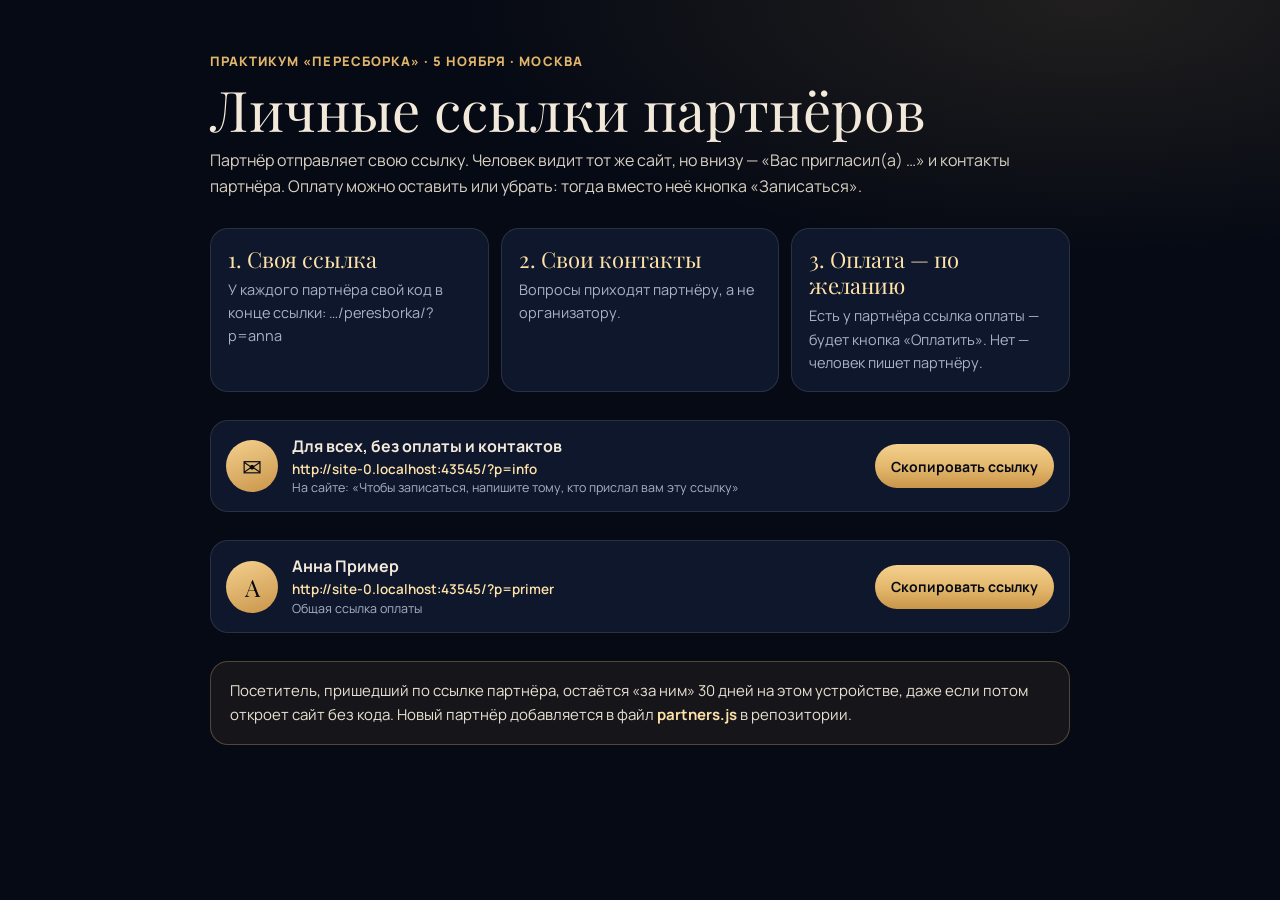
<file: partners.html>
<!doctype html>
<html lang="ru">
<head>
<meta charset="utf-8">
<meta name="viewport" content="width=device-width, initial-scale=1, viewport-fit=cover">
<meta name="robots" content="noindex">
<title>Пересборка — ссылки партнёров</title>
<link rel="stylesheet" href="assets/fonts.css">
<style>
:root{--ink:#060A14;--card:#111B31;--line:rgba(242,233,218,.12);--line-2:rgba(242,233,218,.22);--cream:#F2E9DA;--muted:#A9B1C4;--gold:#E2B66A;--gold-hi:#FFE2A8;
  --serif:"Playfair Display",Georgia,serif;--sans:"Manrope","Segoe UI",system-ui,sans-serif;color-scheme:dark}
*{box-sizing:border-box}
html{background:var(--ink)}
body{margin:0;min-height:100vh;background:radial-gradient(70% 40% at 85% 0%,rgba(226,182,106,.12),transparent 70%),var(--ink);color:var(--cream);font:16px/1.6 var(--sans);
  padding:48px max(16px,env(safe-area-inset-right,0px)) 64px max(16px,env(safe-area-inset-left,0px))}
.wrap{max-width:860px;margin:0 auto;display:grid;gap:28px}
.eb{font-size:13px;font-weight:800;letter-spacing:.08em;text-transform:uppercase;color:var(--gold)}
h1{margin:6px 0 0;font:400 clamp(34px,6vw,56px)/1.05 var(--serif)}
p{margin:0;color:#D9D1C3}
.steps{display:grid;grid-template-columns:repeat(3,minmax(0,1fr));gap:12px}
.st{border-radius:18px;padding:18px;background:rgba(17,27,49,.8);box-shadow:inset 0 0 0 1px var(--line)}
.st b{display:block;font:400 22px/1.2 var(--serif);color:var(--gold-hi)}
.st span{display:block;margin-top:6px;color:var(--muted);font-size:14.5px}
.list{display:grid;gap:12px}
.pt{display:grid;grid-template-columns:52px minmax(0,1fr) auto;gap:14px;align-items:center;border-radius:18px;padding:14px 16px;background:rgba(17,27,49,.8);box-shadow:inset 0 0 0 1px var(--line)}
.av{width:52px;height:52px;border-radius:50%;display:grid;place-items:center;font:400 24px var(--serif);color:var(--ink);background:linear-gradient(160deg,#F4D08E,#C9954A);object-fit:cover}
.pt b{display:block;font-size:16px}
.pt code{display:block;font:600 13.5px/1.4 var(--sans);color:var(--gold-hi);word-break:break-all}
.pt small{display:block;color:var(--muted);font-size:12.5px}
.btn{appearance:none;border:0;cursor:pointer;min-height:44px;padding:0 16px;border-radius:999px;font:700 14px var(--sans);color:var(--ink);background:linear-gradient(180deg,#F4D08E,#E2B66A 55%,#C9954A)}
.btn:focus-visible{outline:2px solid var(--gold-hi);outline-offset:3px}
.note{border-radius:18px;padding:18px 20px;background:rgba(226,182,106,.07);box-shadow:inset 0 0 0 1px rgba(226,182,106,.3);font-size:15px;color:#E9E1D2}
.note b{color:var(--gold-hi)}
a{color:var(--gold-hi)}
@media (max-width:640px){.steps{grid-template-columns:minmax(0,1fr)}.pt{grid-template-columns:44px minmax(0,1fr)}.pt .btn{grid-column:1 / -1}.av{width:44px;height:44px}}
</style>
</head>
<body>
<div class="wrap">
  <header>
    <span class="eb">Практикум «Пересборка» · 5 ноября · Москва</span>
    <h1>Личные ссылки партнёров</h1>
    <p style="margin-top:10px">Партнёр отправляет свою ссылку. Человек видит тот же сайт, но внизу — «Вас пригласил(а) …» и контакты партнёра. Оплату можно оставить или убрать: тогда вместо неё кнопка «Записаться».</p>
  </header>
  <div class="steps">
    <div class="st"><b>1. Своя ссылка</b><span>У каждого партнёра свой код в конце ссылки: …/peresborka/?p=anna</span></div>
    <div class="st"><b>2. Свои контакты</b><span>Вопросы приходят партнёру, а не организатору.</span></div>
    <div class="st"><b>3. Оплата — по желанию</b><span>Есть у партнёра ссылка оплаты — будет кнопка «Оплатить». Нет — человек пишет партнёру.</span></div>
  </div>
  <section class="list" aria-label="Универсальная ссылка">
    <div class="pt" id="info-row"><span class="av" aria-hidden="true">✉</span><div style="min-width:0"><b>Для всех, без оплаты и контактов</b><code id="info-url"></code><small>На сайте: «Чтобы записаться, напишите тому, кто прислал вам эту ссылку»</small></div><button class="btn" type="button" id="info-copy">Скопировать ссылку</button></div>
  </section>
  <section class="list" id="list" aria-label="Партнёры"></section>
  <p class="note" id="empty" hidden>Партнёров пока нет. Их добавляют в файл <b>partners.js</b> в репозитории на GitHub.</p>
  <p class="note">Посетитель, пришедший по ссылке партнёра, остаётся «за ним» 30 дней на этом устройстве, даже если потом откроет сайт без кода. Новый партнёр добавляется в файл <b>partners.js</b> в репозитории.</p>
</div>
<script src="partners.js"></script>
<script>
const BASE = location.href.replace(/partners\.html.*$/, '');
const P = window.PARTNERS || {}, list = document.getElementById('list');
const E = s => String(s).replace(/[&<>"]/g, c => ({'&':'&amp;','<':'&lt;','>':'&gt;','"':'&quot;'}[c]));
const ids = Object.keys(P);
document.getElementById('empty').hidden = ids.length > 0;
ids.forEach(id => {
  const p = P[id], url = BASE + '?p=' + encodeURIComponent(id);
  const el = document.createElement('div'); el.className = 'pt';
  el.innerHTML = (p.photo ? '<img class="av" src="'+E(p.photo)+'" alt="">' : '<span class="av">'+E((p.name||'?').charAt(0))+'</span>') +
    '<div style="min-width:0"><b>'+E(p.name||id)+'</b><code>'+E(url)+'</code><small>'+(p.pay ? 'Своя ссылка оплаты' : 'Общая ссылка оплаты')+'</small></div>' +
    '<button class="btn" type="button">Скопировать ссылку</button>';
  el.querySelector('button').onclick = e => {
    const b = e.currentTarget, done = () => { b.textContent = 'Скопировано'; setTimeout(() => b.textContent = 'Скопировать ссылку', 1800); };
    try { navigator.clipboard.writeText(url).then(done, () => sel(el)); } catch (x) { sel(el); }
  };
  list.appendChild(el);
});
(function(){ const u = BASE + '?p=info', b = document.getElementById('info-copy'), row = document.getElementById('info-row');
  document.getElementById('info-url').textContent = u;
  b.onclick = () => { const done = () => { b.textContent = 'Скопировано'; setTimeout(() => b.textContent = 'Скопировать ссылку', 1800); };
    try { navigator.clipboard.writeText(u).then(done, () => sel(row)); } catch (x) { sel(row); } };
})();
function sel(el){ const r = document.createRange(); r.selectNodeContents(el.querySelector('code')); const s = getSelection(); s.removeAllRanges(); s.addRange(r); }
</script>
</body>
</html>
</file>
<file: assets/fonts.css>
@font-face{font-family:'Playfair Display';font-style:normal;font-weight:400;font-display:swap;src:url(playfair-display-cyrillic-400-normal.woff2) format('woff2');unicode-range:U+0301,U+0400-045F,U+0490-0491,U+04B0-04B1,U+2116}
@font-face{font-family:'Playfair Display';font-style:normal;font-weight:400;font-display:swap;src:url(playfair-display-latin-400-normal.woff2) format('woff2');unicode-range:U+0000-00FF,U+0131,U+0152-0153,U+02BB-02BC,U+02C6,U+02DA,U+02DC,U+0304,U+0308,U+0329,U+2000-206F,U+20AC,U+2122,U+2191,U+2193,U+2212,U+2215,U+FEFF,U+FFFD}
@font-face{font-family:'Playfair Display';font-style:normal;font-weight:500;font-display:swap;src:url(playfair-display-cyrillic-500-normal.woff2) format('woff2');unicode-range:U+0301,U+0400-045F,U+0490-0491,U+04B0-04B1,U+2116}
@font-face{font-family:'Playfair Display';font-style:normal;font-weight:500;font-display:swap;src:url(playfair-display-latin-500-normal.woff2) format('woff2');unicode-range:U+0000-00FF,U+0131,U+0152-0153,U+02BB-02BC,U+02C6,U+02DA,U+02DC,U+0304,U+0308,U+0329,U+2000-206F,U+20AC,U+2122,U+2191,U+2193,U+2212,U+2215,U+FEFF,U+FFFD}
@font-face{font-family:'Playfair Display';font-style:normal;font-weight:600;font-display:swap;src:url(playfair-display-cyrillic-600-normal.woff2) format('woff2');unicode-range:U+0301,U+0400-045F,U+0490-0491,U+04B0-04B1,U+2116}
@font-face{font-family:'Playfair Display';font-style:normal;font-weight:600;font-display:swap;src:url(playfair-display-latin-600-normal.woff2) format('woff2');unicode-range:U+0000-00FF,U+0131,U+0152-0153,U+02BB-02BC,U+02C6,U+02DA,U+02DC,U+0304,U+0308,U+0329,U+2000-206F,U+20AC,U+2122,U+2191,U+2193,U+2212,U+2215,U+FEFF,U+FFFD}
@font-face{font-family:'Manrope';font-style:normal;font-weight:400;font-display:swap;src:url(manrope-cyrillic-400-normal.woff2) format('woff2');unicode-range:U+0301,U+0400-045F,U+0490-0491,U+04B0-04B1,U+2116}
@font-face{font-family:'Manrope';font-style:normal;font-weight:400;font-display:swap;src:url(manrope-latin-400-normal.woff2) format('woff2');unicode-range:U+0000-00FF,U+0131,U+0152-0153,U+02BB-02BC,U+02C6,U+02DA,U+02DC,U+0304,U+0308,U+0329,U+2000-206F,U+20AC,U+2122,U+2191,U+2193,U+2212,U+2215,U+FEFF,U+FFFD}
@font-face{font-family:'Manrope';font-style:normal;font-weight:500;font-display:swap;src:url(manrope-cyrillic-500-normal.woff2) format('woff2');unicode-range:U+0301,U+0400-045F,U+0490-0491,U+04B0-04B1,U+2116}
@font-face{font-family:'Manrope';font-style:normal;font-weight:500;font-display:swap;src:url(manrope-latin-500-normal.woff2) format('woff2');unicode-range:U+0000-00FF,U+0131,U+0152-0153,U+02BB-02BC,U+02C6,U+02DA,U+02DC,U+0304,U+0308,U+0329,U+2000-206F,U+20AC,U+2122,U+2191,U+2193,U+2212,U+2215,U+FEFF,U+FFFD}
@font-face{font-family:'Manrope';font-style:normal;font-weight:600;font-display:swap;src:url(manrope-cyrillic-600-normal.woff2) format('woff2');unicode-range:U+0301,U+0400-045F,U+0490-0491,U+04B0-04B1,U+2116}
@font-face{font-family:'Manrope';font-style:normal;font-weight:600;font-display:swap;src:url(manrope-latin-600-normal.woff2) format('woff2');unicode-range:U+0000-00FF,U+0131,U+0152-0153,U+02BB-02BC,U+02C6,U+02DA,U+02DC,U+0304,U+0308,U+0329,U+2000-206F,U+20AC,U+2122,U+2191,U+2193,U+2212,U+2215,U+FEFF,U+FFFD}
@font-face{font-family:'Manrope';font-style:normal;font-weight:700;font-display:swap;src:url(manrope-cyrillic-700-normal.woff2) format('woff2');unicode-range:U+0301,U+0400-045F,U+0490-0491,U+04B0-04B1,U+2116}
@font-face{font-family:'Manrope';font-style:normal;font-weight:700;font-display:swap;src:url(manrope-latin-700-normal.woff2) format('woff2');unicode-range:U+0000-00FF,U+0131,U+0152-0153,U+02BB-02BC,U+02C6,U+02DA,U+02DC,U+0304,U+0308,U+0329,U+2000-206F,U+20AC,U+2122,U+2191,U+2193,U+2212,U+2215,U+FEFF,U+FFFD}
@font-face{font-family:'Manrope';font-style:normal;font-weight:800;font-display:swap;src:url(manrope-cyrillic-800-normal.woff2) format('woff2');unicode-range:U+0301,U+0400-045F,U+0490-0491,U+04B0-04B1,U+2116}
@font-face{font-family:'Manrope';font-style:normal;font-weight:800;font-display:swap;src:url(manrope-latin-800-normal.woff2) format('woff2');unicode-range:U+0000-00FF,U+0131,U+0152-0153,U+02BB-02BC,U+02C6,U+02DA,U+02DC,U+0304,U+0308,U+0329,U+2000-206F,U+20AC,U+2122,U+2191,U+2193,U+2212,U+2215,U+FEFF,U+FFFD}
@font-face{font-family:'Caveat';font-style:normal;font-weight:500;font-display:swap;src:url(caveat-cyrillic-500-normal.woff2) format('woff2');unicode-range:U+0301,U+0400-045F,U+0490-0491,U+04B0-04B1,U+2116}
@font-face{font-family:'Caveat';font-style:normal;font-weight:500;font-display:swap;src:url(caveat-latin-500-normal.woff2) format('woff2');unicode-range:U+0000-00FF,U+0131,U+0152-0153,U+02BB-02BC,U+02C6,U+02DA,U+02DC,U+0304,U+0308,U+0329,U+2000-206F,U+20AC,U+2122,U+2191,U+2193,U+2212,U+2215,U+FEFF,U+FFFD}
@font-face{font-family:'Caveat';font-style:normal;font-weight:600;font-display:swap;src:url(caveat-cyrillic-600-normal.woff2) format('woff2');unicode-range:U+0301,U+0400-045F,U+0490-0491,U+04B0-04B1,U+2116}
@font-face{font-family:'Caveat';font-style:normal;font-weight:600;font-display:swap;src:url(caveat-latin-600-normal.woff2) format('woff2');unicode-range:U+0000-00FF,U+0131,U+0152-0153,U+02BB-02BC,U+02C6,U+02DA,U+02DC,U+0304,U+0308,U+0329,U+2000-206F,U+20AC,U+2122,U+2191,U+2193,U+2212,U+2215,U+FEFF,U+FFFD}
</file>
